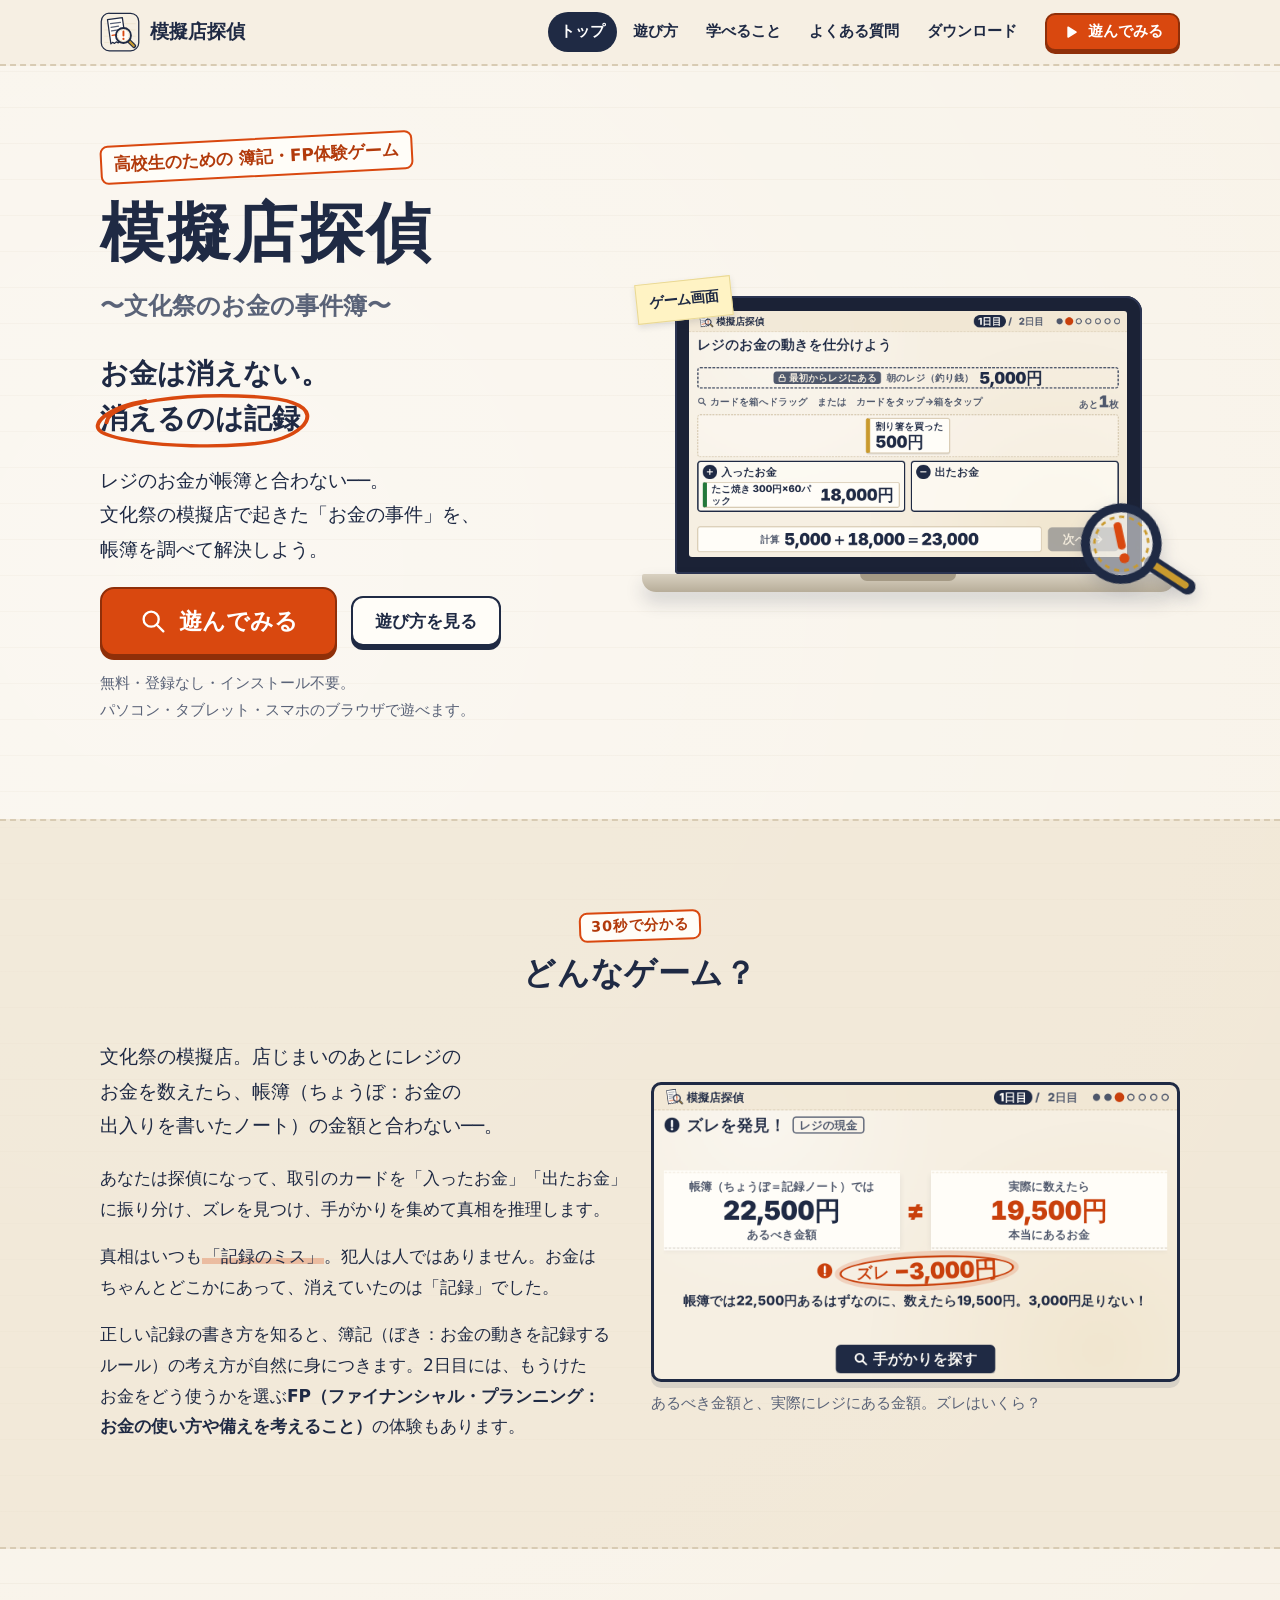
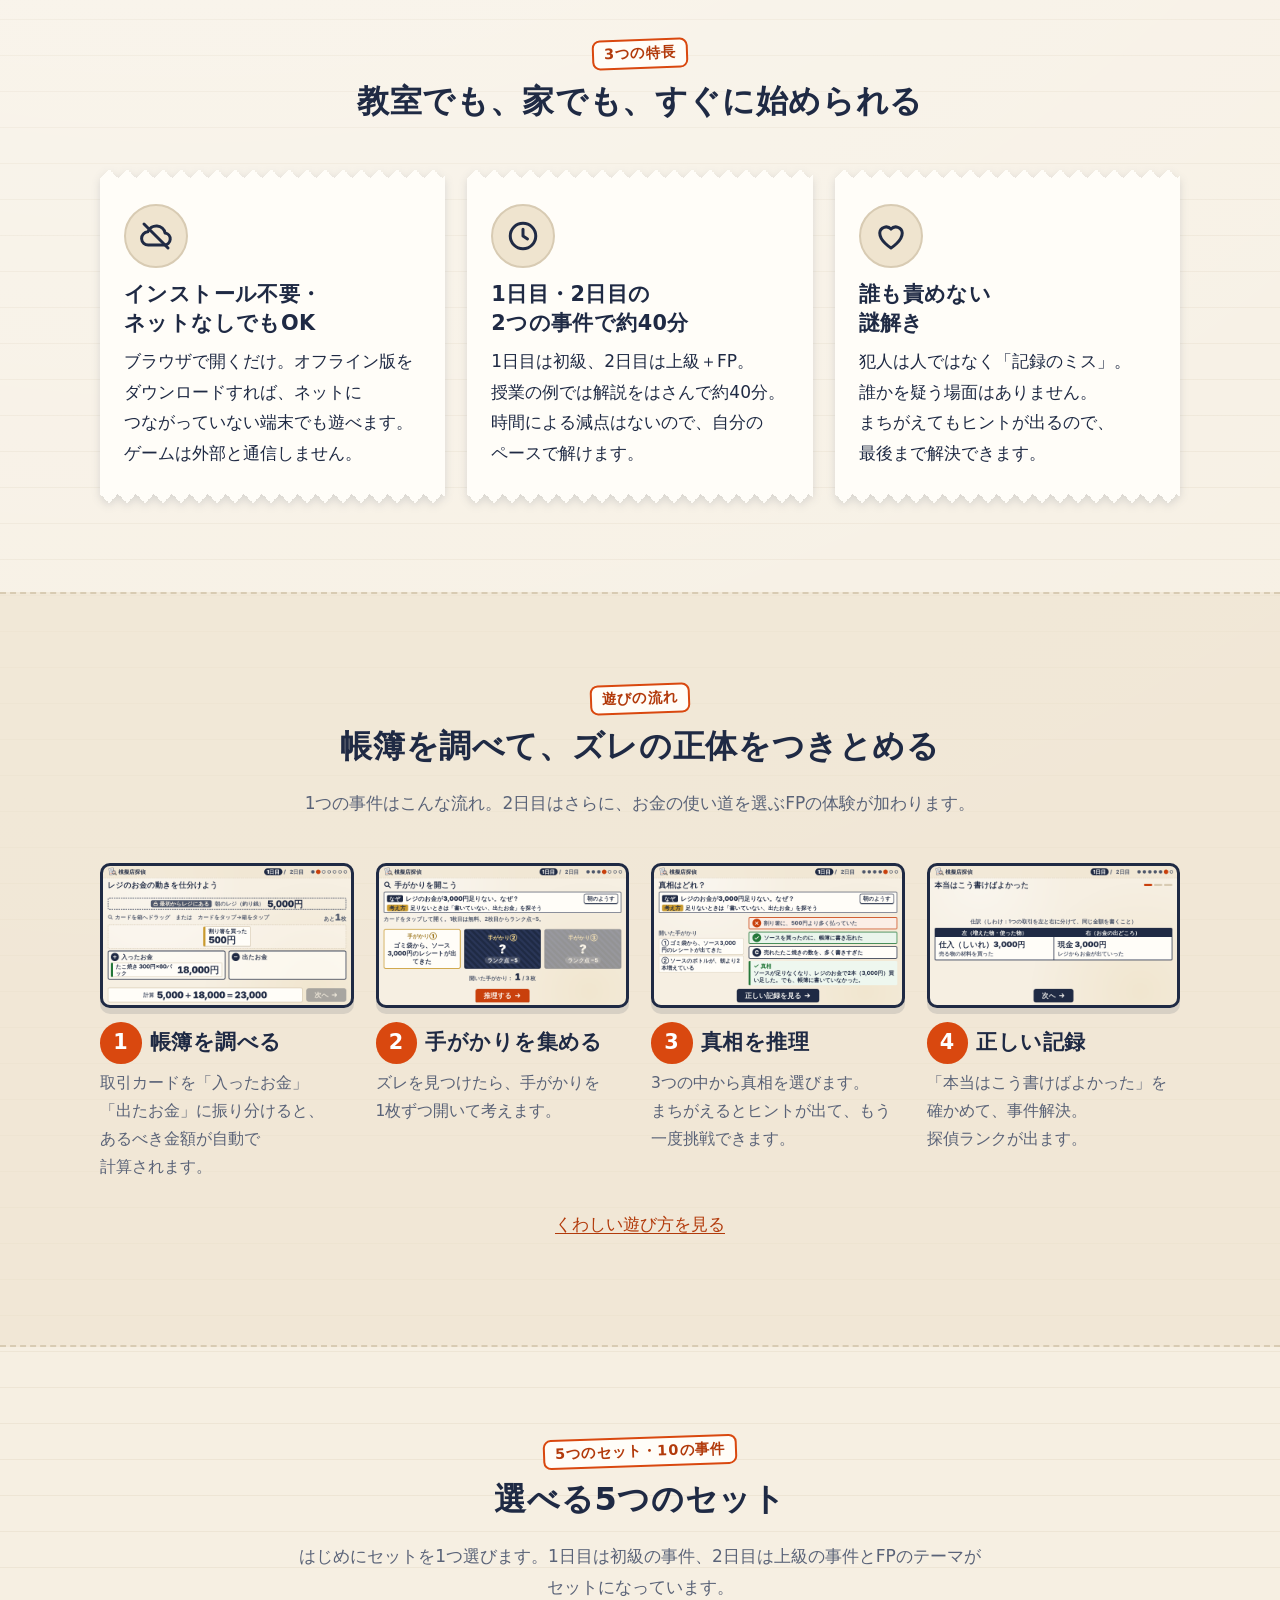
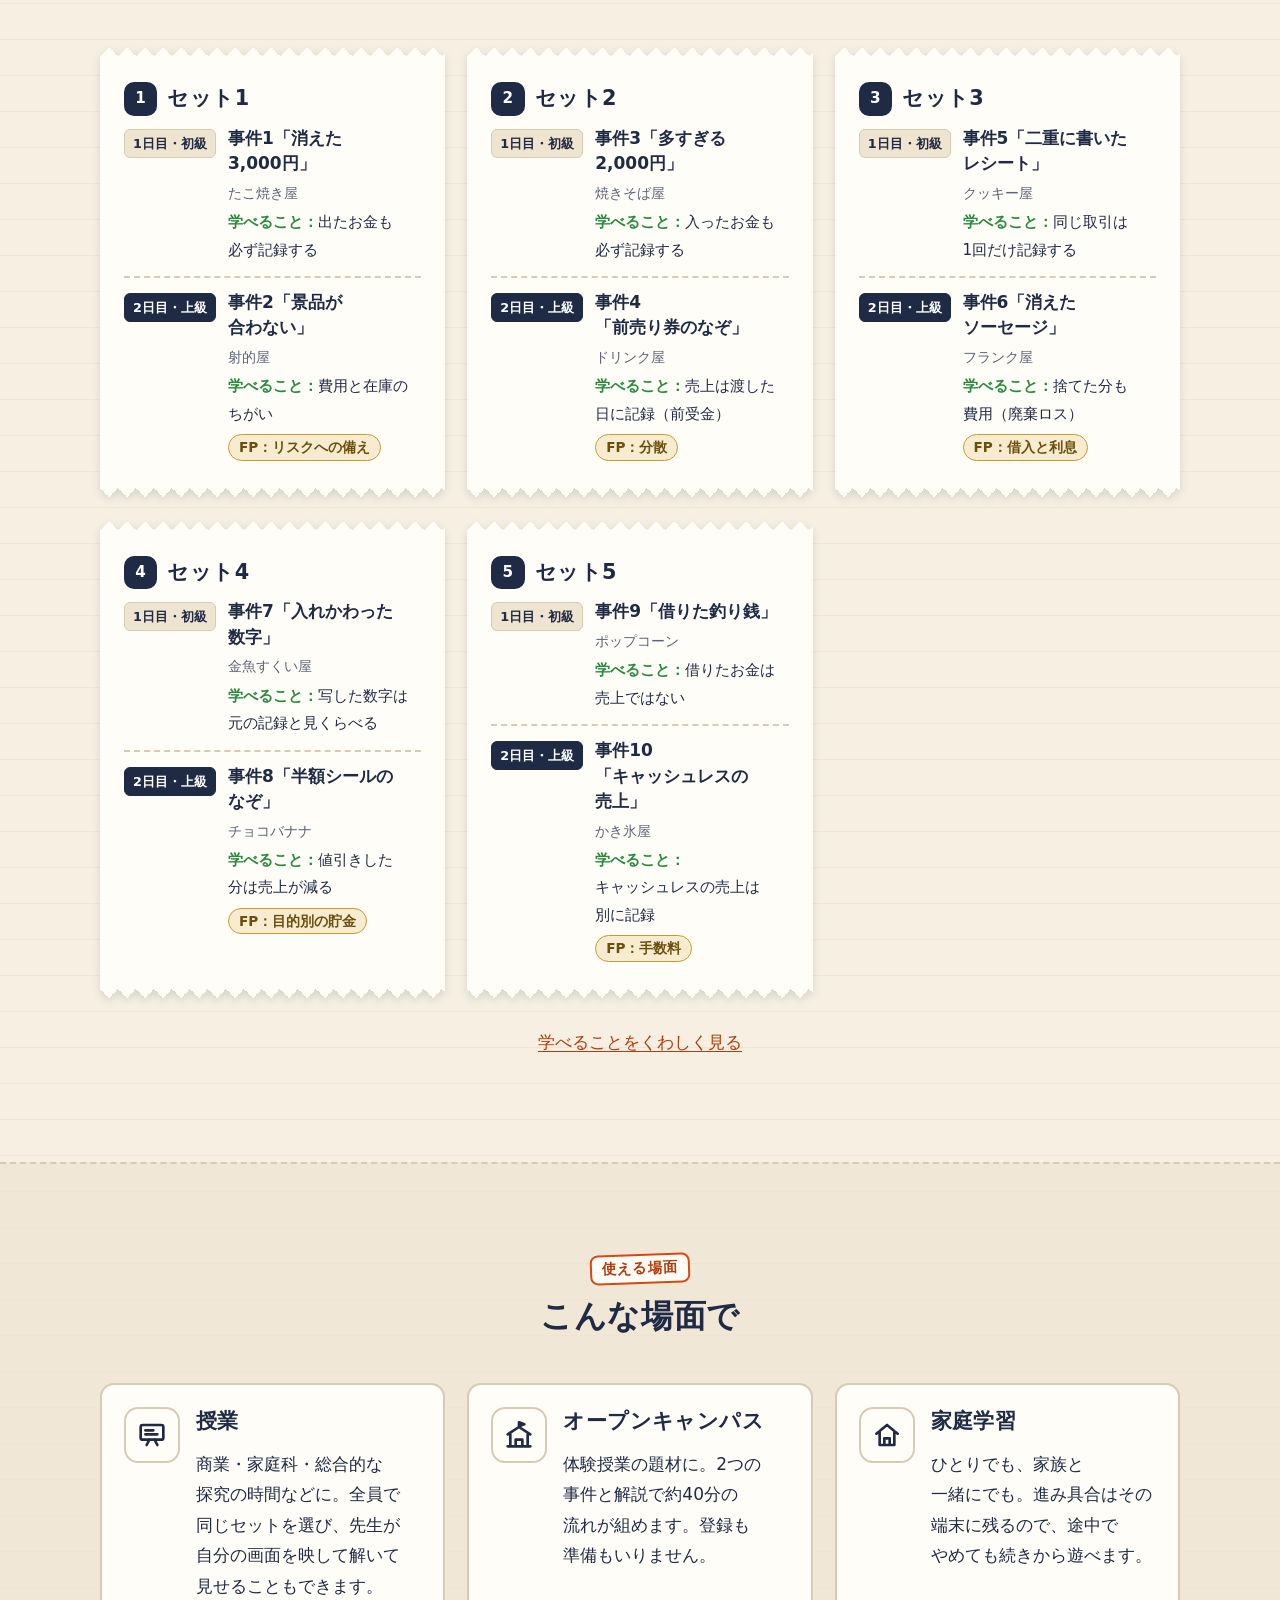
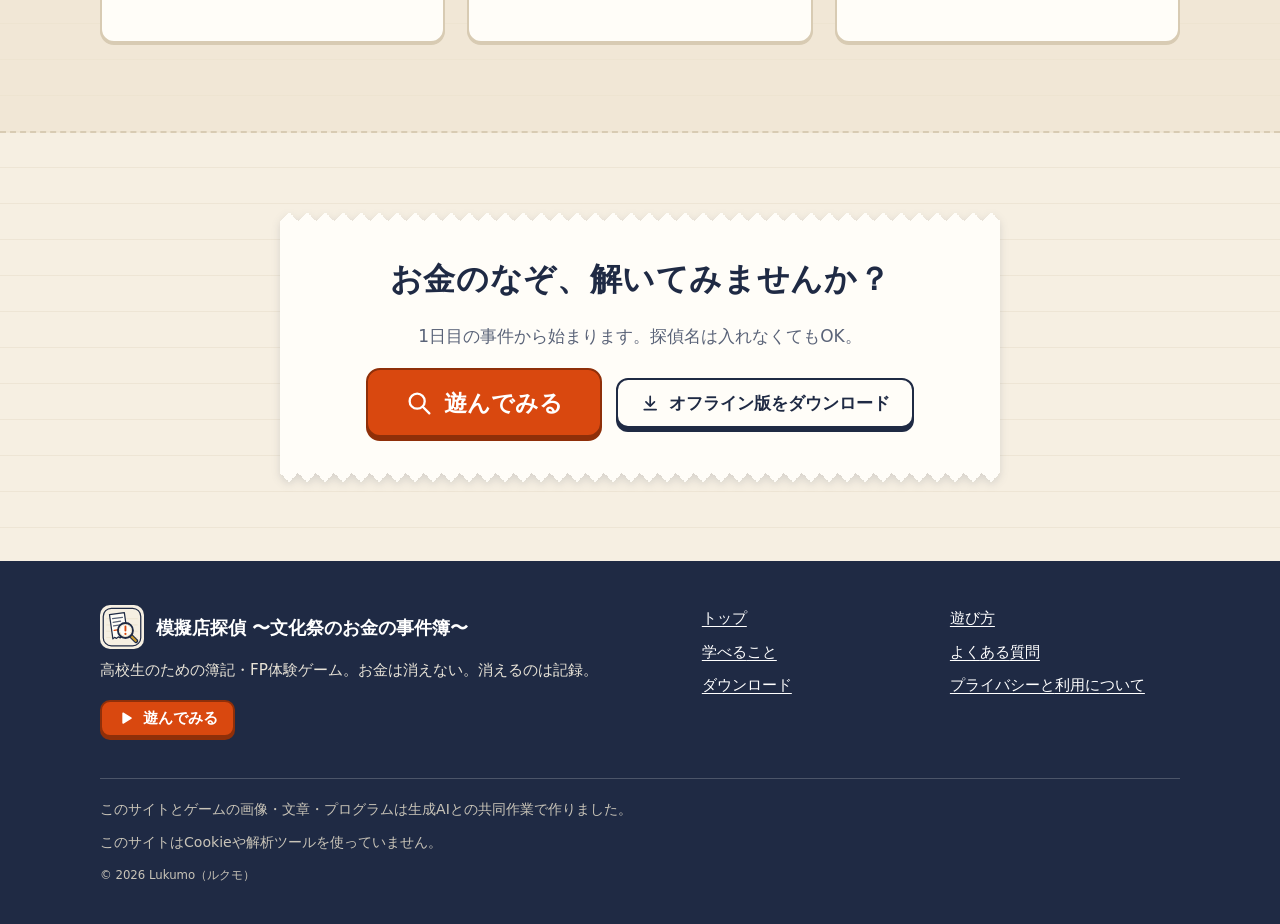
<file: index.html>
<!doctype html>
<html lang="ja" class="no-js">
<head>
<meta charset="utf-8">
<meta name="viewport" content="width=device-width, initial-scale=1">
<title>模擬店探偵 〜文化祭のお金の事件簿〜｜高校生のための簿記・FP体験ゲーム</title>
<meta name="description" content="高校生のための簿記・FP体験ゲーム。文化祭の模擬店で起きたお金の「事件」を、帳簿を調べて解決します。お金は消えない。消えるのは記録。ブラウザで無料・インストール不要。">
<meta name="theme-color" content="#f6efe2">
<link rel="icon" href="play/icon/favicon.svg" type="image/svg+xml">
<link rel="icon" href="play/icon/favicon-32.png" sizes="32x32" type="image/png">
<link rel="apple-touch-icon" href="play/icon/apple-touch-icon.png">
<meta property="og:type" content="website">
<meta property="og:site_name" content="模擬店探偵 〜文化祭のお金の事件簿〜">
<meta property="og:title" content="模擬店探偵 〜文化祭のお金の事件簿〜｜高校生のための簿記・FP体験ゲーム">
<meta property="og:description" content="高校生のための簿記・FP体験ゲーム。文化祭の模擬店で起きたお金の「事件」を、帳簿を調べて解決します。お金は消えない。消えるのは記録。ブラウザで無料・インストール不要。">
<meta property="og:image" content="https://mogiten-tantei.github.io/assets/shots/title.png">
<meta property="og:url" content="https://mogiten-tantei.github.io/">
<link rel="canonical" href="https://mogiten-tantei.github.io/">
<meta property="og:locale" content="ja_JP">
<meta name="twitter:card" content="summary_large_image">
<link rel="stylesheet" href="assets/style.css">
<script src="assets/site.js" defer></script>
</head>
<body>
<a class="skip" href="#main">本文へ<wbr>移動</a>
<header class="site-header">
  <div class="wrap header-inner">
    <a class="brand" href="index.html"><img src="play/icon/icon.svg" width="40" height="40" alt="">模擬店探偵</a>
    <nav class="nav" id="site-nav" aria-label="メインメニュー">
      <ul>
        <li><a href="index.html" aria-current="page">トップ</a></li>
        <li><a href="how-to-play.html">遊び方</a></li>
        <li><a href="learn.html">学べる<wbr>こと</a></li>
        <li><a href="faq.html">よく<wbr>ある<wbr>質問</a></li>
        <li><a href="download.html">ダウンロード</a></li>
      </ul>
    </nav>
    <a class="btn btn-play btn-sm header-play" href="play/index.html"><svg class="icon" viewBox="0 0 24 24" fill="none" stroke="currentColor" stroke-width="2" stroke-linecap="round" stroke-linejoin="round" aria-hidden="true" focusable="false"><path d="M8 5.5v13l10.5-6.5z" fill="currentColor"/></svg>遊んで<wbr>みる</a>
    <button class="menu-btn" type="button" aria-controls="site-nav" aria-expanded="false" aria-label="メニューを開く"><span class="bars" aria-hidden="true"><span></span><span></span><span></span></span><span class="label">メニュー</span></button>
  </div>
</header>
<main id="main">

<section class="hero">
  <div class="wrap hero-inner">
    <div class="hero-copy">
      <span class="hero-tag">高校生の<wbr>ための<wbr> 簿記・FP体験ゲーム</span>
      <h1>模擬店探偵</h1>
      <p class="subtitle">〜文化祭の<wbr>お金の<wbr>事件簿〜</p>
      <p class="catch">お金は<wbr>消えない。<br><span class="pen-circle">消えるのは<wbr>記録<svg viewBox="0 0 200 60" preserveAspectRatio="none" aria-hidden="true" focusable="false"><path d="M18 34C20 12 90 4 150 8s50 30 22 42S40 60 14 44C2 36 20 18 52 12" fill="none" stroke="#d9480f" stroke-width="3.5" stroke-linecap="round"/></svg></span></p>
      <p class="lead">レジの<wbr>お金が<wbr>帳簿と<wbr>合わない<wbr>──。<br>文化祭の<wbr>模擬店で<wbr>起きた<wbr>「お金の<wbr>事件」を、<br>帳簿を<wbr>調べて<wbr>解決しよう。</p>
      <div class="btn-row">
        <a class="btn btn-play btn-lg" href="play/index.html"><svg class="icon" viewBox="0 0 24 24" fill="none" stroke="currentColor" stroke-width="2" stroke-linecap="round" stroke-linejoin="round" aria-hidden="true" focusable="false"><circle cx="10.5" cy="10.5" r="6.5"/><path d="M15.5 15.5 21 21"/></svg>遊んで<wbr>みる</a>
        <a class="btn" href="how-to-play.html">遊び方を<wbr>見る</a>
      </div>
      <p class="note">無料・登録なし・インストール不要。<br>パソコン・タブレット・スマホの<wbr>ブラウザで<wbr>遊べます。</p>
    </div>
    <div class="hero-visual">
      <span class="sticky-note">ゲーム画面</span>
      <div class="laptop">
        <div class="laptop-screen">
          <img src="assets/shots/sort.png" width="1280" height="720" alt="ゲーム画面：レジのお金の動きを「入ったお金」「出たお金」の箱に仕分けている様子。下に計算式 5,000＋18,000＝23,000 が出ている" decoding="async" fetchpriority="high">
        </div>
        <div class="laptop-base"></div>
      </div>
      <svg class="loupe" viewBox="0 0 120 120" aria-hidden="true" focusable="false"><path d="M78 78l30 30" stroke="#1f2a44" stroke-width="16" stroke-linecap="round"/><path d="M80 80l26 26" stroke="#c99a2e" stroke-width="7" stroke-linecap="round"/><circle cx="52" cy="52" r="36" fill="rgba(255,253,248,.55)" stroke="#1f2a44" stroke-width="9"/><circle cx="52" cy="52" r="27" fill="none" stroke="#c99a2e" stroke-width="2.5" stroke-dasharray="5 5"/><path d="M52 34v20" stroke="#d9480f" stroke-width="8" stroke-linecap="round"/><circle cx="52" cy="67" r="5" fill="#d9480f"/></svg>
    </div>
  </div>
</section>

<section class="section section-alt" id="about">
  <div class="wrap">
    <div class="section-head">
      <span class="eyebrow">30秒で<wbr>分かる</span>
      <h2>どんな<wbr>ゲーム？</h2>
    </div>
    <div class="grid grid-2" style="align-items:center">
      <div class="reveal">
        <p class="lead">文化祭の<wbr>模擬店。<wbr>店じまいの<wbr>あとに<wbr>レジの<wbr>お金を<wbr>数えたら、<wbr>帳簿<wbr>（ちょう<wbr>ぼ：お金の<wbr>出入りを<wbr>書いた<wbr>ノート）の<wbr>金額と<wbr>合わない<wbr>──。</p>
        <p>あなたは<wbr>探偵に<wbr>なって、<wbr>取引の<wbr>カードを<wbr>「入った<wbr>お金」<wbr>「出た<wbr>お金」に<wbr>振り分け、<wbr>ズレを<wbr>見つけ、<wbr>手が<wbr>かりを<wbr>集めて<wbr>真相を<wbr>推理します。</p>
        <p>真相は<wbr>いつも<span class="pen">「記録の<wbr>ミス」</span>。<wbr>犯人は<wbr>人ではありません。<wbr>お金は<wbr>ちゃんと<wbr>どこかに<wbr>あって、<wbr>消えていたのは<wbr>「記録」でした。</p>
        <p>正しい<wbr>記録の<wbr>書き方を<wbr>知ると、<wbr>簿記<wbr>（ぼき：お金の<wbr>動きを<wbr>記録する<wbr>ルール）の<wbr>考え方が<wbr>自然に<wbr>身に<wbr>つきます。<wbr>2日目には、<wbr>もうけた<wbr>お金を<wbr>どう<wbr>使うかを<wbr>選ぶ<strong>FP<wbr>（ファイナンシャル・プランニング：お金の<wbr>使い方や<wbr>備えを<wbr>考える<wbr>こと）</strong>の<wbr>体験も<wbr>あります。</p>
      </div>
      <figure class="reveal">
        <div class="shot"><img src="assets/shots/gap.png" width="1280" height="720" alt="ゲーム画面：あるべきお金と実際のお金を並べ、ズレを朱色で強調している" loading="lazy" decoding="async"></div>
        <figcaption>あるべき<wbr>金額と、<wbr>実際に<wbr>レジに<wbr>ある<wbr>金額。<wbr>ズレは<wbr>いくら？</figcaption>
      </figure>
    </div>
  </div>
</section>

<section class="section" id="features">
  <div class="wrap">
    <div class="section-head">
      <span class="eyebrow">3つの<wbr>特長</span>
      <h2>教室でも、<wbr>家でも、<wbr>すぐに<wbr>始められる</h2>
    </div>
    <div class="grid grid-3">
      <div class="receipt feature reveal">
        <div class="f-icon"><svg class="icon" viewBox="0 0 24 24" fill="none" stroke="currentColor" stroke-width="2" stroke-linecap="round" stroke-linejoin="round" aria-hidden="true" focusable="false"><path d="M7 18h10.5a4 4 0 0 0 .6-7.95A6 6 0 0 0 6.6 9.2 4.4 4.4 0 0 0 7 18z"/><path d="M4 4l16 16"/></svg></div>
        <h3>インストール不要・<br>ネットなしでも<wbr>OK</h3>
        <p>ブラウザで<wbr>開くだけ。<wbr>オフライン版を<wbr>ダウンロードすれば、<wbr>ネットに<wbr>つながっていない<wbr>端末でも<wbr>遊べます。<wbr>ゲームは<wbr>外部と<wbr>通信しません。</p>
      </div>
      <div class="receipt feature reveal">
        <div class="f-icon"><svg class="icon" viewBox="0 0 24 24" fill="none" stroke="currentColor" stroke-width="2" stroke-linecap="round" stroke-linejoin="round" aria-hidden="true" focusable="false"><circle cx="12" cy="12" r="8.5"/><path d="M12 7.5V12l3 2"/></svg></div>
        <h3>1日目・2日目の<br>2つの<wbr>事件で<wbr>約40分</h3>
        <p>1日目は<wbr>初級、<wbr>2日目は<wbr>上級＋FP。<wbr>授業の<wbr>例では<wbr>解説を<wbr>はさんで<wbr>約40分。<wbr>時間に<wbr>よる<wbr>減点は<wbr>ないので、<wbr>自分の<wbr>ペースで<wbr>解けます。</p>
      </div>
      <div class="receipt feature reveal">
        <div class="f-icon"><svg class="icon" viewBox="0 0 24 24" fill="none" stroke="currentColor" stroke-width="2" stroke-linecap="round" stroke-linejoin="round" aria-hidden="true" focusable="false"><path d="M12 20s-7.5-4.6-7.5-10A4.3 4.3 0 0 1 12 7.4 4.3 4.3 0 0 1 19.5 10c0 5.4-7.5 10-7.5 10z"/></svg></div>
        <h3>誰も<wbr>責めない<br>謎<wbr>解き</h3>
        <p>犯人は<wbr>人ではなく<wbr>「記録の<wbr>ミス」。<wbr>誰かを<wbr>疑う<wbr>場面は<wbr>ありません。<wbr>まちがえても<wbr>ヒントが<wbr>出るので、<wbr>最後まで<wbr>解決できます。</p>
      </div>
    </div>
  </div>
</section>

<section class="section section-alt" id="flow">
  <div class="wrap">
    <div class="section-head">
      <span class="eyebrow">遊びの<wbr>流れ</span>
      <h2>帳簿を<wbr>調べて、<wbr>ズレの<wbr>正体を<wbr>つきとめる</h2>
      <p>1つの<wbr>事件は<wbr>こんな<wbr>流れ。<wbr>2日目は<wbr>さらに、<wbr>お金の<wbr>使い道を<wbr>選ぶ<wbr>FPの<wbr>体験が<wbr>加わります。</p>
    </div>
    <ol class="grid grid-4 digest">
      <li class="reveal"><div class="shot"><img src="assets/shots/sort.png" width="1280" height="720" alt="仕分けの画面：取引カードを入ったお金・出たお金の箱へ動かす" loading="lazy" decoding="async"></div><h3><span class="num">1</span>帳簿を<wbr>調べる</h3><p>取引カードを<wbr>「入った<wbr>お金」<wbr>「出た<wbr>お金」に<wbr>振り分けると、<wbr>あるべき<wbr>金額が<wbr>自動で<wbr>計算されます。</p></li>
      <li class="reveal"><div class="shot"><img src="assets/shots/clues.png" width="1280" height="720" alt="手がかりの画面：手がかりのカードを1枚ずつ開く" loading="lazy" decoding="async"></div><h3><span class="num">2</span>手が<wbr>かりを<wbr>集める</h3><p>ズレを<wbr>見つけたら、<wbr>手が<wbr>かりを<wbr>1枚ずつ<wbr>開いて<wbr>考えます。</p></li>
      <li class="reveal"><div class="shot"><img src="assets/shots/truth.png" width="1280" height="720" alt="推理の画面：真相を3つの選択肢から選ぶ" loading="lazy" decoding="async"></div><h3><span class="num">3</span>真相を<wbr>推理</h3><p>3つの<wbr>中から<wbr>真相を<wbr>選びます。<wbr>まちがえると<wbr>ヒントが<wbr>出て、<wbr>もう<wbr>一度<wbr>挑戦できます。</p></li>
      <li class="reveal"><div class="shot"><img src="assets/shots/record.png" width="1280" height="720" alt="正しい記録の画面：仕訳を左右に分けて、やさしい言い換えつきで表示" loading="lazy" decoding="async"></div><h3><span class="num">4</span>正しい<wbr>記録</h3><p>「本当は<wbr>こう<wbr>書けば<wbr>よかった」を<wbr>確かめて、<wbr>事件解決。<wbr>探偵ランクが<wbr>出ます。</p></li>
    </ol>
    <p class="center" style="margin-top:28px"><a href="how-to-play.html">くわしい<wbr>遊び方を<wbr>見る</a></p>
  </div>
</section>

<section class="section" id="sets">
  <div class="wrap">
    <div class="section-head">
      <span class="eyebrow">5つの<wbr>セット・10の<wbr>事件</span>
      <h2>選べる<wbr>5つの<wbr>セット</h2>
      <p>はじめに<wbr>セットを<wbr>1つ<wbr>選びます。<wbr>1日目は<wbr>初級の<wbr>事件、<wbr>2日目は<wbr>上級の<wbr>事件と<wbr>FPの<wbr>テーマが<wbr>セットに<wbr>なっています。</p>
    </div>
    <div class="sets">
    <article class="receipt set-card reveal">
      <h3><span class="set-no">1</span>セット1</h3>
      <div class="day day-1">
        <span class="day-label">1日目・初級</span>
        <div>
          <span class="case-title">事件1<wbr>「消えた<wbr>3,000円」</span>
          <span class="case-shop">た<wbr>こ焼き屋</span>
          <span class="case-learn">出た<wbr>お金も<wbr>必ず<wbr>記録する</span>
          
          
        </div>
      </div>
      <div class="day day-2">
        <span class="day-label">2日目・上級</span>
        <div>
          <span class="case-title">事件2<wbr>「景品が<wbr>合わない」</span>
          <span class="case-shop">射的屋</span>
          <span class="case-learn">費用と<wbr>在庫の<wbr>ちがい</span>
          
          <span class="fp-chip">FP：リスクへの<wbr>備え</span>
        </div>
      </div>
    </article>
    <article class="receipt set-card reveal">
      <h3><span class="set-no">2</span>セット2</h3>
      <div class="day day-1">
        <span class="day-label">1日目・初級</span>
        <div>
          <span class="case-title">事件3<wbr>「多すぎる<wbr>2,000円」</span>
          <span class="case-shop">焼きそば屋</span>
          <span class="case-learn">入った<wbr>お金も<wbr>必ず<wbr>記録する</span>
          
          
        </div>
      </div>
      <div class="day day-2">
        <span class="day-label">2日目・上級</span>
        <div>
          <span class="case-title">事件4<wbr>「前売り券のなぞ」</span>
          <span class="case-shop">ドリンク屋</span>
          <span class="case-learn">売上は<wbr>渡した<wbr>日に<wbr>記録<wbr>（前受金）</span>
          
          <span class="fp-chip">FP：分散</span>
        </div>
      </div>
    </article>
    <article class="receipt set-card reveal">
      <h3><span class="set-no">3</span>セット3</h3>
      <div class="day day-1">
        <span class="day-label">1日目・初級</span>
        <div>
          <span class="case-title">事件5<wbr>「二重に<wbr>書いた<wbr>レシート」</span>
          <span class="case-shop">クッキー屋</span>
          <span class="case-learn">同じ<wbr>取引は<wbr>1回だけ<wbr>記録する</span>
          
          
        </div>
      </div>
      <div class="day day-2">
        <span class="day-label">2日目・上級</span>
        <div>
          <span class="case-title">事件6<wbr>「消えた<wbr>ソーセージ」</span>
          <span class="case-shop">フランク屋</span>
          <span class="case-learn">捨てた<wbr>分も<wbr>費用<wbr>（廃棄ロス）</span>
          
          <span class="fp-chip">FP：借入と<wbr>利息</span>
        </div>
      </div>
    </article>
    <article class="receipt set-card reveal">
      <h3><span class="set-no">4</span>セット4</h3>
      <div class="day day-1">
        <span class="day-label">1日目・初級</span>
        <div>
          <span class="case-title">事件7<wbr>「入れか<wbr>わった<wbr>数字」</span>
          <span class="case-shop">金魚すくい屋</span>
          <span class="case-learn">写した<wbr>数字は<wbr>元の<wbr>記録と<wbr>見くらべる</span>
          
          
        </div>
      </div>
      <div class="day day-2">
        <span class="day-label">2日目・上級</span>
        <div>
          <span class="case-title">事件8<wbr>「半額シールの<wbr>なぞ」</span>
          <span class="case-shop">チョコバナナ</span>
          <span class="case-learn">値<wbr>引きした<wbr>分は<wbr>売上が<wbr>減る</span>
          
          <span class="fp-chip">FP：目的別の<wbr>貯金</span>
        </div>
      </div>
    </article>
    <article class="receipt set-card reveal">
      <h3><span class="set-no">5</span>セット5</h3>
      <div class="day day-1">
        <span class="day-label">1日目・初級</span>
        <div>
          <span class="case-title">事件9<wbr>「借りた<wbr>釣り銭」</span>
          <span class="case-shop">ポップコーン</span>
          <span class="case-learn">借りた<wbr>お金は<wbr>売上ではない</span>
          
          
        </div>
      </div>
      <div class="day day-2">
        <span class="day-label">2日目・上級</span>
        <div>
          <span class="case-title">事件10<wbr>「キャッシュレスの<wbr>売上」</span>
          <span class="case-shop">かき氷屋</span>
          <span class="case-learn">キャッシュレスの<wbr>売上は<wbr>別に<wbr>記録</span>
          
          <span class="fp-chip">FP：手数料</span>
        </div>
      </div>
    </article>
    </div>
    <p class="center" style="margin-top:28px"><a href="learn.html">学べる<wbr>ことを<wbr>くわしく<wbr>見る</a></p>
  </div>
</section>

<section class="section section-alt" id="scenes">
  <div class="wrap">
    <div class="section-head">
      <span class="eyebrow">使える<wbr>場面</span>
      <h2>こんな<wbr>場面で</h2>
    </div>
    <div class="grid grid-3">
      <div class="card scene reveal"><div class="s-icon"><svg class="icon" viewBox="0 0 24 24" fill="none" stroke="currentColor" stroke-width="2" stroke-linecap="round" stroke-linejoin="round" aria-hidden="true" focusable="false"><rect x="3.5" y="4.5" width="17" height="11" rx="1.5"/><path d="M8 19.5l2-4M16 19.5l-2-4M7 8.5h6M7 11.5h9"/></svg></div><div><h3>授業</h3><p>商業・家庭科・総合的な<wbr>探究の<wbr>時間などに。<wbr>全員で<wbr>同じ<wbr>セットを<wbr>選び、<wbr>先生が<wbr>自分の<wbr>画面を<wbr>映して<wbr>解いて<wbr>見せる<wbr>こともできます。</p></div></div>
      <div class="card scene reveal"><div class="s-icon"><svg class="icon" viewBox="0 0 24 24" fill="none" stroke="currentColor" stroke-width="2" stroke-linecap="round" stroke-linejoin="round" aria-hidden="true" focusable="false"><path d="M3.5 20.5h17M5.5 20.5v-9M18.5 20.5v-9M9.5 20.5v-5h5v5M3.5 11.5 12 6l8.5 5.5M12 6V2.5l4 1.5-4 1.5"/></svg></div><div><h3>オープンキャンパス</h3><p>体<wbr>験授業の<wbr>題材に。<wbr>2つの<wbr>事件と<wbr>解説で<wbr>約40分の<wbr>流れが<wbr>組めます。<wbr>登録も<wbr>準備も<wbr>いりません。</p></div></div>
      <div class="card scene reveal"><div class="s-icon"><svg class="icon" viewBox="0 0 24 24" fill="none" stroke="currentColor" stroke-width="2" stroke-linecap="round" stroke-linejoin="round" aria-hidden="true" focusable="false"><path d="M4 11 12 4.5 20 11M6.5 9v10.5h11V9M10 19.5v-5h4v5"/></svg></div><div><h3>家庭学習</h3><p>ひとりでも、<wbr>家族と<wbr>一緒にでも。<wbr>進み具合は<wbr>その<wbr>端末に<wbr>残るので、<wbr>途中で<wbr>やめても<wbr>続きから<wbr>遊べます。</p></div></div>
    </div>
  </div>
</section>

<section class="section cta">
  <div class="wrap">
    <div class="receipt reveal">
      <h2>お金の<wbr>なぞ、<wbr>解いてみませんか？</h2>
      <p class="muted">1日目の<wbr>事件から<wbr>始まります。<wbr>探偵名は<wbr>入れなくても<wbr>OK。</p>
      <div class="btn-row">
        <a class="btn btn-play btn-lg" href="play/index.html"><svg class="icon" viewBox="0 0 24 24" fill="none" stroke="currentColor" stroke-width="2" stroke-linecap="round" stroke-linejoin="round" aria-hidden="true" focusable="false"><circle cx="10.5" cy="10.5" r="6.5"/><path d="M15.5 15.5 21 21"/></svg>遊んで<wbr>みる</a>
        <a class="btn" href="download.html"><svg class="icon" viewBox="0 0 24 24" fill="none" stroke="currentColor" stroke-width="2" stroke-linecap="round" stroke-linejoin="round" aria-hidden="true" focusable="false"><path d="M12 4v11M7 10.5l5 5 5-5M5 19.5h14"/></svg>オフライン版を<wbr>ダウンロード</a>
      </div>
    </div>
  </div>
</section>
</main>
<footer class="site-footer">
  <div class="wrap">
    <div class="footer-grid">
      <div>
        <div class="footer-brand"><img src="play/icon/icon.svg" width="44" height="44" alt="">模擬店探偵 〜文化祭の<wbr>お金の<wbr>事件簿〜</div>
        <p>高校生の<wbr>ための<wbr>簿記・FP体験ゲーム。<wbr>お金は<wbr>消えない。<wbr>消えるのは<wbr>記録。</p>
        <p><a class="btn btn-play btn-sm" href="play/index.html"><svg class="icon" viewBox="0 0 24 24" fill="none" stroke="currentColor" stroke-width="2" stroke-linecap="round" stroke-linejoin="round" aria-hidden="true" focusable="false"><path d="M8 5.5v13l10.5-6.5z" fill="currentColor"/></svg>遊んで<wbr>みる</a></p>
      </div>
      <nav class="footer-nav" aria-label="フッターメニュー">
        <ul>
          <li><a href="index.html">トップ</a></li>
          <li><a href="how-to-play.html">遊び方</a></li>
          <li><a href="learn.html">学べる<wbr>こと</a></li>
          <li><a href="faq.html">よく<wbr>ある<wbr>質問</a></li>
          <li><a href="download.html">ダウンロード</a></li>
          <li><a href="privacy.html">プライバシーと<wbr>利用に<wbr>ついて</a></li>
        </ul>
      </nav>
    </div>
    <div class="footer-note">
      <p>この<wbr>サイトと<wbr>ゲームの<wbr>画像・文章・<wbr>プログラムは<wbr>生成AIとの<wbr>共同作業で<wbr>作りました。</p>
      <p>この<wbr>サイトは<wbr>Cookieや<wbr>解析ツールを<wbr>使っていません。</p>
      <p><small>© 2026 Lukumo<wbr>（ルクモ）</small></p>
    </div>
  </div>
</footer>
</body>
</html>
</file>
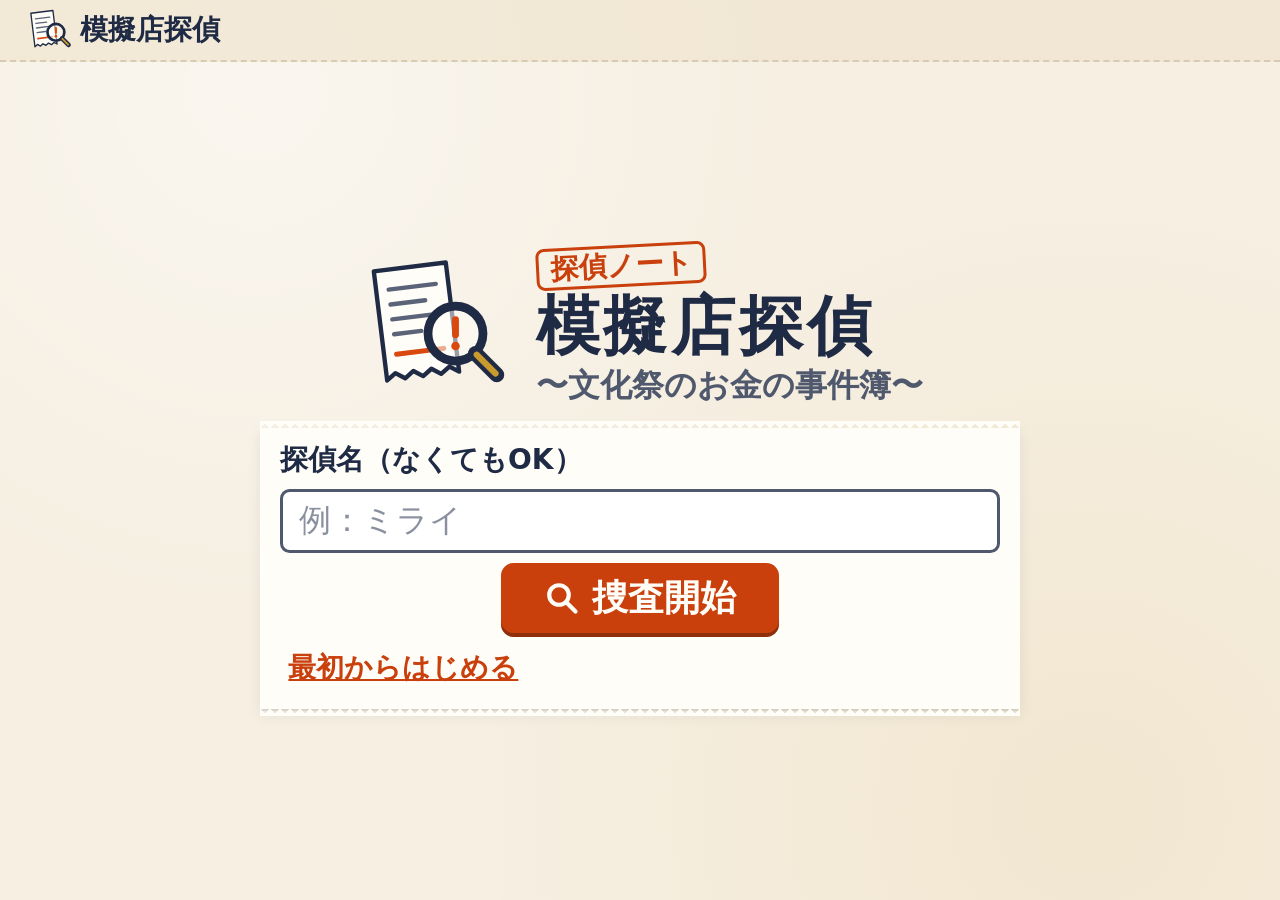
<file: play/index.html>
<!DOCTYPE html>
<html lang="ja">
<head>
<meta charset="utf-8">
<meta name="viewport" content="width=device-width,initial-scale=1,viewport-fit=cover">
<title>模擬店探偵 〜文化祭のお金の事件簿〜</title>
<link rel="icon" href="icon/favicon.svg" type="image/svg+xml">
<link rel="icon" href="icon/favicon-32.png" sizes="32x32" type="image/png">
<link rel="icon" href="icon/favicon-16.png" sizes="16x16" type="image/png">
<link rel="apple-touch-icon" href="icon/apple-touch-icon.png">
<style>
/*
 * 文字サイズの方針（プロジェクターで教室全体に映す前提）
 * 1280×720 を基準に、ビューポートに比例させる（--u = 1280×720 での 1px）。
 * 1280×720 で：本文・ボタン・注記など 28px 以上、金額・数字 48px 以上。
 * --k は --u に「入りきらないときの縮小率 --fit」を掛けたもの（1280×720 では縮めない設計）。
 */
:root{
  --paper:#f6efe2; --paper2:#efe4cf; --ink:#1f2a44; --ink-soft:#4f586c;
  --accent:#c9400c; --ok:#24783a; --gold:#c99a2e; --card:#fffdf8; --line:#d8cbb3;
  --font: system-ui, "Hiragino Maru Gothic ProN", "BIZ UDPGothic", "Meiryo", sans-serif;
  --u: min(calc(100vw / 1280), calc(100vh / 720));
}
body{--k:var(--u)}
.scr{--k:calc(var(--u) * var(--fit, 1))}
body,.scr{
  --f28:calc(28 * var(--k)); --f32:calc(32 * var(--k)); --f36:calc(36 * var(--k));
  --f40:calc(40 * var(--k)); --f48:calc(48 * var(--k)); --f56:calc(56 * var(--k)); --f64:calc(64 * var(--k));
}
*{box-sizing:border-box;margin:0;padding:0}
html,body{height:100%;overflow:hidden}
body{
  font-family:var(--font); color:var(--ink); line-height:1.3; font-size:var(--f28);
  /* 文節の切れ目（ゼロ幅スペース）でだけ改行。入りきらないときだけ、どこでも折り返す */
  word-break:keep-all; overflow-wrap:anywhere; line-break:strict;
  background-color:var(--paper);
  background-image:
    radial-gradient(circle at 20% 10%, rgba(255,255,255,.45), transparent 40%),
    radial-gradient(circle at 85% 90%, rgba(201,154,46,.10), transparent 45%);
  -webkit-text-size-adjust:100%; text-size-adjust:100%;
  -webkit-tap-highlight-color:transparent;
}
#studentRoot{position:fixed; inset:0; display:flex; flex-direction:column; overflow:hidden}
button,input{font:inherit;color:inherit}
button{cursor:pointer}
svg{display:block}
.ico{width:1em;height:1em;display:inline-block;vertical-align:-.12em;flex:none}
b,strong{font-weight:900}

/* ===== ヘッダー ===== */
.top{
  flex:none; display:flex; align-items:center; gap:calc(24 * var(--k));
  padding:0 calc(20 * var(--k)); height:calc(62 * var(--k));
  border-bottom:calc(2 * var(--k)) dashed var(--line); background:rgba(239,228,207,.7);
  font-size:var(--f28);
}
.brand{display:flex;align-items:center;gap:.3em;background:none;border:0;font-weight:900;font-size:var(--f28);padding:0 .2em;border-radius:.3em;height:calc(56 * var(--k))}
.brand svg{width:calc(46 * var(--k));height:calc(46 * var(--k))}
.brand:disabled{cursor:default}
.days{display:flex;align-items:center;gap:.25em;color:var(--ink-soft);font-weight:800;margin-left:auto;font-size:var(--f28)}
.days span{font-size:var(--f28);padding:0 .45em;border-radius:1em}
.days .on{color:var(--card);background:var(--ink)}
.dots{display:flex;gap:calc(10 * var(--k));align-items:center}
.dot{width:calc(18 * var(--k));height:calc(18 * var(--k));border-radius:50%;border:calc(3 * var(--k)) solid var(--ink-soft);background:transparent}
.dot.done{background:var(--ink-soft)}
.dot.now{background:var(--accent);border-color:var(--accent);transform:scale(1.3)}

/* ===== ステージ ===== */
#stage{flex:1;min-height:0;display:flex;flex-direction:column;padding:calc(12 * var(--k)) calc(24 * var(--k)) calc(14 * var(--k))}
.scr{
  font-size:var(--f28);
  flex:1; min-height:0; display:flex; flex-direction:column; gap:calc(12 * var(--k));
  overflow:hidden; width:100%; margin:0 auto;
}
.scr > *{flex:none}
.grow{flex:1 1 auto !important;min-height:0;display:flex;flex-direction:column;justify-content:center;gap:calc(14 * var(--k))}
h1,h2,h3{line-height:1.2}
.hrow{display:flex;align-items:center;gap:calc(16 * var(--k))}
.hrow .h2{flex:1 1 auto;min-width:0}
.h2{font-size:var(--f40);font-weight:900;display:flex;align-items:center;gap:.4em;flex-wrap:wrap;line-height:1.2}
.tag{display:inline-block;font-size:var(--f28);font-weight:800;padding:0 .5em;border-radius:.3em;border:calc(3 * var(--k)) solid currentColor;color:var(--accent);vertical-align:middle;white-space:nowrap;line-height:1.3}
.tag.ink{color:var(--ink-soft)}
.note{color:var(--ink-soft);font-size:var(--f28);font-weight:700}
.center{text-align:center}
.marker{background:linear-gradient(transparent 58%, rgba(217,72,15,.28) 58%);padding:0 .1em}
.num,.isnum{font-variant-numeric:tabular-nums;font-weight:900;white-space:nowrap;font-size:max(var(--f48), 1em);line-height:1.15}
.acc{color:var(--accent)}
.okc{color:var(--ok)}

/* レシート風カード */
.receipt{
  position:relative; background:var(--card); padding:calc(14 * var(--k)) calc(20 * var(--k));
  margin:calc(6 * var(--k)) 0; box-shadow:0 2px 0 rgba(31,42,68,.08), 0 6px 14px rgba(31,42,68,.08);
}
.receipt::before,.receipt::after{
  content:""; position:absolute; left:0; right:0; height:calc(7 * var(--k));
  background:linear-gradient(-45deg, var(--card) calc(5 * var(--k)), transparent 0) 0 0/calc(10 * var(--k)) calc(7 * var(--k)) repeat-x,
             linear-gradient(45deg, var(--card) calc(5 * var(--k)), transparent 0) 0 0/calc(10 * var(--k)) calc(7 * var(--k)) repeat-x;
}
.receipt::before{top:calc(-7 * var(--k));transform:scaleY(-1)}
.receipt::after{bottom:calc(-7 * var(--k))}
.receipt .rule{border-top:calc(2 * var(--k)) dashed var(--line);margin:calc(6 * var(--k)) 0}
.rhead{font-weight:800;color:var(--ink-soft);font-size:var(--f28)}

/* ボタン */
.actions{display:flex;justify-content:center;align-items:center;gap:calc(16 * var(--k));flex-wrap:wrap}
.btn{
  min-height:calc(64 * var(--k)); padding:.2em 1.1em; border-radius:.35em; border:calc(3 * var(--k)) solid var(--ink);
  background:var(--ink); color:var(--card); font-weight:900; font-size:var(--f32); line-height:1.2;
  box-shadow:0 calc(4 * var(--k)) 0 rgba(31,42,68,.35); display:inline-flex;align-items:center;justify-content:center;gap:.35em;
  transition:transform .08s, box-shadow .08s; white-space:nowrap;
}
.btn:active{transform:translateY(3px);box-shadow:0 1px 0 rgba(31,42,68,.35)}
.btn.sec{background:var(--card);color:var(--ink)}
.btn.hot{background:var(--accent);border-color:var(--accent);box-shadow:0 calc(4 * var(--k)) 0 #8f2f09}
.btn.big{font-size:var(--f36);min-height:calc(70 * var(--k))}
.btn:disabled{opacity:.35;cursor:not-allowed;box-shadow:none;transform:none}
.linkbtn{background:none;border:0;min-height:calc(52 * var(--k));padding:0 .3em;color:var(--ink-soft);text-decoration:underline;font-size:var(--f28);font-weight:700}
.linkbtn.danger{color:var(--accent)}
input.txt{
  min-height:calc(64 * var(--k)); width:100%; padding:.1em .5em; border:calc(3 * var(--k)) solid var(--ink-soft); border-radius:.3em;
  background:#fff; font-size:var(--f32);
}
input.txt::placeholder{color:#8a90a0}
input.txt:focus{outline:calc(4 * var(--k)) solid rgba(217,72,15,.35);border-color:var(--accent)}
.err{color:var(--accent);font-weight:800;font-size:var(--f28);display:flex;align-items:center;gap:.3em}
.err:empty{display:none}
.msg{font-weight:800;display:flex;align-items:center;gap:.35em;justify-content:center}

/* ===== P0 ===== */
.p0{justify-content:center;align-items:center;gap:calc(16 * var(--k))}
.p0-hero{display:flex;align-items:center;gap:calc(28 * var(--k))}
.p0-hero .logo{width:calc(150 * var(--k));height:calc(150 * var(--k))}
.p0-hero .logo svg{width:100%;height:100%}
.p0-hero h1{font-size:var(--f64);font-weight:900;letter-spacing:.06em}
.p0-hero .sub{font-size:var(--f32);font-weight:800;color:var(--ink-soft)}
.p0-hero .kick{display:inline-block;font-size:var(--f28);font-weight:800;color:var(--accent);border:calc(3 * var(--k)) solid var(--accent);padding:0 .4em;border-radius:.3em;transform:rotate(-3deg)}
.p0-form{width:calc(760 * var(--k));display:flex;flex-direction:column;gap:calc(10 * var(--k))}
.p0-form label{font-weight:800;font-size:var(--f28)}
.p0-row{display:flex;gap:calc(14 * var(--k));align-items:center}
.p0-row input{flex:1 1 auto;min-width:0}
.p0-row .btn{flex:none}
.p0-links{display:flex;justify-content:space-between;gap:.5em}
.setlist{display:flex;flex-direction:column;gap:calc(6 * var(--k))}
.sethead,.setrow{display:grid;grid-template-columns:calc(64 * var(--k)) 1fr 1fr calc(40 * var(--k));gap:calc(14 * var(--k));align-items:center}
.sethead{font-size:var(--f28);font-weight:900;color:var(--ink-soft);padding:0 calc(12 * var(--k));line-height:1.1}
.setrow{text-align:left;background:var(--card);border:calc(3 * var(--k)) solid var(--line);border-radius:.35em;padding:calc(2 * var(--k)) calc(12 * var(--k));box-shadow:0 calc(3 * var(--k)) 0 rgba(31,42,68,.12)}
.setrow.on{border-color:var(--accent);background:#fff4ec;outline:calc(4 * var(--k)) solid rgba(217,72,15,.25)}
.setno{font-size:var(--f48);font-weight:900;text-align:center;color:var(--ink);line-height:1}
.setrow.on .setno{color:var(--accent)}
.setcell{display:flex;flex-direction:column;min-width:0}
.setti{font-size:var(--f28);font-weight:900;display:flex;align-items:center;gap:.4em;flex-wrap:wrap;line-height:1.15}
.setrow.on .selck{background:var(--accent);border-color:var(--accent)}
.sellearn{font-size:var(--f28);font-weight:800;color:var(--ok);display:flex;align-items:flex-start;gap:.2em;line-height:1.18}
.sellearn .ico{flex:none;width:.9em;height:.9em;margin-top:.15em}
.selck{flex:none;width:calc(40 * var(--k));height:calc(40 * var(--k));border-radius:50%;border:calc(3 * var(--k)) solid var(--line);display:flex;align-items:center;justify-content:center;color:#fff}
.selck .ico{width:70%;height:70%}
.p0 .warn{color:var(--accent);font-weight:800}

/* ===== P1 ===== */
.p1-grid{display:grid;grid-template-columns:calc(330 * var(--k)) 1fr;gap:calc(36 * var(--k));align-items:center}
.p1-ill{display:flex;flex-direction:column;align-items:center;gap:calc(8 * var(--k))}
.p1-ill svg{width:100%;height:auto}
.p1-ill .shop{font-weight:900;font-size:var(--f32);background:var(--ink);color:var(--card);padding:0 .8em;border-radius:1em}
.p1 h2{font-size:var(--f56);font-weight:900;margin:calc(6 * var(--k)) 0}
.p1 ul{list-style:none;display:flex;flex-direction:column;gap:calc(6 * var(--k));font-size:var(--f28);font-weight:700}
.p1 li{display:flex;gap:.45em;align-items:baseline}
.p1 li::before{content:"";flex:none;width:.5em;height:.5em;border-radius:50%;background:var(--gold);transform:translateY(-.1em)}
.case-no{font-weight:800;color:var(--ink-soft);display:flex;align-items:center;gap:.5em}

/* ===== 振り分け ===== */
.sortwrap{display:flex;flex-direction:column;gap:calc(6 * var(--k))}
.how{display:flex;align-items:center;justify-content:space-between;gap:1em;color:var(--ink-soft);font-weight:700}
.how .hw{display:flex;align-items:center;gap:.35em}
.how .acc{font-weight:900}
.deck{display:flex;flex-wrap:wrap;gap:calc(12 * var(--k));justify-content:center;align-items:stretch;min-height:calc(90 * var(--k));padding:calc(4 * var(--k)) calc(8 * var(--k));border:calc(3 * var(--k)) dashed var(--line);border-radius:.3em;background:rgba(255,253,248,.35)}
.deck .empty{align-self:center}
.deck.done{min-height:0;padding:calc(4 * var(--k))}
.tcard{
  touch-action:none; user-select:none; -webkit-user-select:none;
  background:var(--card); border:calc(3 * var(--k)) solid var(--line); border-left:calc(12 * var(--k)) solid var(--gold);
  border-radius:.25em; padding:calc(2 * var(--k)) calc(16 * var(--k)); display:flex; flex-direction:column; align-items:flex-start; justify-content:center;
  min-height:calc(64 * var(--k)); cursor:grab; text-align:left; box-shadow:0 calc(3 * var(--k)) 0 rgba(31,42,68,.12);
}
.tcard .lb{font-size:var(--f28);font-weight:800;line-height:1.25}
.tcard.sel{border-color:var(--accent);outline:calc(5 * var(--k)) solid rgba(217,72,15,.45);transform:translateY(-3px)}
.tcard.ghost{position:fixed;z-index:50;pointer-events:none;opacity:.92;transform:rotate(-3deg) scale(1.04);box-shadow:0 10px 20px rgba(31,42,68,.3)}
.tcard.lift{opacity:.3}
.tcard.shake{animation:shake .45s; border-color:var(--accent)}
@keyframes shake{0%,100%{transform:translateX(0)}20%{transform:translateX(-9px)}40%{transform:translateX(8px)}60%{transform:translateX(-6px)}80%{transform:translateX(4px)}}
.startbox{display:flex;align-items:center;justify-content:center;gap:.6em;padding:0 calc(16 * var(--k));border:calc(4 * var(--k)) dashed var(--ink-soft);border-radius:.3em;background:transparent;cursor:default;user-select:none;-webkit-user-select:none}
.startbox .sbtag{display:inline-flex;align-items:center;gap:.25em;font-size:var(--f28);font-weight:800;color:var(--paper);background:var(--ink-soft);border-radius:.3em;padding:0 .4em}
.startbox .sbtag svg{width:1em;height:1em}
.startbox .lb{font-size:var(--f28);font-weight:800;color:var(--ink-soft)}
.startbox .am{color:var(--ink)}
.tcard.in{cursor:default;border-left-color:var(--ok);padding:0 calc(14 * var(--k));min-height:0;box-shadow:none;width:100%;flex-direction:row;justify-content:space-between;align-items:center;gap:.5em}
.bins{display:grid;grid-template-columns:1fr 1fr;gap:calc(16 * var(--k))}
.bin{
  border:calc(4 * var(--k)) solid var(--ink); border-radius:.35em; background:rgba(255,253,248,.7);
  min-height:calc(100 * var(--k)); padding:calc(8 * var(--k)) calc(12 * var(--k)); display:flex; flex-direction:column; gap:calc(8 * var(--k)); cursor:pointer;
  transition:background .15s, transform .15s;
}
.bin.ready{border-style:dashed;background:rgba(217,72,15,.06)}
.bin.over{background:rgba(201,154,46,.25);transform:scale(1.02)}
.bin .bh{display:flex;align-items:center;gap:.4em;font-weight:900;font-size:var(--f32)}
.bin .sg{width:1.3em;height:1.3em;border-radius:50%;display:flex;align-items:center;justify-content:center;background:var(--ink);color:var(--card);flex:none}
.bin .sg .ico{width:.8em;height:.8em}
.bin .bn{font-size:var(--f28);color:var(--ink-soft);font-weight:700;margin-top:calc(-6 * var(--k))}
.bin .bt{margin-top:auto;display:flex;justify-content:flex-end;align-items:baseline;gap:.4em;color:var(--ink-soft);font-weight:800}
.foot{display:flex;align-items:center;gap:calc(18 * var(--k))}
.foot > .actions{flex:none}
.foot > .formula{flex:1 1 auto}
.formula{
  flex:none; min-width:0; display:flex;align-items:center;justify-content:center;gap:.2em .5em;flex-wrap:wrap;
  background:var(--card);border:calc(3 * var(--k)) solid var(--line);border-radius:.3em;padding:calc(4 * var(--k)) calc(16 * var(--k));min-height:calc(76 * var(--k))
}
.formula .fl{color:var(--ink-soft);font-weight:800}
.formula.done{border-color:var(--ok);background:#eef7ef}
.formula.done .fl{color:var(--ok)}
.formula .num{white-space:normal;overflow-wrap:anywhere}

/* ===== P3 ===== */
.p3row{display:flex;gap:calc(20 * var(--k));align-items:stretch}
.p3row > .calc{flex:0 0 calc(430 * var(--k))}
.cmp{flex:1 1 auto;display:grid;grid-template-columns:1fr auto 1fr;gap:calc(16 * var(--k));align-items:stretch}
.cmp .box{text-align:center;display:flex;flex-direction:column;justify-content:center;align-items:center;gap:calc(4 * var(--k))}
.cmp .box .lb{font-weight:800;color:var(--ink-soft)}
.cmp .box .v{font-size:var(--f64)}
.cmp .neq{align-self:center;font-size:var(--f64);font-weight:900;color:var(--accent)}
.diff{display:flex;align-items:center;justify-content:center;gap:.4em;font-size:var(--f40);font-weight:900;color:var(--accent)}
.diff .ring{display:flex;align-items:center;gap:.3em;border:calc(5 * var(--k)) solid var(--accent);border-radius:50% 46% 52% 48%;padding:0 .9em;transform:rotate(-2deg);animation:pulse 1.6s ease-in-out infinite}
.diff .ring .num{font-size:var(--f56)}
@keyframes pulse{0%,100%{box-shadow:0 0 0 0 rgba(217,72,15,.0)}50%{box-shadow:0 0 0 .3em rgba(217,72,15,.18)}}
.calc{display:flex;flex-direction:column;gap:calc(2 * var(--k));width:100%;justify-content:center}
.line{display:flex;justify-content:space-between;align-items:center;gap:1em;font-weight:700}
.line.tot{font-weight:900;border-top:calc(3 * var(--k)) dashed var(--line);padding-top:calc(2 * var(--k))}
.bigmsg{font-size:var(--f32);font-weight:800;text-align:center}

/* ===== P4 ===== */
.clues{display:grid;gap:calc(18 * var(--k));grid-template-columns:repeat(var(--n,3),1fr)}
.clue{
  position:relative; min-height:calc(200 * var(--k)); border-radius:.35em; border:calc(4 * var(--k)) solid var(--ink);
  display:flex;flex-direction:column;align-items:center;justify-content:center;gap:calc(8 * var(--k));padding:calc(14 * var(--k));text-align:center;
}
.clue.down{background:repeating-linear-gradient(45deg, var(--ink) 0 .4em, #2a3657 .4em .8em);color:var(--card)}
.clue.down .q{font-size:var(--f64);font-weight:900;line-height:1}
.clue.down.lock{opacity:.45;cursor:not-allowed}
.clue.open{background:var(--card);cursor:default;border-color:var(--gold);animation:flip .4s}
@keyframes flip{from{transform:rotateY(90deg)}to{transform:rotateY(0)}}
.clue .no{font-weight:900;color:#9a7215}
.clue.down .no{color:#f1d58e}
.clue .tx{font-weight:800;font-size:var(--f32);line-height:1.3}
.clue .cost{font-weight:800;background:rgba(255,253,248,.15);padding:0 .5em;border-radius:1em}
.count{display:flex;align-items:baseline;justify-content:center;gap:.3em;color:var(--ink-soft);font-weight:800}
.count .num{color:var(--ink)}

/* ===== P5 ===== */
.p5grid{display:grid;grid-template-columns:calc(440 * var(--k)) 1fr;gap:calc(24 * var(--k));align-items:center}
.mini-clues{display:flex;flex-direction:column;gap:calc(8 * var(--k))}
.mini-clues > div{background:var(--card);border:calc(2 * var(--k)) solid var(--line);border-radius:.25em;padding:calc(4 * var(--k)) calc(12 * var(--k));font-weight:700;line-height:1.3}
.choices{display:flex;flex-direction:column;gap:calc(12 * var(--k))}
.choice{
  min-height:calc(64 * var(--k)); text-align:left; background:var(--card); border:calc(4 * var(--k)) solid var(--ink); border-radius:.3em;
  padding:calc(4 * var(--k)) calc(16 * var(--k)); font-weight:800; font-size:var(--f28); display:flex; gap:.5em; align-items:center; line-height:1.3;
}
.choice .k{flex:none;width:1.6em;height:1.6em;border-radius:50%;background:var(--ink);color:var(--card);display:flex;align-items:center;justify-content:center;font-weight:900;font-size:var(--f28)}
.choice.ng{border-color:var(--accent);color:var(--ink-soft);background:#fbeee6}
.choice.ng .k{background:var(--accent)}
.choice.ok{border-color:var(--ok);background:#eaf5ec}
.choice.ok .k{background:var(--ok)}
.choice:disabled{cursor:default}
.hint{border-left:calc(10 * var(--k)) solid var(--accent);background:#fff4ec;padding:calc(8 * var(--k)) calc(16 * var(--k));border-radius:.2em;font-weight:800;display:flex;gap:.4em;align-items:center;line-height:1.3}
.truth{border-left:calc(10 * var(--k)) solid var(--ok);background:#eef7ef;padding:calc(8 * var(--k)) calc(16 * var(--k));border-radius:.2em;line-height:1.3;font-weight:700}
.truth .tt{font-weight:900;color:var(--ok);display:flex;align-items:center;gap:.3em}

/* ===== 事件のなぞ（P4・P5） ===== */
.qcard{background:var(--card);border:calc(3 * var(--k)) solid var(--ink);border-radius:.3em;padding:calc(6 * var(--k)) calc(14 * var(--k));display:flex;flex-direction:column;gap:calc(4 * var(--k))}
.qrow{display:flex;align-items:center;gap:.5em}
.qk,.tk{flex:none;background:var(--ink);color:var(--card);font-weight:900;padding:0 .45em;border-radius:.25em;font-size:var(--f28)}
.tk{background:var(--gold);color:var(--ink);margin-right:.4em}
.qt{flex:1 1 auto;font-weight:900;font-size:var(--f32);line-height:1.25}
.qmore{flex:none;min-height:calc(52 * var(--k));padding:0 calc(14 * var(--k));font-size:var(--f28)}
.think{font-weight:800;line-height:1.3;color:var(--ink)}
.nw{white-space:nowrap}
.hrow .qmore{min-height:calc(44 * var(--k))}
.hrow:has(.qmore){margin-bottom:calc(8 * var(--k))}
.recap{text-align:left !important}
.recap ul{margin:0;padding-left:1.2em;font-weight:700;line-height:1.4}
.recap .rhead{font-weight:900;color:#9a7215}
.recap .rc{display:flex;flex-wrap:wrap;align-items:baseline;gap:.3em .6em;font-weight:800}
.recap .rc b{font-size:var(--f40)}
.recap .qt{border-top:calc(3 * var(--k)) dashed var(--line);padding-top:calc(8 * var(--k))}

/* ===== P6 ===== */
.steps{display:flex;gap:calc(8 * var(--k));justify-content:center;flex:none}
.steps i{width:calc(44 * var(--k));height:calc(12 * var(--k));border-radius:calc(6 * var(--k));background:var(--line)}
.steps i.on{background:var(--accent)}
.steps i.done{background:var(--ink-soft)}
.entry{display:grid;grid-template-columns:1fr 1fr;border:calc(4 * var(--k)) solid var(--ink);border-radius:.25em;overflow:hidden;background:var(--card)}
.entry .hd{background:var(--ink);color:var(--card);font-weight:900;text-align:center;padding:calc(4 * var(--k))}
.entry .cell{padding:calc(12 * var(--k)) calc(18 * var(--k));display:flex;flex-direction:column;gap:calc(4 * var(--k))}
.entry .cell + .cell, .entry .hd + .hd{border-left:calc(4 * var(--k)) solid var(--ink)}
.entry .main{font-size:var(--f40);font-weight:900}
.entry .sub{color:var(--ink-soft);font-weight:700}
.p6c{display:grid;grid-template-columns:calc(620 * var(--k)) 1fr;gap:calc(24 * var(--k));align-items:center}
.total{display:flex;flex-direction:column;align-items:center;justify-content:center;gap:calc(6 * var(--k));font-weight:900;text-align:center;background:#eef7ef;border:calc(4 * var(--k)) solid var(--ok);border-radius:.35em;padding:calc(16 * var(--k))}
.total .tl{display:flex;align-items:center;gap:.3em;color:var(--ok)}
.total .big{font-size:var(--f64)}
.lesson{font-size:var(--f48);font-weight:900;text-align:center;line-height:1.3;padding:calc(14 * var(--k)) calc(28 * var(--k))}
.lesson-wrap{display:flex;flex-direction:column;align-items:center;gap:calc(12 * var(--k))}
.stamp{display:inline-flex;align-items:center;gap:.3em;color:var(--accent);border:calc(4 * var(--k)) solid var(--accent);border-radius:.3em;padding:0 .5em;font-weight:900;transform:rotate(-4deg);font-size:var(--f32)}
.expl{font-weight:700;color:var(--ink-soft);line-height:1.35;max-width:calc(1100 * var(--k));text-align:center}
.info{flex:1 1 auto;min-width:0;display:flex;align-items:center;justify-content:center;gap:.2em .5em;flex-wrap:wrap;min-height:calc(76 * var(--k));padding:calc(4 * var(--k)) calc(16 * var(--k));border-radius:.3em;border:calc(3 * var(--k)) solid var(--line);background:var(--card);color:var(--ink-soft);font-weight:700;text-align:center}
.info.profit{border-color:var(--ok);background:#eef7ef;color:var(--ink);font-weight:800}
.info.profit .num{color:var(--ok)}

/* ===== 待機 ===== */
.wgrid{display:grid;grid-template-columns:calc(520 * var(--k)) 1fr;gap:calc(24 * var(--k));align-items:center}
.wcol{display:flex;flex-direction:column;gap:calc(12 * var(--k));justify-content:center}
.wait-h{font-size:var(--f40);font-weight:900;text-align:center;display:flex;align-items:center;justify-content:center;gap:.35em}
.rank{text-align:center;display:flex;flex-direction:column;align-items:center;gap:calc(4 * var(--k))}
.rank .stars{color:var(--gold);font-size:var(--f48);letter-spacing:.1em;line-height:1.1}
.rank .ttl{font-size:var(--f56);font-weight:900;line-height:1.15}
.rank .pts{font-weight:800;display:flex;align-items:baseline;gap:.3em}
.brk{display:flex;justify-content:center;gap:0 .8em;flex-wrap:wrap;color:var(--ink-soft);font-weight:700}
.bonus{display:flex;flex-direction:column;gap:calc(8 * var(--k))}
.bonus .q{font-weight:800;line-height:1.3}
.bonus .opts{display:flex;flex-direction:column;gap:calc(10 * var(--k))}
.bonus .choice{min-height:0;padding:0 calc(14 * var(--k))}
.bonus .exp{font-weight:700;line-height:1.3}

/* ===== P7 ===== */
.p7{align-items:center;justify-content:center;text-align:center;gap:calc(14 * var(--k))}
.badge{width:calc(220 * var(--k));height:calc(220 * var(--k));position:relative}
.badge svg{width:100%;height:100%;animation:spin 2.4s cubic-bezier(.3,.7,.3,1) both, glow 2s ease-in-out 2.4s infinite}
.badge::after{content:"";position:absolute;inset:-12%;border-radius:50%;background:radial-gradient(circle, rgba(201,154,46,.45), transparent 62%);animation:halo 2s ease-in-out infinite;z-index:-1}
@keyframes spin{0%{transform:rotateY(0) scale(.6);opacity:0}60%{transform:rotateY(720deg) scale(1.08);opacity:1}100%{transform:rotateY(720deg) scale(1)}}
@keyframes glow{0%,100%{filter:drop-shadow(0 0 .2em rgba(201,154,46,.5))}50%{filter:drop-shadow(0 0 1em rgba(201,154,46,.95))}}
@keyframes halo{0%,100%{transform:scale(.9);opacity:.6}50%{transform:scale(1.1);opacity:1}}
.p7 .h2{font-size:var(--f48)}
.promo{display:flex;align-items:center;justify-content:center;gap:.6em;flex-wrap:wrap;font-size:var(--f40);font-weight:900}
.promo .from{color:var(--ink-soft);text-decoration:line-through;text-decoration-color:var(--accent);text-decoration-thickness:3px}
.promo .to{font-size:var(--f48);animation:pop .6s 2.2s both}
.promo .st{color:var(--gold)}
@keyframes pop{0%{transform:scale(.3);opacity:0}70%{transform:scale(1.15);opacity:1}100%{transform:scale(1)}}
.later{visibility:hidden;opacity:0;transition:opacity .5s}
.later.show{visibility:visible;opacity:1}

/* ===== F1/F2 ===== */
.fpopts{display:flex;flex-direction:column;gap:calc(14 * var(--k))}
.fpopts .choice{font-size:var(--f32);min-height:calc(72 * var(--k))}
.fpopts .choice .k{font-size:var(--f32)}
.situ{font-size:var(--f32);font-weight:800;line-height:1.35}
.tbl{width:100%;border-collapse:separate;border-spacing:0;background:var(--card);border:calc(4 * var(--k)) solid var(--ink);border-radius:.3em;overflow:hidden;table-layout:fixed}
.tbl th,.tbl td{padding:calc(6 * var(--k)) calc(14 * var(--k));vertical-align:middle;text-align:left;border-bottom:calc(2 * var(--k)) solid var(--line);line-height:1.25}
.tbl tr:last-child td{border-bottom:0}
.tbl thead th{background:var(--ink);color:var(--card);font-weight:900}
.tbl th:first-child,.tbl td:first-child{width:36%}
.tbl td:first-child{font-weight:800}
.tbl td .r{color:var(--ink-soft);font-weight:700}
.tbl tr.me td{background:#fff3d6}
.tbl tr.me td:first-child{box-shadow:inset calc(10 * var(--k)) 0 0 var(--accent)}
.you{display:inline-block;font-size:var(--f28);font-weight:900;color:var(--card);background:var(--accent);padding:0 .35em;border-radius:.25em;margin-right:.3em}
.keyc{font-weight:900;margin-right:.3em}
.cap{display:flex;align-items:center;gap:.4em;color:var(--ink-soft);font-weight:800}
.fplesson{font-size:var(--f40);font-weight:900;line-height:1.4;padding:calc(20 * var(--k)) calc(30 * var(--k))}
.mypick{display:flex;align-items:center;justify-content:center;gap:.5em;flex-wrap:wrap;font-weight:800}

/* ===== P9 ===== */
.p9{justify-content:center;align-items:center;text-align:center;gap:calc(12 * var(--k))}
.p9top{display:flex;align-items:center;gap:calc(30 * var(--k))}
.p9 .badge{width:calc(150 * var(--k));height:calc(150 * var(--k))}
.lessons{display:grid;grid-template-columns:1fr 1fr;gap:calc(20 * var(--k));width:100%;text-align:left}
.lessons .lb{font-weight:800;color:var(--ink-soft)}
.lessons .lt{font-weight:900;font-size:var(--f32);line-height:1.3}
.slogan{font-size:var(--f48);font-weight:900;letter-spacing:.04em}

/* ===== ダイアログ ===== */
.modal{position:fixed;inset:0;background:rgba(31,42,68,.55);display:flex;align-items:center;justify-content:center;z-index:100;padding:calc(20 * var(--k))}
.modal .receipt{width:calc(720 * var(--k));text-align:center;display:flex;flex-direction:column;gap:calc(18 * var(--k));padding:calc(30 * var(--k))}
.modal .mt{font-size:var(--f40);font-weight:900;display:flex;align-items:center;justify-content:center;gap:.35em}

/* ===== スマホモード（幅600px未満、または高さ500px未満＝スマホ横向き） =====
 * PC・タブレット用の規則はそのまま。ここでだけ上書きする。
 * 1280×720 比例の拡縮はやめて固定サイズ：本文16px以上、金額・数字22px、ボタン高さ48px。
 * 1画面固定ではなく縦スクロール。各画面の主ボタンは画面下の操作バーに固定する。 */
@media (max-width: 599px), (max-height: 499px){
  body,.scr{
    --k:.6px;
    --f28:16px; --f32:17px; --f36:18px; --f40:20px; --f48:22px; --f56:24px; --f64:28px;
  }
  html,body{height:auto;overflow:visible}
  body{line-height:1.4}
  #studentRoot{position:relative;inset:auto;min-height:100vh;min-height:100dvh;overflow:visible}

  /* ヘッダー（小さく） */
  .top{height:48px;gap:10px;padding:0 max(12px, env(safe-area-inset-right)) 0 max(12px, env(safe-area-inset-left));border-bottom-width:2px}
  .brand{height:44px;min-width:44px;justify-content:center;gap:6px;padding:0 .1em}
  .brand svg{width:32px;height:32px}
  .days{gap:.15em}
  .days span{padding:0 .35em}
  .dots{gap:5px}
  .dot{width:9px;height:9px;border-width:2px}

  /* ステージ：縦スクロール。下に操作バーの分の余白 */
  #stage{display:block;padding:12px max(16px, env(safe-area-inset-right)) calc(96px + env(safe-area-inset-bottom)) max(16px, env(safe-area-inset-left))}
  .scr{overflow:visible;max-width:720px;gap:12px}
  .grow{justify-content:flex-start;gap:12px}
  .hrow{flex-wrap:wrap;gap:8px 12px}
  .h2{gap:.3em}

  /* 主ボタンの操作バー（画面下に固定） */
  .scr > .actions, .foot > .actions, .wcol > .actions{
    position:fixed; left:0; right:0; bottom:0; z-index:40; flex-wrap:nowrap; gap:10px;
    padding:8px max(16px, env(safe-area-inset-right)) calc(8px + env(safe-area-inset-bottom)) max(16px, env(safe-area-inset-left));
    background:rgba(246,239,226,.97); border-top:2px dashed var(--line); box-shadow:0 -4px 12px rgba(31,42,68,.08);
  }
  .scr > .actions .btn, .foot > .actions .btn, .wcol > .actions .btn{flex:1 1 0;min-width:0;max-width:400px;white-space:normal;text-align:center}
  .scr > .actions .btn.sec, .foot > .actions .btn.sec, .wcol > .actions .btn.sec{flex:0 1 auto}
  .scr > .actions .btn:disabled, .foot > .actions .btn:disabled{opacity:1;background:#c9c3b6;border-color:#c9c3b6;color:#5f6676}

  /* ボタン・入力（高さ44px以上） */
  .btn{min-height:48px;padding:.25em .9em;border-width:2px;box-shadow:0 3px 0 rgba(31,42,68,.35)}
  .btn.hot{box-shadow:0 3px 0 #8f2f09}
  .btn.big{min-height:50px}
  .linkbtn{min-height:44px}
  input.txt{min-height:48px;border-width:2px}
  .actions{gap:10px}

  /* P0 タイトル */
  .p0{justify-content:flex-start;gap:16px;padding-top:4px}
  .p0-hero{gap:14px}
  .p0-hero .logo{width:76px;height:76px;flex:none}
  .p0-hero h1{font-size:30px;letter-spacing:.04em}
  .p0-hero .kick{margin-bottom:4px}
  .p0-form{width:100%;max-width:480px;gap:10px;padding:16px}
  .p0 .actions .btn{flex:1 1 auto}

  /* SEL：1セット＝1枚のカード */
  .sethead{display:none}
  .setlist{gap:10px}
  .setrow{grid-template-columns:36px 1fr 28px;grid-template-rows:auto auto;gap:6px 10px;padding:10px 12px;align-items:start;border-width:2px}
  .setrow > .setno{grid-row:1 / 3;grid-column:1;align-self:center}
  .setrow > .setcell:nth-child(2){grid-row:1;grid-column:2}
  .setrow > .setcell:nth-child(3){grid-row:2;grid-column:2;border-top:1px dashed var(--line);padding-top:6px}
  .setrow > .selck{grid-row:1 / 3;grid-column:3;align-self:center;width:28px;height:28px;border-width:2px}
  .setcell[data-h]::before{content:attr(data-h);display:block;font-size:14px;font-weight:900;color:var(--ink-soft);line-height:1.3}
  .setti{line-height:1.3}
  .sellearn{line-height:1.3}

  /* P1 */
  .p1-grid{grid-template-columns:1fr;gap:12px}
  .p1-ill{width:100%;max-width:200px;margin:0 auto}
  .p1 h2{margin:4px 0}

  /* 振り分け（P2・P6） */
  .how{flex-wrap:wrap;gap:4px 12px;justify-content:flex-start}
  .how .hw{word-break:keep-all;overflow-wrap:anywhere}
  .deck{gap:8px;padding:8px;min-height:64px;border-width:2px}
  .tcard{min-height:48px;padding:6px 12px;max-width:100%;border-width:2px;border-left-width:8px;-webkit-touch-callout:none}
  .tcard.sel{outline-width:3px}
  .startbox{flex-wrap:wrap;gap:4px 10px;padding:6px 10px;border-width:2px}
  .bins{gap:10px}
  .bin{min-height:110px;padding:8px;gap:6px;border-width:2px}
  .bin .bh{gap:.3em;line-height:1.25}
  .bin .bn{margin-top:-2px;line-height:1.3}
  .tcard.in{flex-direction:column;align-items:flex-start;gap:0;padding:4px 8px}
  .foot{flex-direction:column;align-items:stretch;gap:10px}
  .formula,.info{min-height:48px;padding:6px 12px;border-width:2px}

  /* P3：あるべき数と実際の数を縦に */
  .p3row{flex-direction:column;gap:10px}
  .p3row > .calc{flex:none}
  .cmp{grid-template-columns:1fr;gap:4px}
  .cmp .neq{justify-self:center;line-height:1}
  .diff{flex-wrap:wrap}
  .diff .ring{border-width:3px;padding:0 .7em}
  .line{gap:.6em}

  /* P4：手がかりカードを縦に */
  .clues{grid-template-columns:1fr;gap:10px}
  .clue{min-height:88px;padding:12px;border-width:2px}

  /* P5：選択肢を縦に */
  .p5grid{grid-template-columns:1fr;gap:12px}
  .choice{min-height:48px;padding:8px 12px;border-width:2px}
  .hint,.truth{border-left-width:6px;padding:8px 12px}
  .qcard{border-width:2px;padding:8px 10px;gap:6px}
  .qrow{flex-wrap:wrap;gap:6px 8px}
  .qt{font-size:17px;flex-basis:calc(100% - 60px)}
  .qk,.tk{font-size:16px}
  .qmore,.hrow .qmore{min-height:44px;font-size:16px;padding:0 12px}
  .nw{white-space:normal}
  .think{font-size:16px}
  .recap .rc b{font-size:22px}

  /* P6 */
  .steps{gap:6px}
  .steps i{width:26px;height:8px;border-radius:4px}
  .entry{grid-template-columns:1fr;border-width:2px}
  .entry > :nth-child(1){order:1}
  .entry > :nth-child(3){order:2}
  .entry > :nth-child(2){order:3}
  .entry > :nth-child(4){order:4}
  .entry .cell + .cell, .entry .hd + .hd{border-left:0}
  .entry .cell{padding:8px 12px}
  .p6c{grid-template-columns:1fr;gap:12px}
  .total{border-width:2px;padding:12px}
  .lesson{padding:12px 16px;line-height:1.4}
  .stamp{border-width:2px}

  /* W：ランクとおまけ問題を縦に */
  .wgrid{grid-template-columns:1fr;gap:12px}
  .bonus .choice{min-height:48px;padding:6px 12px}

  /* P7・P9：バッジは小さめ */
  .p7{justify-content:flex-start}
  .badge{width:120px;height:120px}
  .promo{gap:.4em}
  .p9{justify-content:flex-start}
  .p9top{gap:16px;flex-wrap:wrap;justify-content:center}
  .p9 .badge{width:90px;height:90px}
  .lessons{grid-template-columns:1fr;gap:12px}

  /* F1・F2：比較表を選択肢ごとのカードに */
  .fpopts{gap:10px}
  .fpopts .choice{min-height:52px}
  .tbl, .tbl tbody, .tbl tr, .tbl td{display:block;width:auto}
  .tbl{border:0;background:none;overflow:visible}
  .tbl thead{display:none}
  .tbl tbody{display:flex;flex-direction:column;gap:10px}
  .tbl tr{background:var(--card);border:2px solid var(--ink);border-radius:.3em;overflow:hidden}
  .tbl th:first-child,.tbl td:first-child{width:auto}
  .tbl th,.tbl td{padding:8px 12px}
  .tbl tr td{border-bottom:1px dashed var(--line)}
  .tbl tr td:last-child{border-bottom:0}
  .tbl td:first-child{border-bottom:2px solid var(--line)}
  .tbl tr.me{border-color:var(--accent)}
  .tbl tr.me td:first-child{box-shadow:inset 6px 0 0 var(--accent)}
  .tbl td[data-h]::before{content:attr(data-h);display:block;font-size:14px;font-weight:900;color:var(--ink-soft);line-height:1.3}
  .fplesson{padding:14px 16px}

  /* 確認ダイアログ */
  .modal{padding:16px}
  .modal .receipt{width:100%;max-width:440px;padding:20px 16px;gap:14px}
  .modal .actions .btn{flex:1 1 auto}
}
/* スマホ横向き（高さが低い）：幅はあるので一部は横に並べたまま */
@media (max-height: 499px) and (min-width: 600px){
  .clues{grid-template-columns:repeat(var(--n,3),1fr)}
  .p1-grid{grid-template-columns:180px 1fr;align-items:start}
  .p1-ill{max-width:180px}
}
/* 狭い幅のゲーム中ヘッダー：ロゴだけ表示（「模擬店探偵」の文字は読み上げ用に残す） */
@media (max-width: 439px){
  #toTitle > span{position:absolute;width:1px;height:1px;overflow:hidden;clip:rect(0 0 0 0);clip-path:inset(50%);white-space:nowrap}
}

@media (prefers-reduced-motion: reduce){
  *,*::before,*::after{animation:none !important;transition:none !important}
}
</style>
</head>
<body>
<div id="studentRoot">
<header class="top" id="top"></header>
<main id="stage"></main>
<div id="modalRoot"></div>
</div>

<script src="data/cases.js"></script>
<script src="data/phrases.js"></script>
<script>
(function(){
"use strict";

/* ============ データ ============ */
var CASES = Array.isArray(window.CASES) ? window.CASES : [];
var BASE = "bokidetective.";
function KEY(){ return BASE + "state"; }

function caseByCode(code, day){
  for (var i=0;i<CASES.length;i++){
    var c = CASES[i];
    if (String(c.code) === String(code) && (!day || c.day === day)) return c;
  }
  return null;
}
function firstOfDay(day){ for (var i=0;i<CASES.length;i++) if (CASES[i].day===day) return CASES[i]; return null; }
function defaultCodes(){ var a = firstOfDay(1), b = firstOfDay(2); return { d1: a ? a.code : null, d2: b ? b.code : null }; }

/* ============ 保存（使えなくても動く） ============ */
var store = {
  get: function(k){ try { return window.localStorage.getItem(k); } catch(e){ return null; } },
  set: function(k,v){ try { window.localStorage.setItem(k,v); } catch(e){} },
  del: function(k){ try { window.localStorage.removeItem(k); } catch(e){} },
  clearPrefix: function(p){
    try {
      var ls = window.localStorage, del = [];
      for (var i=0;i<ls.length;i++){ var k = ls.key(i); if (k && k.indexOf(p)===0) del.push(k); }
      del.forEach(function(k){ ls.removeItem(k); });
    } catch(e){}
  }
};

function loadState(){
  var st = null;
  try { st = JSON.parse(store.get(KEY()) || "null"); } catch(e){ st = null; }
  if (st && (!st.started || !st.codes || !st.days || !caseByCode(st.codes[0],1) || !caseByCode(st.codes[1],2))) st = null;
  return st;
}
var state = loadState();
function save(){ if (state) store.set(KEY(), JSON.stringify(state)); }

function freshUI(view){ return { view: view, sel: null, msg: "", timers: [], p7at: 0, sub: 0 }; }
var ui = freshUI(state ? "game" : "title");

function newDay(){ return { startAt:null, endAt:null, clues:0, wrong:0, wrongIdx:[], miss:0, p2:[], p6:[], p6step:0, solved:false, score:null, bonus:null, ord5:null, ordB:null }; }
// 選択肢の並び順（毎回ランダム。正解がいつも同じ場所にならないように）
// カード名：「200円×60袋」や「（帳簿1行目）」の途中で改行しない
function cardLabel(t){ return esc(t).replace(/(\d[\d,]*円×\d+[^\s（]*|（[^）]*）)/g, '<span class="nw">$1</span>'); }
function shuffled(n){ var a = []; for (var i=0;i<n;i++) a.push(i); for (var j=n-1;j>0;j--){ var k = Math.floor(Math.random()*(j+1)), t = a[j]; a[j] = a[k]; a[k] = t; } return a; }
function orderOf(d, key, n){ if (!d[key] || d[key].length !== n){ d[key] = shuffled(n); save(); } return d[key]; }
// 推理中ずっと見える「事件のなぞ」と、朝のようすを見直すボタン
function questionOf(c){ var inc = c.incident, u = inc.unit || "円", diff = inc.actual - inc.expected; return c.question || (inc.item+"が"+fmt(Math.abs(diff))+u+(diff<0?"足りない":"多い")+"。なぜ？"); }
function qcardHTML(c, withThink){
  return '<div class="qcard"><div class="qrow"><span class="qk">なぞ</span><span class="qt">'+esc(questionOf(c))+'</span>'+
    '<button class="btn sec qmore" id="qmore">朝のようす</button></div>'+
    (withThink && c.think ? '<div class="think"><span class="tk">考え方</span>'+esc(c.think)+'</div>' : '')+'</div>';
}
function bindQcard(r, c, noGap){ var b = $("#qmore", r); if (b) b.onclick = function(){ recapBox(c, noGap); }; }
var MORNING_BTN = '<button class="btn sec qmore" id="qmore">朝のようす</button>';

function newState(name, c1, c2){
  return { v:1, started:true, name:name||"", codes:[c1.code, c2.code], screen:"P1", dayIdx:0, days:[newDay(), newDay()], fp:null };
}
function day(){ return state.days[state.dayIdx]; }
function cur(){ return caseByCode(state.codes[state.dayIdx], state.dayIdx+1); }

/* ============ 小物 ============ */
function esc(s){ return String(s==null?"":s).replace(/[&<>"']/g, function(c){ return {"&":"&amp;","<":"&lt;",">":"&gt;",'"':"&quot;","'":"&#39;"}[c]; }); }
function fmt(n){ return Number(n).toLocaleString("ja-JP"); }
var MINUS = "−";
function signed(n){ return (n<0? MINUS : "") + fmt(Math.abs(n)); }
function $(s, r){ return (r||document).querySelector(s); }
function $$(s, r){ return Array.prototype.slice.call((r||document).querySelectorAll(s)); }
var CIRC = ["①","②","③","④","⑤","⑥","⑦","⑧","⑨"];

var I = {
  check:'<svg class="ico" viewBox="0 0 24 24" fill="none" stroke="currentColor" stroke-width="3.2" stroke-linecap="round" stroke-linejoin="round" aria-hidden="true"><path d="M4 12.5l5 5L20 6.5"/></svg>',
  cross:'<svg class="ico" viewBox="0 0 24 24" fill="none" stroke="currentColor" stroke-width="3.2" stroke-linecap="round" aria-hidden="true"><path d="M6 6l12 12M18 6L6 18"/></svg>',
  bang:'<svg class="ico" viewBox="0 0 24 24" aria-hidden="true"><circle cx="12" cy="12" r="11" fill="currentColor"/><path d="M12 6v8" stroke="#fff" stroke-width="3" stroke-linecap="round"/><circle cx="12" cy="18" r="1.7" fill="#fff"/></svg>',
  lock:'<svg class="ico" viewBox="0 0 24 24" fill="none" stroke="currentColor" stroke-width="2.6" stroke-linecap="round" stroke-linejoin="round" aria-hidden="true"><rect x="4.5" y="10.5" width="15" height="10" rx="2"/><path d="M8 10.5V7.5a4 4 0 0 1 8 0v3"/></svg>',
  lens:'<svg class="ico" viewBox="0 0 24 24" fill="none" stroke="currentColor" stroke-width="2.8" stroke-linecap="round" aria-hidden="true"><circle cx="10" cy="10" r="6.5"/><path d="M15 15l6 6"/></svg>',
  clock:'<svg class="ico" viewBox="0 0 24 24" fill="none" stroke="currentColor" stroke-width="2.6" stroke-linecap="round" aria-hidden="true"><circle cx="12" cy="12" r="9"/><path d="M12 7v5l3.5 2"/></svg>',
  arrow:'<svg class="ico" viewBox="0 0 24 24" fill="none" stroke="currentColor" stroke-width="3" stroke-linecap="round" stroke-linejoin="round" aria-hidden="true"><path d="M4 12h15M13 6l6 6-6 6"/></svg>',
  plus:'<svg class="ico" viewBox="0 0 24 24" fill="none" stroke="currentColor" stroke-width="3.4" stroke-linecap="round" aria-hidden="true"><path d="M12 5v14M5 12h14"/></svg>',
  minus:'<svg class="ico" viewBox="0 0 24 24" fill="none" stroke="currentColor" stroke-width="3.4" stroke-linecap="round" aria-hidden="true"><path d="M5 12h14"/></svg>',
  box:'<svg class="ico" viewBox="0 0 24 24" fill="none" stroke="currentColor" stroke-width="2.4" stroke-linejoin="round" aria-hidden="true"><path d="M3 8l9-4 9 4v9l-9 4-9-4z"/><path d="M3 8l9 4 9-4M12 12v9"/></svg>'
};

var LOGO = '<svg viewBox="0 0 120 120" aria-hidden="true">'+
  '<g transform="rotate(-7 50 58)"><path d="M18 12h58v88l-7.25-5-7.25 5-7.25-5-7.25 5-7.25-5-7.25 5-7.25-5-7.25 5z" fill="#fffdf8" stroke="#1f2a44" stroke-width="3.5" stroke-linejoin="round"/>'+
  '<path d="M28 28h38M28 40h28M28 52h38M28 64h22" stroke="#5a6378" stroke-width="3.5" stroke-linecap="round"/>'+
  '<path d="M28 80h38" stroke="#d9480f" stroke-width="4" stroke-linecap="round"/></g>'+
  '<circle cx="78" cy="66" r="22" fill="rgba(255,253,248,.55)" stroke="#1f2a44" stroke-width="7"/>'+
  '<path d="M94 82l17 17" stroke="#1f2a44" stroke-width="12" stroke-linecap="round"/><path d="M95 83l15 15" stroke="#c99a2e" stroke-width="5" stroke-linecap="round"/>'+
  '<path d="M78 55v12" stroke="#d9480f" stroke-width="5.5" stroke-linecap="round"/><circle cx="78" cy="76" r="3.4" fill="#d9480f"/></svg>';

function stallSVG(kind){
  var s = '<svg viewBox="0 0 160 132" role="img" aria-label="屋台">';
  s += '<rect x="22" y="40" width="116" height="60" fill="#efe4cf" stroke="#1f2a44" stroke-width="2.5"/>';
  s += '<rect x="15" y="32" width="8" height="72" fill="#8a5a2b" stroke="#1f2a44" stroke-width="2"/><rect x="137" y="32" width="8" height="72" fill="#8a5a2b" stroke="#1f2a44" stroke-width="2"/>';
  // のれん（しま模様の屋根）
  var w = 148/8;
  for (var i=0;i<8;i++){
    s += '<rect x="'+(6+i*w)+'" y="20" width="'+w+'" height="16" fill="'+(i%2?"#fffdf8":"#d9480f")+'"/>';
    s += '<path d="M'+(6+i*w)+' 36a'+(w/2)+' '+(w/2.4)+' 0 0 0 '+w+' 0z" fill="'+(i%2?"#fffdf8":"#d9480f")+'" stroke="#1f2a44" stroke-width="2"/>';
  }
  s += '<rect x="6" y="20" width="148" height="16" fill="none" stroke="#1f2a44" stroke-width="2.5"/>';
  s += '<rect x="48" y="3" width="64" height="19" rx="4" fill="#fffdf8" stroke="#1f2a44" stroke-width="2.5"/>';
  if (kind === "takoyaki"){
    s += '<circle cx="66" cy="12.5" r="4" fill="#c9853f" stroke="#1f2a44" stroke-width="1.5"/><circle cx="80" cy="12.5" r="4" fill="#c9853f" stroke="#1f2a44" stroke-width="1.5"/><circle cx="94" cy="12.5" r="4" fill="#c9853f" stroke="#1f2a44" stroke-width="1.5"/>';
    s += '<path d="M60 58c-3-5 3-8 0-13M80 56c-3-5 3-8 0-13M100 58c-3-5 3-8 0-13" fill="none" stroke="#5a6378" stroke-width="2.2" stroke-linecap="round" opacity=".7"/>';
    s += '<rect x="38" y="80" width="84" height="16" rx="3" fill="#3b3b3b" stroke="#1f2a44" stroke-width="2"/>';
    [50,66,82,98,114].forEach(function(x){
      s += '<circle cx="'+x+'" cy="78" r="8.5" fill="#c9853f" stroke="#7a4a1c" stroke-width="2"/>';
      s += '<path d="M'+(x-6)+' 75q6-5 12 0" fill="none" stroke="#5b2e12" stroke-width="3" stroke-linecap="round"/>';
      s += '<path d="M'+(x-5)+' 79l3-2 3 2 3-2" fill="none" stroke="#fffdf8" stroke-width="1.6" stroke-linecap="round"/>';
      s += '<circle cx="'+(x+3)+'" cy="72" r="1.2" fill="#2b8a3e"/>';
    });
  } else if (kind === "shateki"){
    s += '<circle cx="80" cy="12.5" r="6.5" fill="#fffdf8" stroke="#d9480f" stroke-width="2.5"/><circle cx="80" cy="12.5" r="2.5" fill="#d9480f"/>';
    s += '<circle cx="80" cy="62" r="18" fill="#fffdf8" stroke="#1f2a44" stroke-width="2.5"/><circle cx="80" cy="62" r="12.5" fill="#d9480f"/><circle cx="80" cy="62" r="7" fill="#fffdf8"/><circle cx="80" cy="62" r="3" fill="#d9480f"/>';
    s += '<path d="M24 88h112" stroke="#8a5a2b" stroke-width="4"/>';
    s += '<rect x="30" y="72" width="16" height="16" fill="#c99a2e" stroke="#1f2a44" stroke-width="2"/><path d="M38 72v16M30 80h16" stroke="#d9480f" stroke-width="2"/>';
    s += '<rect x="112" y="76" width="18" height="12" fill="#2b8a3e" stroke="#1f2a44" stroke-width="2"/>';
    s += '<rect x="50" y="78" width="10" height="10" rx="2" fill="#5a6378" stroke="#1f2a44" stroke-width="2"/><rect x="100" y="74" width="9" height="14" rx="2" fill="#fffdf8" stroke="#1f2a44" stroke-width="2"/>';
  } else if (kind === "yakisoba"){
    // 看板：麺／鉄板の上の焼きそばとヘラ
    s += '<path d="M62 12.5q4-5 8 0t8 0 8 0 8 0" fill="none" stroke="#c9853f" stroke-width="3" stroke-linecap="round"/>';
    s += '<path d="M60 58c-3-5 3-8 0-13M80 56c-3-5 3-8 0-13M100 58c-3-5 3-8 0-13" fill="none" stroke="#5a6378" stroke-width="2.2" stroke-linecap="round" opacity=".7"/>';
    s += '<rect x="30" y="82" width="100" height="14" rx="3" fill="#3b3b3b" stroke="#1f2a44" stroke-width="2"/>';
    s += '<path d="M40 80q6-8 12 0t12 0 12 0 12 0 12 0 12 0" fill="none" stroke="#c9853f" stroke-width="4" stroke-linecap="round"/>';
    s += '<path d="M44 74q6-8 12 0t12 0 12 0 12 0 12 0" fill="none" stroke="#a86a2c" stroke-width="3.5" stroke-linecap="round"/>';
    s += '<circle cx="62" cy="73" r="2" fill="#2b8a3e"/><circle cx="90" cy="76" r="2" fill="#2b8a3e"/><rect x="74" y="70" width="6" height="4" rx="1" fill="#d9480f"/>';
    s += '<path d="M118 62l14-14" stroke="#5a6378" stroke-width="3" stroke-linecap="round"/><rect x="108" y="62" width="16" height="10" rx="2" transform="rotate(-45 116 67)" fill="#cfd4dc" stroke="#1f2a44" stroke-width="2"/>';
  } else if (kind === "drink"){
    // 看板：コップ／クーラーボックスとびん・氷の入ったコップ
    s += '<path d="M74 7h12l-2 11h-8z" fill="#fffdf8" stroke="#1f2a44" stroke-width="1.8" stroke-linejoin="round"/><path d="M75 11h10" stroke="#2f80c9" stroke-width="2.5"/><path d="M83 4l-2 6" stroke="#d9480f" stroke-width="1.8" stroke-linecap="round"/>';
    s += '<rect x="28" y="72" width="58" height="24" rx="4" fill="#2f80c9" stroke="#1f2a44" stroke-width="2.5"/><rect x="28" y="68" width="58" height="8" rx="3" fill="#fffdf8" stroke="#1f2a44" stroke-width="2.5"/>';
    s += '<path d="M40 68V52a4 4 0 0 1 4-4h0a4 4 0 0 1 4 4v16M56 68V48a4 4 0 0 1 4-4h0a4 4 0 0 1 4 4v20" fill="#c99a2e" stroke="#1f2a44" stroke-width="2"/>';
    s += '<path d="M100 60h28l-4 36h-20z" fill="#fffdf8" stroke="#1f2a44" stroke-width="2.5" stroke-linejoin="round"/><path d="M102 70h24l-3 26h-18z" fill="#f2a65a" opacity=".85"/>';
    s += '<rect x="106" y="72" width="7" height="7" rx="1.5" fill="#fffdf8" stroke="#5a6378" stroke-width="1.2"/><rect x="115" y="78" width="7" height="7" rx="1.5" fill="#fffdf8" stroke="#5a6378" stroke-width="1.2"/>';
    s += '<path d="M120 52l-4 18" stroke="#d9480f" stroke-width="3" stroke-linecap="round"/>';
  } else if (kind === "cookie"){
    // 看板：クッキー／お皿に並んだクッキー
    s += '<circle cx="80" cy="12.5" r="6.5" fill="#d9a35b" stroke="#1f2a44" stroke-width="1.8"/><circle cx="78" cy="11" r="1.3" fill="#5b2e12"/><circle cx="82.5" cy="14" r="1.3" fill="#5b2e12"/>';
    s += '<ellipse cx="80" cy="88" rx="52" ry="8" fill="#fffdf8" stroke="#1f2a44" stroke-width="2.5"/>';
    [[50,76],[80,72],[110,76],[65,62],[95,62]].forEach(function(q){
      s += '<circle cx="'+q[0]+'" cy="'+q[1]+'" r="12" fill="#d9a35b" stroke="#1f2a44" stroke-width="2"/>';
      s += '<circle cx="'+(q[0]-4)+'" cy="'+(q[1]-3)+'" r="2" fill="#5b2e12"/><circle cx="'+(q[0]+4)+'" cy="'+(q[1]+1)+'" r="2" fill="#5b2e12"/><circle cx="'+(q[0]-1)+'" cy="'+(q[1]+5)+'" r="1.6" fill="#5b2e12"/>';
    });
  } else if (kind === "goldfish"){
    // 看板：金魚／水そうと金魚とポイ
    s += '<path d="M72 12.5c4-5 10-5 13 0-3 5-9 5-13 0zM85 12.5l5-4v8z" fill="#d9480f" stroke="#1f2a44" stroke-width="1.5" stroke-linejoin="round"/>';
    s += '<rect x="26" y="58" width="108" height="38" rx="6" fill="#bfe0f5" stroke="#1f2a44" stroke-width="2.5"/><path d="M26 66q27-6 54 0t54 0" fill="none" stroke="#2f80c9" stroke-width="2"/>';
    [[50,80],[82,74],[110,84]].forEach(function(q){
      s += '<path d="M'+(q[0]-8)+' '+q[1]+'c5-6 12-6 16 0-4 6-11 6-16 0zM'+(q[0]+8)+' '+q[1]+'l6-5v10z" fill="#d9480f" stroke="#1f2a44" stroke-width="1.5" stroke-linejoin="round"/>';
    });
    s += '<circle cx="118" cy="46" r="10" fill="#fffdf8" fill-opacity=".8" stroke="#1f2a44" stroke-width="2.2"/><path d="M110 52l-12 10" stroke="#c99a2e" stroke-width="4" stroke-linecap="round"/>';
  } else if (kind === "popcorn"){
    // 看板：ポップコーン／しま模様の容器
    s += '<circle cx="76" cy="11" r="3.5" fill="#fff3c4" stroke="#1f2a44" stroke-width="1.4"/><circle cx="83" cy="10" r="3.5" fill="#fff3c4" stroke="#1f2a44" stroke-width="1.4"/><circle cx="80" cy="15" r="3.5" fill="#fff3c4" stroke="#1f2a44" stroke-width="1.4"/>';
    [[60,52],[72,46],[84,44],[96,47],[104,54],[66,58],[90,55],[78,52]].forEach(function(q){
      s += '<circle cx="'+q[0]+'" cy="'+q[1]+'" r="8" fill="#fff3c4" stroke="#1f2a44" stroke-width="2"/>';
    });
    s += '<path d="M56 60h52l-8 36H64z" fill="#fffdf8" stroke="#1f2a44" stroke-width="2.5" stroke-linejoin="round"/>';
    s += '<path d="M66 60l3 36M78 60l1 36M90 60l-1 36M102 60l-4 36" stroke="#d9480f" stroke-width="5"/>';
  } else if (kind === "frank"){
    // 看板：フランクフルト／焼き台の上の串
    s += '<rect x="70" y="9" width="20" height="7" rx="3.5" fill="#b5522b" stroke="#1f2a44" stroke-width="1.5"/><path d="M90 12.5h5" stroke="#8a5a2b" stroke-width="1.8"/>';
    s += '<path d="M60 58c-3-5 3-8 0-13M80 56c-3-5 3-8 0-13M100 58c-3-5 3-8 0-13" fill="none" stroke="#5a6378" stroke-width="2.2" stroke-linecap="round" opacity=".7"/>';
    s += '<rect x="30" y="84" width="100" height="12" rx="3" fill="#3b3b3b" stroke="#1f2a44" stroke-width="2"/><path d="M38 84v-2M54 84v-2M70 84v-2M86 84v-2M102 84v-2M118 84v-2" stroke="#d9480f" stroke-width="2"/>';
    [46,68,90,112].forEach(function(x){
      s += '<path d="M'+(x-12)+' 76h-6" stroke="#8a5a2b" stroke-width="2.5" stroke-linecap="round"/><rect x="'+(x-12)+'" y="70" width="26" height="12" rx="6" fill="#b5522b" stroke="#1f2a44" stroke-width="2"/>';
      s += '<path d="M'+(x-6)+' 72l3 3 3-3 3 3 3-3" fill="none" stroke="#c99a2e" stroke-width="1.6"/>';
    });
  } else if (kind === "chocobanana"){
    // 看板：チョコバナナ／発泡スチロールに立てたチョコバナナ
    s += '<path d="M78 18c-2-5 0-9 3-11l3 1c-2 3-3 6-1 10z" fill="#5b2e12" stroke="#1f2a44" stroke-width="1.4"/>';
    s += '<rect x="34" y="80" width="92" height="16" rx="3" fill="#fffdf8" stroke="#1f2a44" stroke-width="2.5"/>';
    [50,70,90,110].forEach(function(x,i){
      s += '<path d="M'+x+' 82v-10" stroke="#8a5a2b" stroke-width="2"/>';
      s += '<path d="M'+(x-6)+' 72c-2-14 0-24 4-30h4c4 6 6 16 4 30z" fill="#5b2e12" stroke="#1f2a44" stroke-width="2"/>';
      s += '<circle cx="'+(x-2)+'" cy="52" r="1.4" fill="'+["#d9480f","#2b8a3e","#c99a2e","#2f80c9"][i]+'"/><circle cx="'+(x+2)+'" cy="58" r="1.4" fill="'+["#2f80c9","#d9480f","#2b8a3e","#c99a2e"][i]+'"/><circle cx="'+(x-1)+'" cy="64" r="1.4" fill="#fffdf8"/>';
    });
  } else if (kind === "kakigori"){
    // 看板：氷の旗／かき氷とQRコードの札
    s += '<rect x="70" y="6" width="20" height="13" fill="#fffdf8" stroke="#1f2a44" stroke-width="1.4"/><path d="M76 9l8 7M84 9l-8 7" stroke="#d9480f" stroke-width="2"/>';
    s += '<path d="M44 60a20 16 0 0 1 40 0z" fill="#f5b5c8" stroke="#1f2a44" stroke-width="2.2"/><path d="M48 60h32l-6 32H54z" fill="#fffdf8" stroke="#1f2a44" stroke-width="2.2" stroke-linejoin="round"/><path d="M50 72h28" stroke="#2f80c9" stroke-width="3"/>';
    s += '<rect x="98" y="54" width="34" height="38" rx="3" fill="#fffdf8" stroke="#1f2a44" stroke-width="2.2"/>';
    s += '<rect x="104" y="60" width="8" height="8" fill="#1f2a44"/><rect x="118" y="60" width="8" height="8" fill="#1f2a44"/><rect x="104" y="74" width="8" height="8" fill="#1f2a44"/><rect x="118" y="76" width="4" height="4" fill="#1f2a44"/><rect x="123" y="81" width="3" height="3" fill="#1f2a44"/>';
  } else {
    s += '<circle cx="80" cy="12.5" r="5" fill="#c99a2e" stroke="#1f2a44" stroke-width="1.5"/>';
    [42,80,118].forEach(function(x){ s += '<path d="M'+x+' 36v6" stroke="#1f2a44" stroke-width="2"/><ellipse cx="'+x+'" cy="52" rx="9" ry="11" fill="#d9480f" stroke="#1f2a44" stroke-width="2"/><path d="M'+(x-9)+' 52h18" stroke="#fffdf8" stroke-width="1.5"/>'; });
    s += '<path d="M58 86h44l-5 10H63z" fill="#fffdf8" stroke="#1f2a44" stroke-width="2"/>';
  }
  s += '<rect x="6" y="96" width="148" height="30" rx="3" fill="#c98b4a" stroke="#1f2a44" stroke-width="2.5"/>';
  s += '<path d="M6 106h148M6 116h148" stroke="#8a5a2b" stroke-width="1.5" opacity=".7"/>';
  s += '</svg>';
  return s;
}

function starPts(cx, cy, R, r){
  var p = [];
  for (var i=0;i<10;i++){ var a = -Math.PI/2 + i*Math.PI/5, rr = i%2? r : R; p.push((cx+rr*Math.cos(a)).toFixed(1)+","+(cy+rr*Math.sin(a)).toFixed(1)); }
  return p.join(" ");
}
var BADGE = '<svg viewBox="0 0 120 140" aria-hidden="true">'+
  '<path d="M38 92l-12 42 16-8 10 14 10-40z" fill="#d9480f" stroke="#1f2a44" stroke-width="2.5" stroke-linejoin="round"/>'+
  '<path d="M82 92l12 42-16-8-10 14-10-40z" fill="#1f2a44" stroke="#1f2a44" stroke-width="2.5" stroke-linejoin="round"/>'+
  '<circle cx="60" cy="58" r="50" fill="#c99a2e" stroke="#1f2a44" stroke-width="3"/>'+
  '<circle cx="60" cy="58" r="41" fill="#e7c46a" stroke="#fffdf8" stroke-width="3" stroke-dasharray="4 4"/>'+
  '<polygon points="'+starPts(60,56,27,11)+'" fill="#fffdf8" stroke="#1f2a44" stroke-width="2.5" stroke-linejoin="round"/>'+
  '<circle cx="60" cy="58" r="7" fill="none" stroke="#1f2a44" stroke-width="2.5"/><path d="M65 63l5 5" stroke="#1f2a44" stroke-width="3" stroke-linecap="round"/></svg>';

/* ============ ランク ============ */
function scoreOf(d){
  // 時間による減点はしない（授業・自習など、どんな場面でも自分のペースで解けるように）
  var c = Math.max(0, d.clues-1)*5, w = d.wrong*10, m = d.miss*2;
  return { c:c, w:w, m:m, score: Math.max(0, 100 - c - w - m) };
}
function titleOf(dayNo, score){
  var s = score>=85 ? 3 : score>=65 ? 2 : 1;
  // 2日目は昇格演出で見せた称号より下げない
  if (dayNo===2 && state && state.days[0] && state.days[0].score!=null){
    var s1 = state.days[0].score>=85 ? 3 : state.days[0].score>=65 ? 2 : 1;
    s = Math.max(s, s1);
  }
  var names = dayNo===1 ? ["見習い探偵","探偵","敏腕探偵"] : ["探偵","敏腕探偵","名探偵"];
  return { stars:s, name:names[s-1], starTxt: "★★★".slice(0,s) };
}

/* ============ ヘッダー ============ */
function flow(){
  return state.dayIdx===0 ? ["P1","P2","P3","P4","P5","P6","W"] : ["P1","P2","P3","P4","P5","P6","F1","F2","W"];
}
function renderTop(){
  var top = $("#top");
  if (ui.view === "title" || ui.view === "select" || !state){
    top.innerHTML = '<button class="brand" disabled>'+LOGO+'<span>模擬店探偵</span></button>';
    return;
  }
  var f = flow(), idx = f.indexOf(state.screen);
  if (state.screen === "P7") idx = f.length;
  if (state.screen === "P9") idx = f.length;
  var dots = f.map(function(s,i){ return '<span class="dot '+(i<idx?"done":i===idx?"now":"")+'"></span>'; }).join("");
  top.innerHTML =
    '<button class="brand" id="toTitle" title="タイトルへ">'+LOGO+'<span>模擬店探偵</span></button>'+
    '<div class="days"><span class="'+(state.dayIdx===0?"on":"")+'">1日目</span>/<span class="'+(state.dayIdx===1?"on":"")+'">2日目</span></div>'+
    '<div class="dots" aria-label="進み具合">'+dots+'</div>';
  $("#toTitle").onclick = function(){ ui.view = "title"; render(); };
}

/* ============ ダイアログ ============ */
function confirmBox(title, sub, okLabel, onOk){
  var root = $("#modalRoot");
  root.innerHTML = '<div class="modal" role="dialog" aria-modal="true"><div class="receipt">'+
    '<div class="mt"><span class="acc">'+I.bang+'</span>'+esc(title)+'</div>'+
    (sub?'<div class="note">'+esc(sub)+'</div>':'')+
    '<div class="actions"><button class="btn sec" id="mNo">やめる</button><button class="btn hot" id="mOk">'+esc(okLabel)+'</button></div></div></div>';
  $("#mNo").onclick = function(){ root.innerHTML = ""; };
  $("#mOk").onclick = function(){ root.innerHTML = ""; onOk(); };
  wrapJa(root);
  markNums(root);
  $("#mNo").focus();
}

function recapBox(c, noGap){
  var root = $("#modalRoot"), inc = c.incident, u = inc.unit || "円", diff = inc.actual - inc.expected;
  root.innerHTML = '<div class="modal" role="dialog" aria-modal="true"><div class="receipt recap">'+
    '<div class="mt">'+I.lens+'事件のおさらい</div>'+
    '<div class="rhead">朝のようす</div><ul>'+(c.morning||[]).map(function(m){ return '<li>'+esc(m)+'</li>'; }).join("")+'</ul>'+
    (noGap ? '' : '<div class="rhead">見つかったズレ（'+esc(inc.item)+'）</div>'+
    '<div class="rc"><span>帳簿では</span><b class="num">'+fmt(inc.expected)+esc(u)+'</b><span>実際は</span><b class="num acc">'+fmt(inc.actual)+esc(u)+'</b></div>'+
    '<div class="qt">'+esc(questionOf(c))+'</div>')+
    '<div class="actions"><button class="btn hot" id="mOk">閉じる</button></div></div></div>';
  $("#mOk").onclick = function(){ root.innerHTML = ""; };
  wrapJa(root);
  markNums(root);
  $("#mOk").focus();
}

/* ============ 画面遷移 ============ */
function clearTimers(){ ui.timers.forEach(clearTimeout); ui.timers = []; }
function go(screen){
  clearTimers();
  state.screen = screen; ui.sel = null; ui.msg = ""; ui.sub = 0;
  save(); render();
}
function next(){
  var s = state.screen, d0 = state.dayIdx===0;
  var map = { P1:"P2", P2:"P3", P3:"P4", P4:"P5", P5:"P6", F1:"F2", F2:"W" };
  if (map[s]) return go(map[s]);
  if (s === "P6") return go(d0 ? "W" : "F1");
  if (s === "W") return go(d0 ? "P7" : "P9");
  if (s === "P7"){ state.dayIdx = 1; return go("P1"); }
}

/* ============ 振り分け部品 ============ */
// mode: "signed"（入ったお金＝＋、出たお金＝−）／"bins"（箱ごとの合計）
function sortTotal(def, placed){
  var t = def.start ? def.start.amount : 0;
  placed.forEach(function(i){ var c = def.cards[i]; t += c.bin===0 ? c.amount : -c.amount; });
  return t;
}
function formulaHTML(def, placed){
  var parts = [], first = true;
  if (def.start){ parts.push(fmt(def.start.amount)); first = false; }
  placed.forEach(function(i){
    var c = def.cards[i];
    if (first){ parts.push(c.bin===0 ? fmt(c.amount) : "0"+MINUS+fmt(c.amount)); first = false; }
    else parts.push((c.bin===0 ? "＋" : MINUS) + fmt(c.amount));
  });
  if (!parts.length) return '<span class="fl">計算</span><span>カードを入れると、ここで計算されます</span>';
  var done = placed.length === def.cards.length;
  return '<span class="fl">'+(done ? I.check+esc(def.resultLabel || "計算") : "計算")+'</span>'+
    '<span class="num">'+parts.join("")+"＝"+signed(sortTotal(def, placed))+(done ? "円" : "")+'</span>';
}
function sortHTML(def, placed, mode){
  var unplaced = [];
  def.cards.forEach(function(c,i){ if (placed.indexOf(i)<0) unplaced.push(i); });
  // 最初からある額は、動かせるカードとは別の形で上に置く（ドラッグ・タップ不可）
  var start = def.start ? '<div class="startbox" aria-label="最初からレジにあるお金（動かせません）">'+
    '<span class="sbtag">'+I.lock+'最初からレジにある</span><span class="lb">'+esc(def.start.label)+'</span><span class="am num">'+fmt(def.start.amount)+'円</span></div>' : '';
  var deck = unplaced.length ? unplaced.map(function(i){
      var c = def.cards[i];
      return '<button class="tcard'+(ui.sel===i?" sel":"")+'" data-i="'+i+'" aria-pressed="'+(ui.sel===i)+'"><span class="lb">'+cardLabel(c.label)+'</span><span class="am num">'+fmt(c.amount)+'円</span></button>';
    }).join("") : '<span class="empty msg okc">'+I.check+'全部仕分けできた！</span>';
  var bins = def.bins.map(function(b,bi){
    var inner = placed.filter(function(i){ return def.cards[i].bin===bi; }).map(function(i){
      var c = def.cards[i];
      return '<div class="tcard in"><span class="lb">'+cardLabel(c.label)+'</span><span class="am num">'+fmt(c.amount)+'円</span></div>';
    }).join("");
    var sum = placed.filter(function(i){ return def.cards[i].bin===bi; }).reduce(function(s,i){ return s+def.cards[i].amount; },0);
    var sg = mode==="signed" ? (bi===0 ? I.plus : I.minus) : I.box;
    var note = def.binNotes && def.binNotes[bi] ? '<div class="bn">（'+esc(def.binNotes[bi])+'）</div>' : '';
    return '<div class="bin'+(ui.sel!=null?" ready":"")+'" data-b="'+bi+'" role="button" tabindex="0" aria-label="'+esc(b)+'の箱">'+
      '<div class="bh"><span class="sg">'+sg+'</span>'+esc(b)+'</div>'+note+inner+
      (mode==="bins" ? '<div class="bt">計<span class="num">'+fmt(sum)+'円</span></div>' : '')+'</div>';
  }).join("");
  var left = def.cards.length - placed.length;
  // 全部仕分けたら、操作の案内とカード置き場は小さくする（箱と計算を1画面に収めるため）
  return '<div class="sortwrap">'+start+
    (left || ui.msg ? '<div class="how"><span class="hw'+(ui.msg?" acc":"")+'" aria-live="polite">'+(ui.msg ? I.bang+esc(ui.msg) : I.lens+'カードを箱へドラッグ　または　カードをタップ→箱をタップ')+'</span>'+
      (left ? '<span>あと<b class="num">'+left+'</b>枚</span>' : '')+'</div>' : '')+
    '<div class="deck'+(left ? '' : ' done')+'">'+deck+'</div>'+
    '<div class="bins">'+bins+'</div></div>';
}
function bindSort(root, def, placed, onDone){
  function tryDrop(i, b){
    var d = day();
    if (def.cards[i].bin === b){
      placed.push(i); ui.sel = null; ui.msg = "";
      save(); render();
      if (placed.length === def.cards.length && onDone) onDone();
    } else {
      d.miss++; ui.sel = null; ui.msg = "ちがう箱みたい。もう一度考えよう";
      save(); render();
      var el = $('.deck .tcard[data-i="'+i+'"]');
      if (el){ el.classList.add("shake"); }
    }
  }
  $$(".deck button.tcard", root).forEach(function(card){
    var i = +card.dataset.i, st = null;
    card.addEventListener("pointerdown", function(e){
      if (e.button && e.button !== 0) return;
      e.preventDefault();
      st = { x:e.clientX, y:e.clientY, moved:false, ghost:null, over:null };
      try { card.setPointerCapture(e.pointerId); } catch(_){}
    });
    card.addEventListener("pointermove", function(e){
      if (!st) return;
      var dx = e.clientX - st.x, dy = e.clientY - st.y;
      if (!st.moved && dx*dx+dy*dy > 64){
        st.moved = true;
        var r = card.getBoundingClientRect();
        st.ox = st.x - r.left; st.oy = st.y - r.top;
        st.ghost = card.cloneNode(true); st.ghost.classList.add("ghost"); st.ghost.classList.remove("sel");
        st.ghost.style.width = r.width+"px"; document.body.appendChild(st.ghost);
        card.classList.add("lift");
      }
      if (st.moved){
        st.ghost.style.left = (e.clientX - st.ox)+"px"; st.ghost.style.top = (e.clientY - st.oy)+"px";
        var el = document.elementFromPoint(e.clientX, e.clientY), bin = el && el.closest(".bin");
        // スマホ：箱の外で画面の上端・下端までドラッグしたら少しずつスクロール（箱が画面外でも届くように）
        if (!bin && isPhone()){
          var edge = 60, barEl = document.querySelector(".scr > .actions, .foot > .actions, .wcol > .actions");
          var bottom = barEl && getComputedStyle(barEl).position === "fixed" ? barEl.getBoundingClientRect().top : innerHeight;
          if (e.clientY > bottom - edge) window.scrollBy(0, 14);
          else if (e.clientY < edge) window.scrollBy(0, -14);
        }
        if (st.over && st.over !== bin) st.over.classList.remove("over");
        if (bin) bin.classList.add("over");
        st.over = bin;
      }
    });
    function end(e, cancel){
      if (!st) return;
      var s = st; st = null;
      if (s.ghost) s.ghost.remove();
      card.classList.remove("lift");
      if (s.over) s.over.classList.remove("over");
      if (cancel) return;
      if (s.moved){
        var el = document.elementFromPoint(e.clientX, e.clientY), bin = el && el.closest(".bin");
        if (bin) tryDrop(i, +bin.dataset.b);
      } else {
        ui.sel = (ui.sel === i) ? null : i; ui.msg = ""; render();
      }
    }
    card.addEventListener("pointerup", function(e){ end(e, false); });
    card.addEventListener("pointercancel", function(e){ end(e, true); });
    card.addEventListener("keydown", function(e){ if (e.key==="Enter"||e.key===" "){ e.preventDefault(); ui.sel = (ui.sel===i)?null:i; render(); var c=$('.deck .tcard[data-i="'+i+'"]'); if(c) c.focus(); } });
  });
  $$(".bin", root).forEach(function(bin){
    function act(){ if (ui.sel != null) tryDrop(ui.sel, +bin.dataset.b); }
    bin.addEventListener("click", act);
    bin.addEventListener("keydown", function(e){ if (e.key==="Enter"||e.key===" "){ e.preventDefault(); act(); } });
  });
}

/* ============ 各画面 ============ */
var S = {};

S.P0 = function(){
  var saved = !!state;
  if (!CASES.length || !firstOfDay(1) || !firstOfDay(2)){
    return { html:'<div class="scr p0"><div class="p0-hero"><div class="logo">'+LOGO+'</div><div><h1>模擬店探偵</h1></div></div><p class="warn msg">'+I.bang+'事件データ（data/cases.js）が読み込めません。index.html と同じフォルダに data フォルダがあるか確かめてください。</p></div>' };
  }
  var html = '<div class="scr p0">'+
    '<div class="p0-hero"><div class="logo">'+LOGO+'</div><div><span class="kick">探偵ノート</span><h1>模擬店探偵</h1><div class="sub">〜文化祭のお金の事件簿〜</div></div></div>'+
    '<div class="p0-form receipt">'+
      '<label for="nm">探偵名（なくてもOK）</label>'+
      '<input id="nm" class="txt" maxlength="12" autocomplete="off" placeholder="例：ミライ" value="'+esc(saved?state.name:(ui.name||""))+'">'+
      '<div class="actions">'+(saved?'<button class="btn hot big" id="cont">続きから</button>':'')+
        '<button class="btn big'+(saved?' sec':' hot')+'" id="go">'+I.lens+'捜査開始</button></div>'+
      '<div class="p0-links">'+      '<button class="linkbtn danger" id="reset">最初からはじめる</button></div>'+
    '</div></div>';
  return { html:html, bind:function(root){
    var nm = $("#nm", root);
    nm.addEventListener("input", function(){ ui.name = nm.value; });
    $("#reset", root).onclick = function(){
      confirmBox("本当に消しますか？", "保存した捜査の記録がすべて消えます。", "消す", function(){
        clearTimers(); store.clearPrefix(BASE); state = null; ui = freshUI("title"); render();
      });
    };
    if ($("#cont", root)) $("#cont", root).onclick = function(){
      state.name = nm.value.trim(); save(); ui.view = "game"; render();
    };
    $("#go", root).onclick = function(){
      ui.name = nm.value.trim();
      function toSelect(){ ui.view = "select"; render(); }
      if (saved) confirmBox("はじめから捜査しますか？", "今の続きの記録は消えます。", "はじめから", toSelect);
      else toSelect();
    };
  }};
};

// 事件の選択：セット（1日目の事件＋2日目の事件）を1つ選ぶ
function caseSets(){
  var sets = (window.CASE_SETS || []).map(function(st){
    return { no: st.no, c1: caseByCode(st.cases[0], 1), c2: caseByCode(st.cases[1], 2) };
  }).filter(function(st){ return st.c1 && st.c2; });
  if (!sets.length){
    // セットの指定がないときは、1日目と2日目の事件を順番に組にする
    var d1 = CASES.filter(function(c){ return c.day === 1; }), d2 = CASES.filter(function(c){ return c.day === 2; });
    for (var i=0; i<Math.min(d1.length, d2.length); i++) sets.push({ no: i+1, c1: d1[i], c2: d2[i] });
  }
  return sets;
}
S.SEL = function(){
  var sets = caseSets();
  if (ui.pickSet == null && sets.length) ui.pickSet = sets[0].no;
  var HEADS = ["1日目（初級）", "2日目（上級）"];
  function cell(c, hi){
    return '<span class="setcell" data-h="'+esc(HEADS[hi])+'"><span class="setti">'+esc(c.title)+(c.fp ? '<span class="tag ink">FP：'+esc(c.fp.topic || "お金の使い方")+'</span>' : '')+'</span>'+
      (c.learn ? '<span class="sellearn">'+I.check+esc(c.learn)+'</span>' : '')+'</span>';
  }
  var rows = sets.map(function(st){
    var on = String(ui.pickSet) === String(st.no);
    return '<button class="setrow'+(on?" on":"")+'" data-set="'+esc(st.no)+'" aria-pressed="'+on+'">'+
      '<span class="setno num">'+esc(st.no)+'</span>'+cell(st.c1, 0)+cell(st.c2, 1)+
      '<span class="selck">'+(on?I.check:"")+'</span></button>';
  }).join("");
  var html = '<div class="scr sel"><div class="h2">'+I.lens+'どの事件を捜査する？</div>'+
    '<div class="grow"><div class="setlist">'+
      '<div class="sethead"><span></span><span>'+esc(HEADS[0])+'</span><span>'+esc(HEADS[1])+'</span><span></span></div>'+rows+
    '</div></div>'+
    '<div class="actions"><button class="btn sec" id="selBack">もどる</button>'+
    '<button class="btn big hot" id="selGo">'+I.lens+'この事件で捜査開始</button></div></div>';
  return { html:html, bind:function(root){
    $$(".setrow", root).forEach(function(b){
      b.onclick = function(){ ui.pickSet = b.dataset.set; render(); };
    });
    $("#selBack", root).onclick = function(){ ui.view = "title"; render(); };
    $("#selGo", root).onclick = function(){
      var st = null;
      sets.forEach(function(x){ if (String(x.no) === String(ui.pickSet)) st = x; });
      var c1 = st ? st.c1 : firstOfDay(1), c2 = st ? st.c2 : firstOfDay(2);
      store.del(KEY());
      state = newState(ui.name || "", c1, c2); ui.view = "game"; ui.pickSet = null;
      save(); go("P1");
    };
  }};
};

S.P1 = function(c){
  var d = day();
  if (!d.startAt){ d.startAt = Date.now(); save(); }
  var html = '<div class="scr p1"><div class="grow"><div class="p1-grid">'+
    '<div class="p1-ill">'+stallSVG(c.shop && c.shop.icon)+'<span class="shop">'+esc(c.shop ? c.shop.type : "模擬店")+'</span></div>'+
    '<div><div class="case-no">'+(state.dayIdx+1)+'日目の事件 <span class="tag">'+esc(c.level)+'</span></div>'+
      '<h2 class="marker">'+esc(c.title)+'</h2>'+
      '<div class="receipt"><div class="rhead">朝のようす</div><div class="rule"></div><ul>'+
      (c.morning||[]).map(function(m){ return '<li>'+esc(m)+'</li>'; }).join("")+'</ul></div></div>'+
    '</div></div>'+
    '<div class="actions"><button class="btn big" id="nx">'+I.lens+'帳簿を調べる</button></div></div>';
  return { html:html, bind:function(r){ $("#nx", r).onclick = next; } };
};

S.P2 = function(c){
  var d = day(), def = c.sort, done = d.p2.length === def.cards.length;
  var html = '<div class="scr"><div class="hrow"><div class="h2">'+esc(def.title || "取引を仕分けよう")+'</div>'+MORNING_BTN+'</div>'+
    '<div class="grow">'+sortHTML(def, d.p2, "signed")+'</div>'+
    '<div class="foot"><div class="formula'+(done?" done":"")+'">'+formulaHTML(def, d.p2)+'</div>'+
    '<div class="actions"><button class="btn big" id="nx" '+(done?"":"disabled")+'>次へ'+I.arrow+'</button></div></div></div>';
  return { html:html, bind:function(r){ bindQcard(r, c, true); bindSort(r, def, d.p2); $("#nx", r).onclick = next; } };
};

S.P3 = function(c){
  var inc = c.incident, u = inc.unit || "円", diff = inc.actual - inc.expected;
  var calc = "";
  if (inc.calc && inc.calc.length){
    calc = '<div class="receipt calc">'+inc.calc.map(function(l){ return '<div class="line"><span>'+esc(l.label)+'</span><span class="num">'+signed(l.amount)+esc(u)+'</span></div>'; }).join("")+
      '<div class="line tot"><span>あるべき数</span><span class="num">'+fmt(inc.expected)+esc(u)+'</span></div></div>';
  }
  var html = '<div class="scr"><div class="hrow"><div class="h2">'+I.bang+'ズレを発見！<span class="tag ink">'+esc(inc.item)+'</span></div>'+MORNING_BTN+'</div>'+
    '<div class="grow"><div class="p3row">'+calc+
    '<div class="cmp"><div class="box receipt"><div class="lb">帳簿（ちょうぼ＝記録ノート）では</div><div class="v num">'+fmt(inc.expected)+esc(u)+'</div><div class="note">あるべき'+(u==="円"?"金額":"数")+'</div></div>'+
      '<div class="neq">≠</div>'+
      '<div class="box receipt"><div class="lb">実際に数えたら</div><div class="v num acc">'+fmt(inc.actual)+esc(u)+'</div><div class="note">本当にある'+(u==="円"?"お金":"数")+'</div></div></div></div>'+
    '<div class="diff">'+I.bang+'<span class="ring">ズレ<span class="num">'+signed(diff)+esc(u)+'</span></span></div>'+
    '<div class="bigmsg">'+esc(inc.message||"")+'</div></div>'+
    '<div class="actions"><button class="btn big" id="nx">'+I.lens+'手がかりを探す</button></div></div>';
  return { html:html, bind:function(r){ bindQcard(r, c); $("#nx", r).onclick = next; } };
};

S.P4 = function(c){
  var d = day(), n = c.clues.length;
  var cards = c.clues.map(function(cl,i){
    if (i < d.clues) return '<div class="clue open"><span class="no">手がかり'+CIRC[i]+'</span><span class="tx">'+esc(cl.text)+'</span></div>';
    var lock = i > d.clues;
    return '<button class="clue down'+(lock?" lock":"")+'" data-i="'+i+'" '+(lock?'disabled aria-disabled="true"':'')+'><span class="no">手がかり'+CIRC[i]+'</span><span class="q">?</span><span class="cost">'+(i===0?"無料":"ランク点 "+MINUS+"5")+'</span></button>';
  }).join("");
  var html = '<div class="scr"><div class="h2">'+I.lens+'手がかりを開こう</div>'+qcardHTML(c, true)+
    '<div class="note">カードをタップして開く。1枚目は無料、2枚目からランク点'+MINUS+'5。</div>'+
    '<div class="grow"><div class="clues" style="--n:'+n+'">'+cards+'</div>'+
    '<div class="count">開いた手がかり：<b class="num">'+d.clues+'</b> / '+n+' 枚</div></div>'+
    '<div class="actions"><button class="btn big hot" id="nx">推理する'+I.arrow+'</button></div></div>';
  return { html:html, bind:function(r){
    bindQcard(r, c);
    $$(".clue.down:not(.lock)", r).forEach(function(b){ b.onclick = function(){ if (+b.dataset.i === d.clues){ d.clues++; save(); render(); } }; });
    $("#nx", r).onclick = next;
  }};
};

S.P5 = function(c){
  var d = day(), last = d.wrongIdx.length ? d.wrongIdx[d.wrongIdx.length-1] : -1;
  var opened = c.clues.slice(0, d.clues);
  var chs = orderOf(d, "ord5", c.choices.length).map(function(i, pos){
    var ch = c.choices[i], ng = d.wrongIdx.indexOf(i) >= 0, ok = d.solved && ch.correct;
    return '<button class="choice'+(ng?" ng":"")+(ok?" ok":"")+'" data-i="'+i+'" '+((ng||d.solved)?"disabled":"")+'><span class="k">'+(ok?I.check:ng?I.cross:"ABC".charAt(pos))+'</span><span>'+esc(ch.text)+'</span></button>';
  }).join("");
  var fb = "";
  if (d.solved) fb = '<div class="truth"><div class="tt">'+I.check+'真相</div><div>'+esc(c.truth)+'</div></div>';
  else if (last >= 0) fb = '<div class="hint"><span class="acc">'+I.bang+'</span><span>ちょっとちがうみたい。ヒント：'+esc(c.choices[last].hint)+'</span></div>';
  var html = '<div class="scr"><div class="h2">真相はどれ？</div>'+qcardHTML(c, !d.solved)+
    '<div class="grow"><div class="p5grid">'+
      '<div class="mini-clues"><div class="rhead" style="border:0;background:none;padding:0">開いた手がかり</div>'+
        (opened.length ? opened.map(function(cl,i){ return '<div>'+CIRC[i]+' '+esc(cl.text)+'</div>'; }).join("") : '<div class="note">手がかりはまだ開いていません</div>')+'</div>'+
      '<div class="choices">'+chs+fb+'</div>'+
    '</div></div>'+
    '<div class="actions">'+(d.solved ? '<button class="btn big" id="nx">正しい記録を見る'+I.arrow+'</button>' : '<button class="btn sec" id="back">'+I.lens+'手がかりにもどる</button>')+'</div></div>';
  return { html:html, bind:function(r){
    bindQcard(r, c);
    $$(".choice:not([disabled])", r).forEach(function(b){ b.onclick = function(){
      var i = +b.dataset.i;
      if (c.choices[i].correct){ d.solved = true; } else if (d.wrongIdx.indexOf(i) < 0){ d.wrongIdx.push(i); d.wrong++; }
      save(); render();
    }; });
    if ($("#nx", r)) $("#nx", r).onclick = next;
    if ($("#back", r)) $("#back", r).onclick = function(){ go("P4"); };
  }};
};

function p6steps(c){
  var st = [], rec = c.record || {};
  if (rec.entries && rec.entries.length) st.push("entries");
  if (rec.corrected) st.push("corrected");
  if (rec.sort) st.push("sort");
  st.push("lesson");
  return st;
}
S.P6 = function(c){
  var d = day(), rec = c.record || {}, steps = p6steps(c);
  if (d.p6step >= steps.length) d.p6step = steps.length-1;
  var step = steps[d.p6step], body = "", title = "", canNext = true, info = null;
  if (step === "entries"){
    title = "本当はこう書けばよかった";
    body = '<div class="note center">仕訳（しわけ：1つの取引を左と右に分けて、同じ金額を書くこと）</div>'+
      rec.entries.map(function(e){
        // 見出しは事件ごとに変えられる（record.entryHeads）。なければ共通の見出し
        var hd = rec.entryHeads || ["左（増えた物・使った物）", "右（お金の出どころ）"];
        return '<div class="entry"><div class="hd">'+esc(hd[0])+'</div><div class="hd">'+esc(hd[1])+'</div>'+
          '<div class="cell"><span class="main">'+esc(e.left)+'</span>'+(e.leftNote?'<span class="sub">'+esc(e.leftNote)+'</span>':'')+'</div>'+
          '<div class="cell"><span class="main">'+esc(e.right)+'</span>'+(e.rightNote?'<span class="sub">'+esc(e.rightNote)+'</span>':'')+'</div></div>';
      }).join("");
  } else if (step === "corrected"){
    var co = rec.corrected, u = co.unit || "円";
    title = "直した計算";
    var f = co.lines.map(function(l,i){ return (i===0 ? signed(l.amount) : (l.amount<0 ? MINUS : "＋")+fmt(Math.abs(l.amount))); }).join("");
    body = '<div class="p6c"><div class="receipt calc">'+co.lines.map(function(l){ return '<div class="line"><span>'+esc(l.label)+'</span><span class="num">'+signed(l.amount)+esc(u)+'</span></div>'; }).join("")+
      '<div class="line tot"><span>合計</span><span class="num">'+fmt(co.total)+esc(u)+'</span></div></div>'+
      '<div class="total"><span class="tl">'+I.check+esc(co.totalLabel)+'</span><span class="big num okc">'+fmt(co.total)+esc(u)+'</span></div></div>'+
      '<div class="formula"><span class="fl">計算</span><span class="num">'+f+'＝'+fmt(co.total)+'</span></div>';
  } else if (step === "sort"){
    var def = rec.sort, done = d.p6.length === def.cards.length;
    title = def.title || "費用と在庫に分けよう";
    canNext = done;
    body = sortHTML(def, d.p6, "bins");
    info = (done && rec.profit) ? '<div class="info profit"><span>'+esc(rec.profit.label)+'</span><span class="num">＝'+fmt(rec.profit.value)+'円</span></div>'
      : '<div class="info">'+esc(def.info || "在庫（ざいこ）＝まだ使っていない品物。お金と同じく財産")+'</div>';
  } else {
    title = "今日の学び";
    body = '<div class="lesson-wrap"><span class="stamp">'+I.check+'記録が合った</span><div class="lesson receipt"><span class="marker">'+esc(rec.lesson)+'</span></div>'+
      '<div class="expl">'+esc(c.explanation||"")+'</div></div>';
  }
  var bar = steps.map(function(s,i){ return '<i class="'+(i<d.p6step?"done":i===d.p6step?"on":"")+'"></i>'; }).join("");
  var last = d.p6step === steps.length-1;
  var acts = '<div class="actions">'+(d.p6step>0 ? '<button class="btn sec" id="pv">もどる</button>' : '')+
    (last ? '<button class="btn big hot" id="solve">'+I.check+'事件解決！</button>' : '<button class="btn big" id="nx" '+(canNext?"":"disabled")+'>次へ'+I.arrow+'</button>')+'</div>';
  var html = '<div class="scr"><div class="hrow"><div class="h2">'+esc(title)+'</div><div class="steps">'+bar+'</div>'+MORNING_BTN+'</div>'+
    '<div class="grow">'+body+'</div>'+
    (info ? '<div class="foot">'+info+acts+'</div>' : acts)+'</div>';
  return { html:html, bind:function(r){
    bindQcard(r, c);
    if (step === "sort") bindSort(r, rec.sort, d.p6);
    if ($("#pv", r)) $("#pv", r).onclick = function(){ d.p6step--; ui.msg=""; save(); render(); };
    if ($("#nx", r)) $("#nx", r).onclick = function(){ d.p6step++; ui.msg=""; ui.sel=null; save(); render(); };
    if ($("#solve", r)) $("#solve", r).onclick = function(){
      if (!d.endAt){ d.endAt = Date.now(); d.score = scoreOf(d).score; }
      next();
    };
  }};
};

S.W = function(c){
  var d = day(), sc = scoreOf(d), t = titleOf(state.dayIdx+1, d.score), b = c.bonus;
  var bonus = "";
  if (b){
    var ans = d.bonus;
    bonus = '<div class="receipt bonus"><div class="rhead">おまけ問題（ランクには関係なし）</div><div class="rule"></div>'+
      '<div class="q">'+esc(b.question)+'</div><div class="opts">'+
      orderOf(d, "ordB", b.choices.length).map(function(i, pos){
        var ch = b.choices[i];
        var cls = ans==null ? "" : (i===b.answer ? " ok" : (i===ans ? " ng" : ""));
        var k = ans==null ? "ABC".charAt(pos) : (i===b.answer ? I.check : (i===ans ? I.cross : "ABC".charAt(pos)));
        return '<button class="choice'+cls+'" data-i="'+i+'" '+(ans!=null?"disabled":"")+'><span class="k">'+k+'</span><span>'+esc(ch)+'</span></button>';
      }).join("")+'</div>'+
      (ans!=null ? '<div class="exp"><b class="'+(ans===b.answer?"okc":"acc")+'">'+(ans===b.answer?I.check+"正解！":I.bang+"おしい！")+'</b> '+esc(b.explanation)+'</div>' : '')+'</div>';
  }
  var goLabel = state.dayIdx===0 ? "2日目へ進む" : "解決画面へ";
  var html = '<div class="scr"><div class="wait-h">'+I.check+'事件解決！</div>'+
    '<div class="grow"><div class="wgrid">'+
      '<div class="wcol"><div class="receipt rank"><div class="note">'+(state.name?esc(state.name)+" さんの":"あなたの")+(state.dayIdx+1)+'日目の称号</div>'+
        '<div class="stars">'+t.starTxt+'</div><div class="ttl">'+esc(t.name)+'</div><div class="pts">ランク点<span class="num">'+d.score+'</span>点</div>'+
        '<div class="brk"><span>手がかり '+MINUS+sc.c+'</span><span>推理 '+MINUS+sc.w+'</span><span>仕分け '+MINUS+sc.m+'</span></div></div>'+
        '<div class="actions"><button class="btn big hot" id="wgo">'+esc(goLabel)+I.arrow+'</button></div></div>'+
      '<div class="wcol">'+(bonus || '')+'</div>'+
    '</div></div></div>';
  return { html:html, bind:function(r){
    $("#wgo", r).onclick = next;
    $$(".bonus .choice:not([disabled])", r).forEach(function(bt){ bt.onclick = function(){ d.bonus = +bt.dataset.i; save(); render(); }; });
  }};
};

S.P7 = function(){
  var d0 = state.days[0], t1 = titleOf(1, d0.score), t2 = titleOf(2, d0.score);
  if (!ui.p7at) ui.p7at = Date.now();
  var wait = Math.max(0, 6000 - (Date.now() - ui.p7at));
  var html = '<div class="scr p7"><div class="h2">探偵ランク昇格！</div>'+
    '<div class="badge">'+BADGE+'</div>'+
    '<div class="promo"><span class="from"><span class="st">'+t1.starTxt+'</span> '+esc(t1.name)+'</span><span class="acc">'+I.arrow+'</span><span class="to"><span class="st">'+t2.starTxt+'</span> '+esc(t2.name)+'</span></div>'+
    '<div class="note">'+(state.name?esc(state.name)+" さん、":"")+'1日目の事件を解決して、一段上の探偵になりました。2日目は上級の事件です。</div>'+
    '<div class="actions later'+(wait?"":" show")+'" id="lt"><button class="btn big hot" id="nx">2日目へ'+I.arrow+'</button></div></div>';
  return { html:html, bind:function(r){
    $("#nx", r).onclick = function(){ ui.p7at = 0; next(); };
    if (wait) ui.timers.push(setTimeout(function(){ var l = $("#lt"); if (l) l.classList.add("show"); }, wait));
  }};
};

S.F1 = function(c){
  var fp = c.fp;
  var html = '<div class="scr"><div class="h2">お金の使い道を決めよう<span class="tag ink">FP</span></div>'+
    '<div class="note">FP（ファイナンシャル・プランニング＝お金の使い方の計画）。正解はありません。自分ならどうする？</div>'+
    '<div class="grow"><div class="receipt situ">'+esc(fp.situation)+'</div>'+
    '<div class="fpopts">'+fp.options.map(function(o,i){ return '<button class="choice'+(state.fp===o.key?" ok":"")+'" data-k="'+esc(o.key)+'"><span class="k">'+esc(o.key)+'</span><span>'+esc(o.text)+'</span></button>'; }).join("")+'</div></div></div>';
  return { html:html, bind:function(r){
    $$(".fpopts .choice", r).forEach(function(b){ b.onclick = function(){ state.fp = b.dataset.k; next(); }; });
  }};
};

// F2：①晴れ・雨の比較表 → ②まとめ（教訓）の2段階で見せる
S.F2 = function(c){
  var fp = c.fp, body, acts;
  if (!ui.sub){
    var sc = fp.scenarios || ["晴れのとき", "雨のとき"];
    var rows = fp.options.map(function(o){
      var me = o.key === state.fp;
      return '<tr class="'+(me?"me":"")+'"><td>'+(me?'<span class="you">あなた</span>':'')+'<span class="keyc">'+esc(o.key)+'</span>'+esc(o.text)+'</td>'+
        '<td data-h="'+esc(sc[0])+'"><div class="m num">'+fmt(o.sunny.money)+'円</div><div class="r">'+esc(o.sunny.result)+'</div></td>'+
        '<td data-h="'+esc(sc[1])+'"><div class="m num">'+fmt(o.rainy.money)+'円</div><div class="r">'+esc(o.rainy.result)+'</div></td></tr>';
    }).join("");
    body = '<table class="tbl"><thead><tr><th>使い道</th><th>'+esc(sc[0])+'</th><th>'+esc(sc[1])+'</th></tr></thead><tbody>'+rows+'</tbody></table>';
    acts = '<button class="btn sec" id="pv">選びなおす</button><button class="btn big" id="nx">次へ'+I.arrow+'</button>';
  } else {
    var mine = null;
    fp.options.forEach(function(o){ if (o.key === state.fp) mine = o; });
    body = (mine ? '<div class="mypick"><span class="you">あなた</span><span class="keyc">'+esc(mine.key)+'</span><span>'+esc(mine.text)+'</span></div>' : '')+
      '<div class="receipt fplesson"><span class="marker">'+esc(fp.lesson)+'</span></div>';
    acts = '<button class="btn sec" id="pv">表にもどる</button><button class="btn big" id="nx">次へ'+I.arrow+'</button>';
  }
  var html = '<div class="scr"><div class="hrow"><div class="h2">'+esc(fp.compareTitle || "晴れと雨、それぞれどうなる？")+'</div><div class="cap">'+I.clock+esc(fp.resultLabel)+'</div></div>'+
    '<div class="grow">'+body+'</div><div class="actions">'+acts+'</div></div>';
  return { html:html, bind:function(r){
    $("#nx", r).onclick = function(){ if (!ui.sub){ ui.sub = 1; render(); } else next(); };
    $("#pv", r).onclick = function(){ if (ui.sub){ ui.sub = 0; render(); } else go("F1"); };
  }};
};

S.P9 = function(){
  var d1 = state.days[1], t = titleOf(2, d1.score);
  var c1 = caseByCode(state.codes[0],1), c2 = caseByCode(state.codes[1],2);
  var html = '<div class="scr p9"><div class="p9top"><div class="badge">'+BADGE+'</div>'+
    '<div class="rank"><div class="note">'+(state.name?esc(state.name)+" さんの":"あなたの")+'最終ランク</div><div class="stars">'+t.starTxt+'</div><div class="ttl">'+esc(t.name)+'</div></div></div>'+
    '<div class="lessons">'+[c1,c2].map(function(c,i){ return '<div class="receipt"><div class="lb">'+(i+1)+'日目「'+esc(c.title)+'」の学び</div><div class="lt">'+esc(c.record.lesson)+'</div></div>'; }).join("")+'</div>'+
    '<div class="slogan"><span class="marker">お金は消えない。消えるのは記録</span></div>'+
    '<div class="actions"><button class="btn sec" id="tt">タイトルへ</button></div></div>';
  return { html:html, bind:function(r){ $("#tt", r).onclick = function(){ ui.view = "title"; render(); }; } };
};

/* ============ 描画・自動縮小 ============ */
// スマホモード：幅600px未満、または高さ500px未満（スマホ横向き）。CSSの @media と同じ条件
var PHONE_MQ = window.matchMedia ? window.matchMedia("(max-width: 599px), (max-height: 499px)") : null;
function isPhone(){ return !!(PHONE_MQ && PHONE_MQ.matches); }
var lastView = "";
// 金額・数字だけの文字は大きく（48px基準）：データ由来の文字にも自動で付ける
var NUMONLY = /^[0-9０-９,，\s\u200b＋－−＝×÷+\-=円個点回％%\/]+$/, HASDIGIT = /[0-9０-９]/;
// 日本語を文節の切れ目だけで改行させる（data/phrases.js の表で、切れ目にゼロ幅スペースを入れる）
var PHR = window.PHRASES || {}, PHR_KEYS = Object.keys(PHR).filter(function(k){ return k.length >= 6; }).sort(function(a,b){ return b.length - a.length; });
function wrapJa(root){
  var w = document.createTreeWalker(root, NodeFilter.SHOW_TEXT, null), list = [], n;
  while ((n = w.nextNode())) list.push(n);
  list.forEach(function(t){
    var v = t.nodeValue, k = v.trim();
    if (k.length < 4 || v.indexOf("\u200b") >= 0 || (t.parentNode && t.parentNode.closest("svg,script,style"))) return;
    if (PHR[k]){ t.nodeValue = v.replace(k, PHR[k]); return; }
    // 文の一部（数字などと組み合わさった文字）は、表の文を含んでいればそこだけ置きかえる
    for (var i=0;i<PHR_KEYS.length;i++){ var key = PHR_KEYS[i]; if (v.indexOf(key) >= 0) v = v.split(key).join(PHR[key]); }
    if (v !== t.nodeValue) t.nodeValue = v;
  });
}
function markNums(root){
  $$("*", root).forEach(function(el){
    if (el.closest("svg") || el.classList.contains("num")) return;
    var t = "";
    for (var n = el.firstChild; n; n = n.nextSibling) if (n.nodeType === 3) t += n.nodeValue;
    t = t.trim();
    if (t && HASDIGIT.test(t) && NUMONLY.test(t)) el.classList.add("isnum");
  });
}
// 入りきらないときだけ縮める（1280×720 では縮めずに収まるレイアウトにしてある）
function fit(){
  var s = $("#stage .scr"); if (!s) return;
  var f = 1; s.style.setProperty("--fit", f);
  if (isPhone()) return;   // スマホは固定サイズの文字＋縦スクロール（縮めない）
  var guard = 0;
  function over(){
    if (s.scrollHeight > s.clientHeight + 1 || s.scrollWidth > s.clientWidth + 1) return true;
    var sr = s.getBoundingClientRect(), k = s.children;
    for (var i=0;i<k.length;i++){ var b = k[i].getBoundingClientRect(); if (b.top < sr.top - 0.5 || b.bottom > sr.bottom + 0.5) return true; }
    // 中央寄せの中身が .grow からはみ出して、上下の要素に重なっていないか
    var g = s.querySelector(".grow");
    if (g && g.firstElementChild){ var gr = g.getBoundingClientRect(), cr = g.firstElementChild.getBoundingClientRect(); if (cr.top < gr.top - 0.5 || cr.bottom > gr.bottom + 0.5) return true; }
    return false;
  }
  while (over() && f > 0.55 && guard++ < 20){
    f = Math.round((f - 0.04)*100)/100; s.style.setProperty("--fit", f);
  }
}
function render(){
  renderTop();
  var stage = $("#stage"), out;
  if (ui.view === "select") out = S.SEL();
  else if (ui.view === "title" || !state) out = S.P0();
  else {
    var c = cur(), fn = S[state.screen];
    if (!fn){ state.screen = "P1"; fn = S.P1; }
    out = fn(c);
  }
  stage.innerHTML = out.html;
  if (out.bind) out.bind(stage);
  wrapJa(stage);
  markNums(stage);
  fit();
  // 画面（または P6 の段階・F2 の表示）が変わったら、スクロールを先頭にもどす（スマホは縦スクロールするため）
  var view = ui.view + "/" + (state && ui.view === "game" ? state.screen + "/" + state.dayIdx + "/" + (state.screen === "P6" ? day().p6step : "") + "/" + ui.sub : "");
  if (view !== lastView){ lastView = view; if (window.scrollY) window.scrollTo(0, 0); }
}

var rt;
window.addEventListener("resize", function(){ clearTimeout(rt); rt = setTimeout(fit, 80); });
if (PHONE_MQ){
  var onMQ = function(){ clearTimeout(rt); fit(); };
  if (PHONE_MQ.addEventListener) PHONE_MQ.addEventListener("change", onMQ); else if (PHONE_MQ.addListener) PHONE_MQ.addListener(onMQ);
}
render();
})();
</script>
</body>
</html>
</file>
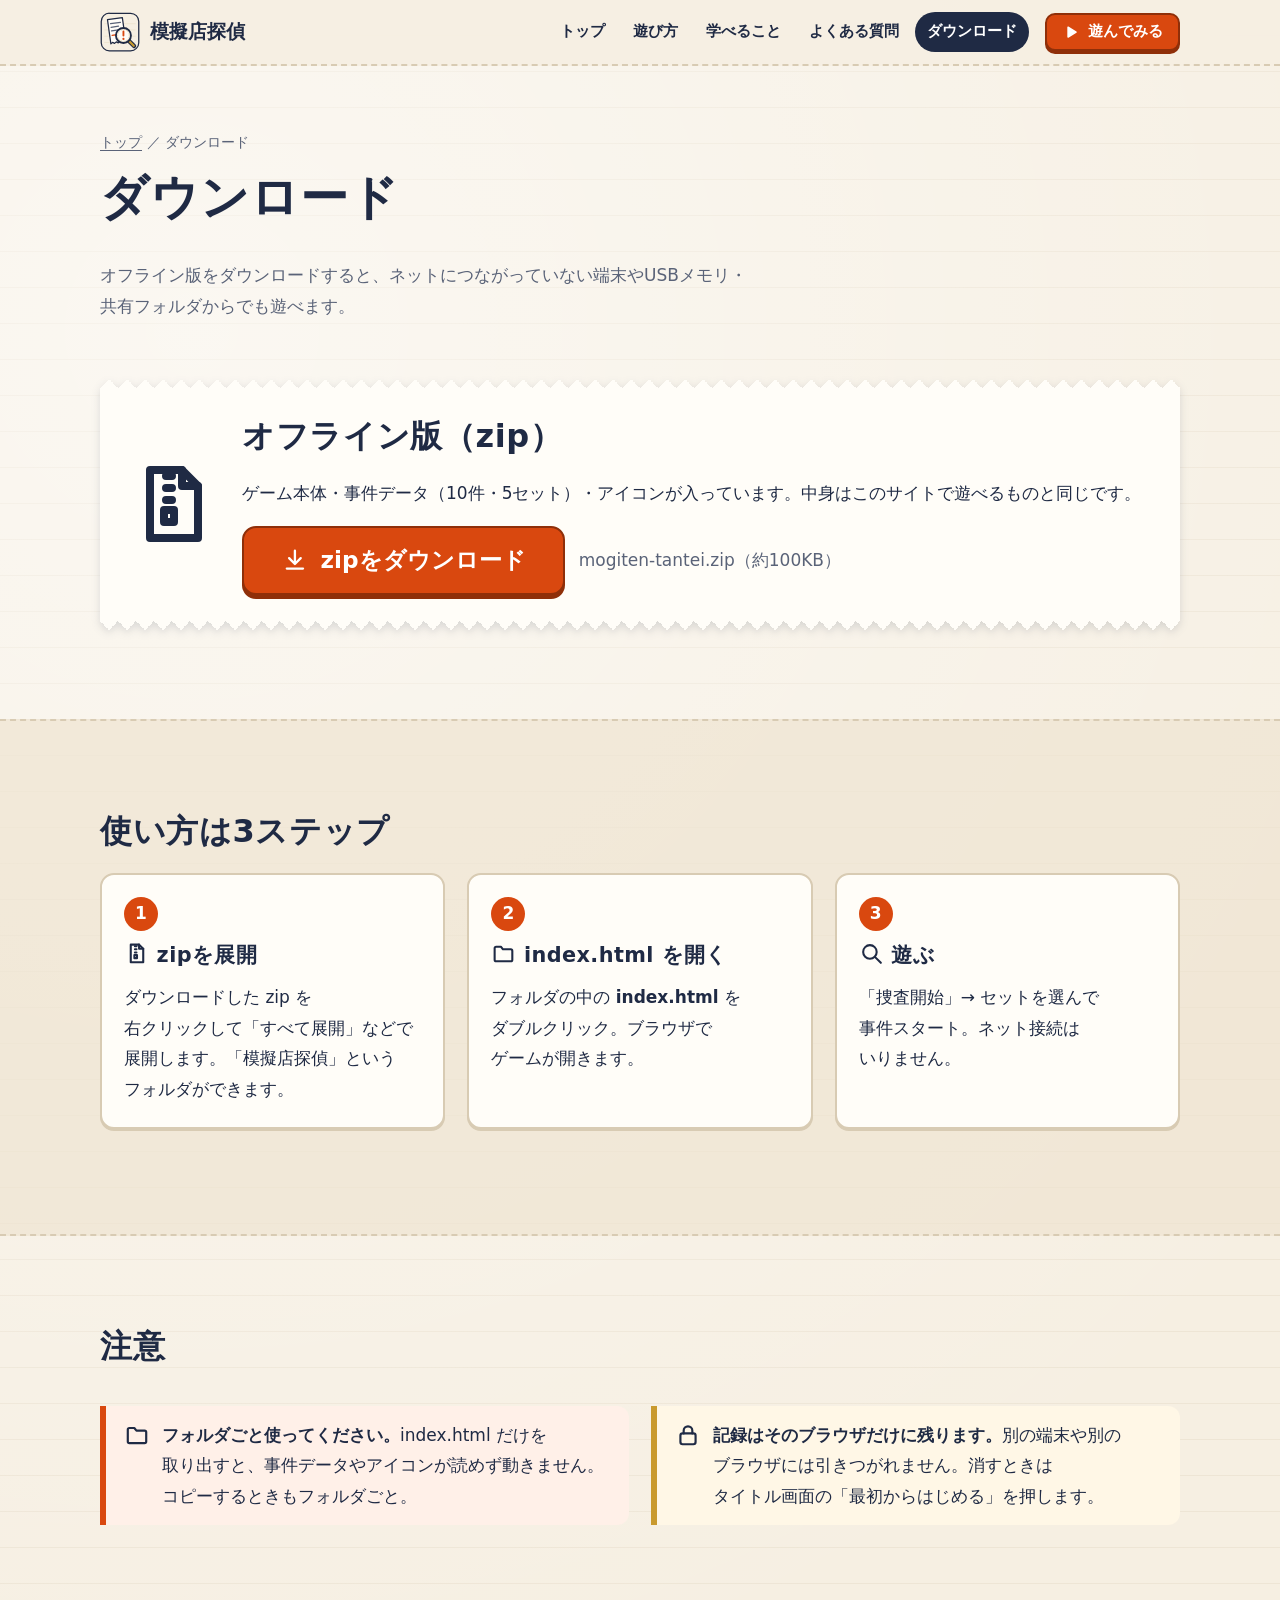
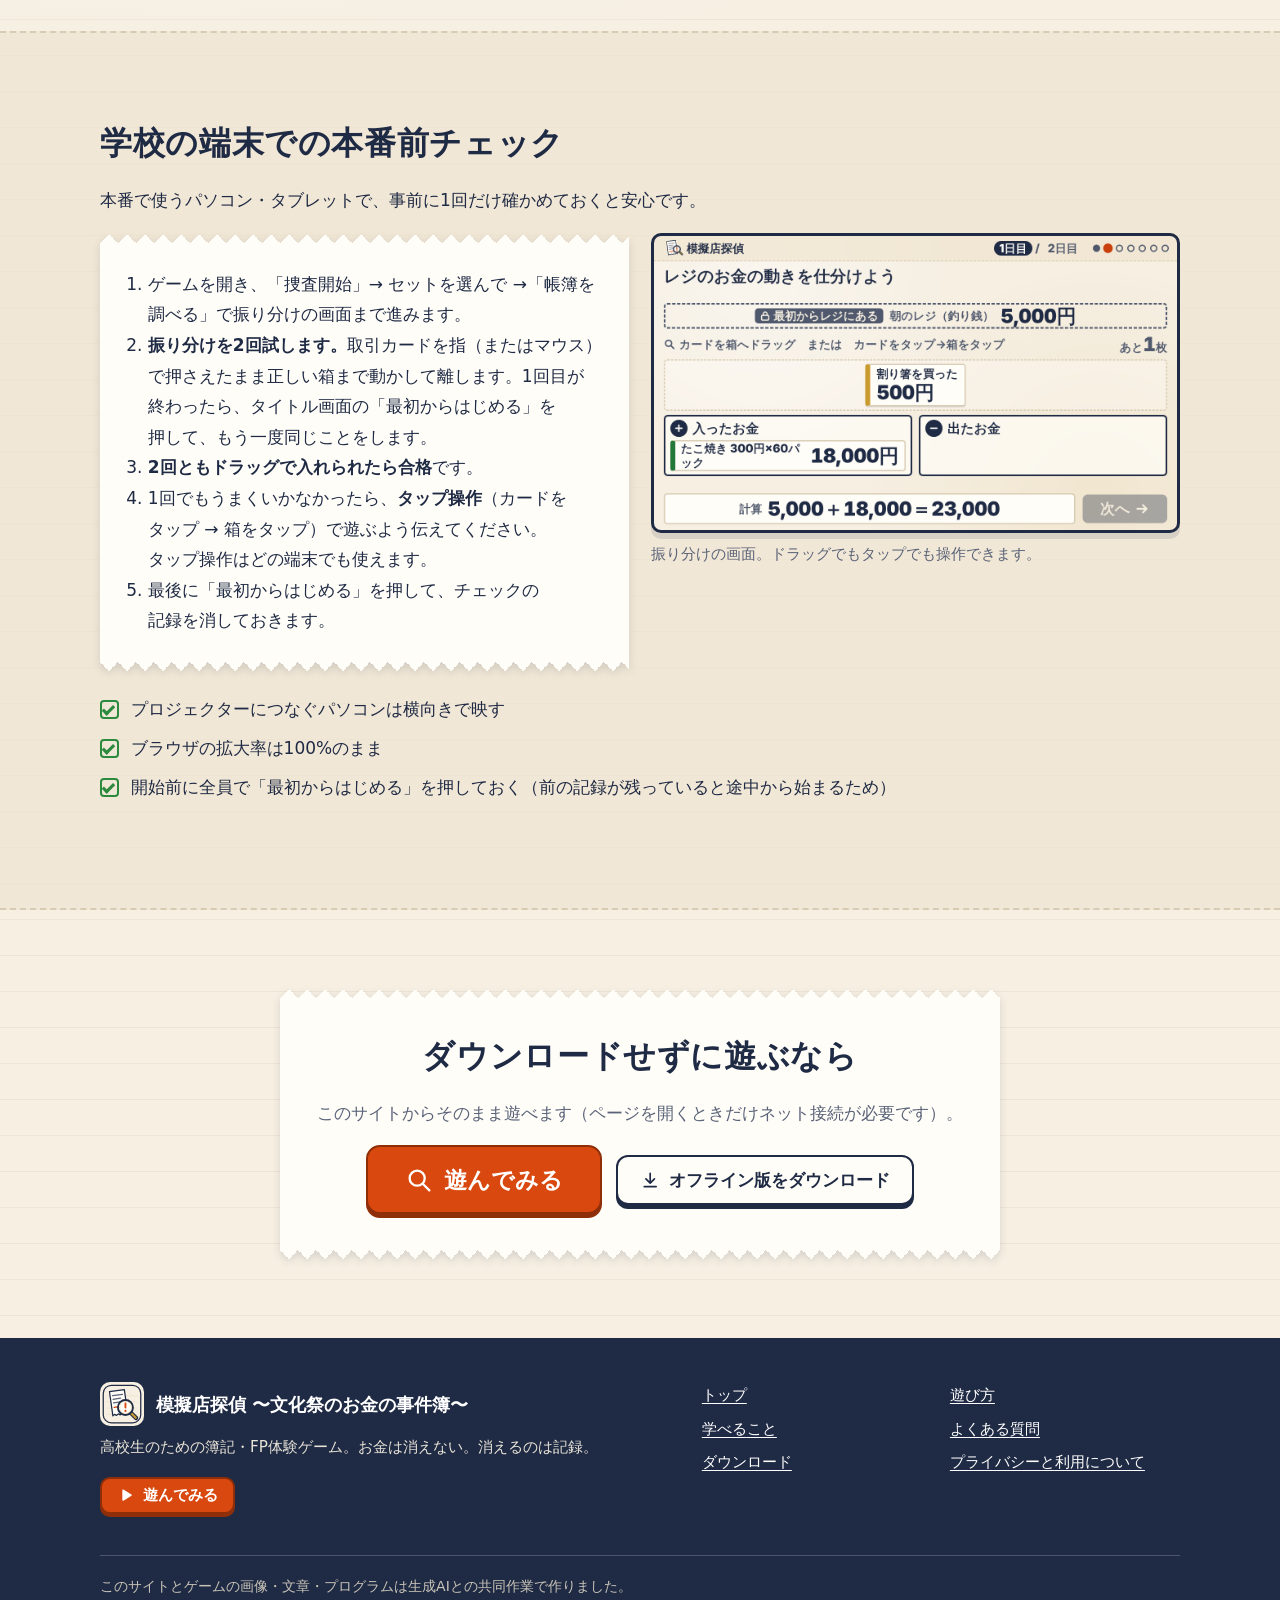
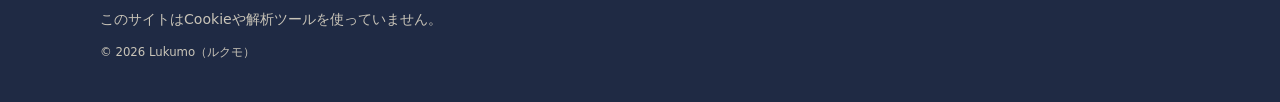
<file: download.html>
<!doctype html>
<html lang="ja" class="no-js">
<head>
<meta charset="utf-8">
<meta name="viewport" content="width=device-width, initial-scale=1">
<title>ダウンロード｜模擬店探偵 〜文化祭のお金の事件簿〜</title>
<meta name="description" content="模擬店探偵のオフライン版（zip）のダウンロード。展開してフォルダの中の index.html を開くだけで、ネットなしで遊べます。学校の端末での本番前チェックも。">
<meta name="theme-color" content="#f6efe2">
<link rel="icon" href="play/icon/favicon.svg" type="image/svg+xml">
<link rel="icon" href="play/icon/favicon-32.png" sizes="32x32" type="image/png">
<link rel="apple-touch-icon" href="play/icon/apple-touch-icon.png">
<meta property="og:type" content="website">
<meta property="og:site_name" content="模擬店探偵 〜文化祭のお金の事件簿〜">
<meta property="og:title" content="ダウンロード｜模擬店探偵 〜文化祭のお金の事件簿〜">
<meta property="og:description" content="模擬店探偵のオフライン版（zip）のダウンロード。展開してフォルダの中の index.html を開くだけで、ネットなしで遊べます。学校の端末での本番前チェックも。">
<meta property="og:image" content="https://mogiten-tantei.github.io/assets/shots/title.png">
<meta property="og:url" content="https://mogiten-tantei.github.io/download.html">
<link rel="canonical" href="https://mogiten-tantei.github.io/download.html">
<meta property="og:locale" content="ja_JP">
<meta name="twitter:card" content="summary_large_image">
<link rel="stylesheet" href="assets/style.css">
<script src="assets/site.js" defer></script>
</head>
<body>
<a class="skip" href="#main">本文へ<wbr>移動</a>
<header class="site-header">
  <div class="wrap header-inner">
    <a class="brand" href="index.html"><img src="play/icon/icon.svg" width="40" height="40" alt="">模擬店探偵</a>
    <nav class="nav" id="site-nav" aria-label="メインメニュー">
      <ul>
        <li><a href="index.html">トップ</a></li>
        <li><a href="how-to-play.html">遊び方</a></li>
        <li><a href="learn.html">学べる<wbr>こと</a></li>
        <li><a href="faq.html">よく<wbr>ある<wbr>質問</a></li>
        <li><a href="download.html" aria-current="page">ダウンロード</a></li>
      </ul>
    </nav>
    <a class="btn btn-play btn-sm header-play" href="play/index.html"><svg class="icon" viewBox="0 0 24 24" fill="none" stroke="currentColor" stroke-width="2" stroke-linecap="round" stroke-linejoin="round" aria-hidden="true" focusable="false"><path d="M8 5.5v13l10.5-6.5z" fill="currentColor"/></svg>遊んで<wbr>みる</a>
    <button class="menu-btn" type="button" aria-controls="site-nav" aria-expanded="false" aria-label="メニューを開く"><span class="bars" aria-hidden="true"><span></span><span></span><span></span></span><span class="label">メニュー</span></button>
  </div>
</header>
<main id="main">

<section class="page-head">
  <div class="wrap">
    <p class="breadcrumb"><a href="index.html">トップ</a> ／ ダウンロード</p>
    <h1>ダウンロード</h1>
    <p>オフライン版を<wbr>ダウンロードすると、<wbr>ネットに<wbr>つながっていない<wbr>端末や<wbr>USBメモリ・共有フォルダからでも<wbr>遊べます。</p>
  </div>
</section>

<section class="section" style="padding-top:12px">
  <div class="wrap">
    <div class="receipt dl-box reveal">
      <svg class="zip-icon" viewBox="0 0 24 24" fill="none" stroke="currentColor" stroke-width="2" stroke-linecap="round" stroke-linejoin="round" aria-hidden="true" focusable="false"><path d="M6.5 3.5h8l4 4v13h-12z"/><path d="M14.5 3.5v4h4M10.5 5h1.5M10.5 8h1.5M10.5 11h1.5M10 13.5h2.5v3H10z"/></svg>
      <div>
        <h2>オフライン版<wbr>（zip）</h2>
        <p>ゲーム本体・事件データ<wbr>（10件・5セット）<wbr>・アイコンが<wbr>入っています。<wbr>中身は<wbr>この<wbr>サイトで<wbr>遊べる<wbr>ものと<wbr>同じです。</p>
        <div class="btn-row">
          <a class="btn btn-play btn-lg" href="download/mogiten-tantei.zip" download><svg class="icon" viewBox="0 0 24 24" fill="none" stroke="currentColor" stroke-width="2" stroke-linecap="round" stroke-linejoin="round" aria-hidden="true" focusable="false"><path d="M12 4v11M7 10.5l5 5 5-5M5 19.5h14"/></svg>zipを<wbr>ダウンロード</a>
          <span class="muted">mogiten-tantei.zip<wbr>（約100KB）</span>
        </div>
      </div>
    </div>
  </div>
</section>

<section class="section section-alt">
  <div class="wrap">
    <h2>使い方は<wbr>3ステップ</h2>
    <ol class="three-steps">
      <li class="card reveal"><span class="step-num">1</span><h3><svg class="icon" viewBox="0 0 24 24" fill="none" stroke="currentColor" stroke-width="2" stroke-linecap="round" stroke-linejoin="round" aria-hidden="true" focusable="false"><path d="M6.5 3.5h8l4 4v13h-12z"/><path d="M14.5 3.5v4h4M10.5 5h1.5M10.5 8h1.5M10.5 11h1.5M10 13.5h2.5v3H10z"/></svg> zipを<wbr>展開</h3><p>ダウンロードした<wbr> zip を<wbr>右クリックして<wbr>「すべて<wbr>展開」などで<wbr>展開します。<wbr>「模擬店探偵」と<wbr>いう<wbr>フォルダが<wbr>できます。</p></li>
      <li class="card reveal"><span class="step-num">2</span><h3><svg class="icon" viewBox="0 0 24 24" fill="none" stroke="currentColor" stroke-width="2" stroke-linecap="round" stroke-linejoin="round" aria-hidden="true" focusable="false"><path d="M3.5 7a1.5 1.5 0 0 1 1.5-1.5h4.5l2 2.5H19a1.5 1.5 0 0 1 1.5 1.5v8.5A1.5 1.5 0 0 1 19 19.5H5A1.5 1.5 0 0 1 3.5 18z"/></svg> index.html を<wbr>開く</h3><p>フォルダの<wbr>中の <strong>index.html</strong> を<wbr>ダブルクリック。<wbr>ブラウザで<wbr>ゲームが<wbr>開きます。</p></li>
      <li class="card reveal"><span class="step-num">3</span><h3><svg class="icon" viewBox="0 0 24 24" fill="none" stroke="currentColor" stroke-width="2" stroke-linecap="round" stroke-linejoin="round" aria-hidden="true" focusable="false"><circle cx="10.5" cy="10.5" r="6.5"/><path d="M15.5 15.5 21 21"/></svg> 遊ぶ</h3><p>「捜査開始」<wbr>→ セットを<wbr>選んで<wbr>事件スタート。<wbr>ネット接続は<wbr>いりません。</p></li>
    </ol>
  </div>
</section>

<section class="section">
  <div class="wrap">
    <h2>注意</h2>
    <div class="grid grid-2">
      <div class="callout warn"><svg class="icon" viewBox="0 0 24 24" fill="none" stroke="currentColor" stroke-width="2" stroke-linecap="round" stroke-linejoin="round" aria-hidden="true" focusable="false"><path d="M3.5 7a1.5 1.5 0 0 1 1.5-1.5h4.5l2 2.5H19a1.5 1.5 0 0 1 1.5 1.5v8.5A1.5 1.5 0 0 1 19 19.5H5A1.5 1.5 0 0 1 3.5 18z"/></svg><div><p><strong>フォルダごと<wbr>使ってください。</strong>index.html だけを<wbr>取り出すと、<wbr>事件データや<wbr>アイコンが<wbr>読めず<wbr>動きません。<wbr>コピーする<wbr>ときも<wbr>フォルダごと。</p></div></div>
      <div class="callout"><svg class="icon" viewBox="0 0 24 24" fill="none" stroke="currentColor" stroke-width="2" stroke-linecap="round" stroke-linejoin="round" aria-hidden="true" focusable="false"><rect x="5" y="10.5" width="14" height="10" rx="2"/><path d="M8 10.5V8a4 4 0 0 1 8 0v2.5"/></svg><div><p><strong>記録は<wbr>その<wbr>ブラウザだけに<wbr>残ります。</strong>別の<wbr>端末や<wbr>別の<wbr>ブラウザには<wbr>引きつがれません。<wbr>消す<wbr>ときは<wbr>タイトル画面の<wbr>「最初から<wbr>はじめる」を<wbr>押します。</p></div></div>
    </div>
  </div>
</section>

<section class="section section-alt" id="check">
  <div class="wrap">
    <h2>学校の<wbr>端末での<wbr>本番前チェック</h2>
    <p>本番で<wbr>使う<wbr>パソコン・タブレットで、<wbr>事前に<wbr>1回だけ<wbr>確かめて<wbr>おくと<wbr>安心です。</p>
    <div class="grid grid-2" style="align-items:start">
      <div class="receipt reveal">
        <ol>
          <li>ゲームを<wbr>開き、<wbr>「捜査開始」<wbr>→ セットを<wbr>選んで →<wbr>「帳簿を<wbr>調べる」で<wbr>振り分けの<wbr>画面まで<wbr>進みます。</li>
          <li><strong>振り分けを<wbr>2回試します。</strong>取引カードを<wbr>指（または<wbr>マウス）で<wbr>押さえたまま<wbr>正しい<wbr>箱まで<wbr>動かして<wbr>離します。<wbr>1回目が<wbr>終わったら、<wbr>タイトル画面の<wbr>「最初から<wbr>はじめる」を<wbr>押して、<wbr>もう<wbr>一度<wbr>同じ<wbr>ことを<wbr>します。</li>
          <li><strong>2回とも<wbr>ドラッグで<wbr>入れられたら<wbr>合格</strong>です。</li>
          <li>1回でもう<wbr>まく<wbr>いかなかったら、<strong>タップ操作</strong>（カードを<wbr>タップ → 箱を<wbr>タップ）で<wbr>遊ぶよう<wbr>伝えてください。<wbr>タップ操作は<wbr>どの<wbr>端末でも<wbr>使えます。</li>
          <li>最後に<wbr>「最初から<wbr>はじめる」を<wbr>押して、<wbr>チェックの<wbr>記録を<wbr>消しておきます。</li>
        </ol>
      </div>
      <figure class="reveal"><div class="shot"><img src="assets/shots/sort.png" width="1280" height="720" alt="振り分けの画面：「カードを箱へドラッグ　または　カードをタップ→箱をタップ」の案内が出ている" loading="lazy" decoding="async"></div><figcaption>振り分けの<wbr>画面。<wbr>ドラッグでも<wbr>タップでも<wbr>操作できます。</figcaption></figure>
    </div>
    <ul class="check-list" style="margin-top:22px">
      <li>プロジェクターに<wbr>つなぐ<wbr>パソコンは<wbr>横向きで<wbr>映す</li>
      <li>ブラウザの<wbr>拡大率は<wbr>100%の<wbr>まま</li>
      <li>開始前に<wbr>全員で<wbr>「最初から<wbr>はじめる」を<wbr>押しておく<wbr>（前の<wbr>記録が<wbr>残っていると<wbr>途中から<wbr>始まる<wbr>ため）</li>
    </ul>
  </div>
</section>

<section class="section cta">
  <div class="wrap">
    <div class="receipt reveal">
      <h2>ダウンロードせずに<wbr>遊ぶなら</h2>
      <p class="muted">この<wbr>サイトから<wbr>そのまま<wbr>遊べます<wbr>（ページを<wbr>開く<wbr>ときだけ<wbr>ネット接続が<wbr>必要です）。</p>
      <div class="btn-row">
        <a class="btn btn-play btn-lg" href="play/index.html"><svg class="icon" viewBox="0 0 24 24" fill="none" stroke="currentColor" stroke-width="2" stroke-linecap="round" stroke-linejoin="round" aria-hidden="true" focusable="false"><circle cx="10.5" cy="10.5" r="6.5"/><path d="M15.5 15.5 21 21"/></svg>遊んで<wbr>みる</a>
        <a class="btn" href="download.html"><svg class="icon" viewBox="0 0 24 24" fill="none" stroke="currentColor" stroke-width="2" stroke-linecap="round" stroke-linejoin="round" aria-hidden="true" focusable="false"><path d="M12 4v11M7 10.5l5 5 5-5M5 19.5h14"/></svg>オフライン版を<wbr>ダウンロード</a>
      </div>
    </div>
  </div>
</section>
</main>
<footer class="site-footer">
  <div class="wrap">
    <div class="footer-grid">
      <div>
        <div class="footer-brand"><img src="play/icon/icon.svg" width="44" height="44" alt="">模擬店探偵 〜文化祭の<wbr>お金の<wbr>事件簿〜</div>
        <p>高校生の<wbr>ための<wbr>簿記・FP体験ゲーム。<wbr>お金は<wbr>消えない。<wbr>消えるのは<wbr>記録。</p>
        <p><a class="btn btn-play btn-sm" href="play/index.html"><svg class="icon" viewBox="0 0 24 24" fill="none" stroke="currentColor" stroke-width="2" stroke-linecap="round" stroke-linejoin="round" aria-hidden="true" focusable="false"><path d="M8 5.5v13l10.5-6.5z" fill="currentColor"/></svg>遊んで<wbr>みる</a></p>
      </div>
      <nav class="footer-nav" aria-label="フッターメニュー">
        <ul>
          <li><a href="index.html">トップ</a></li>
          <li><a href="how-to-play.html">遊び方</a></li>
          <li><a href="learn.html">学べる<wbr>こと</a></li>
          <li><a href="faq.html">よく<wbr>ある<wbr>質問</a></li>
          <li><a href="download.html">ダウンロード</a></li>
          <li><a href="privacy.html">プライバシーと<wbr>利用に<wbr>ついて</a></li>
        </ul>
      </nav>
    </div>
    <div class="footer-note">
      <p>この<wbr>サイトと<wbr>ゲームの<wbr>画像・文章・<wbr>プログラムは<wbr>生成AIとの<wbr>共同作業で<wbr>作りました。</p>
      <p>この<wbr>サイトは<wbr>Cookieや<wbr>解析ツールを<wbr>使っていません。</p>
      <p><small>© 2026 Lukumo<wbr>（ルクモ）</small></p>
    </div>
  </div>
</footer>
</body>
</html>
</file>
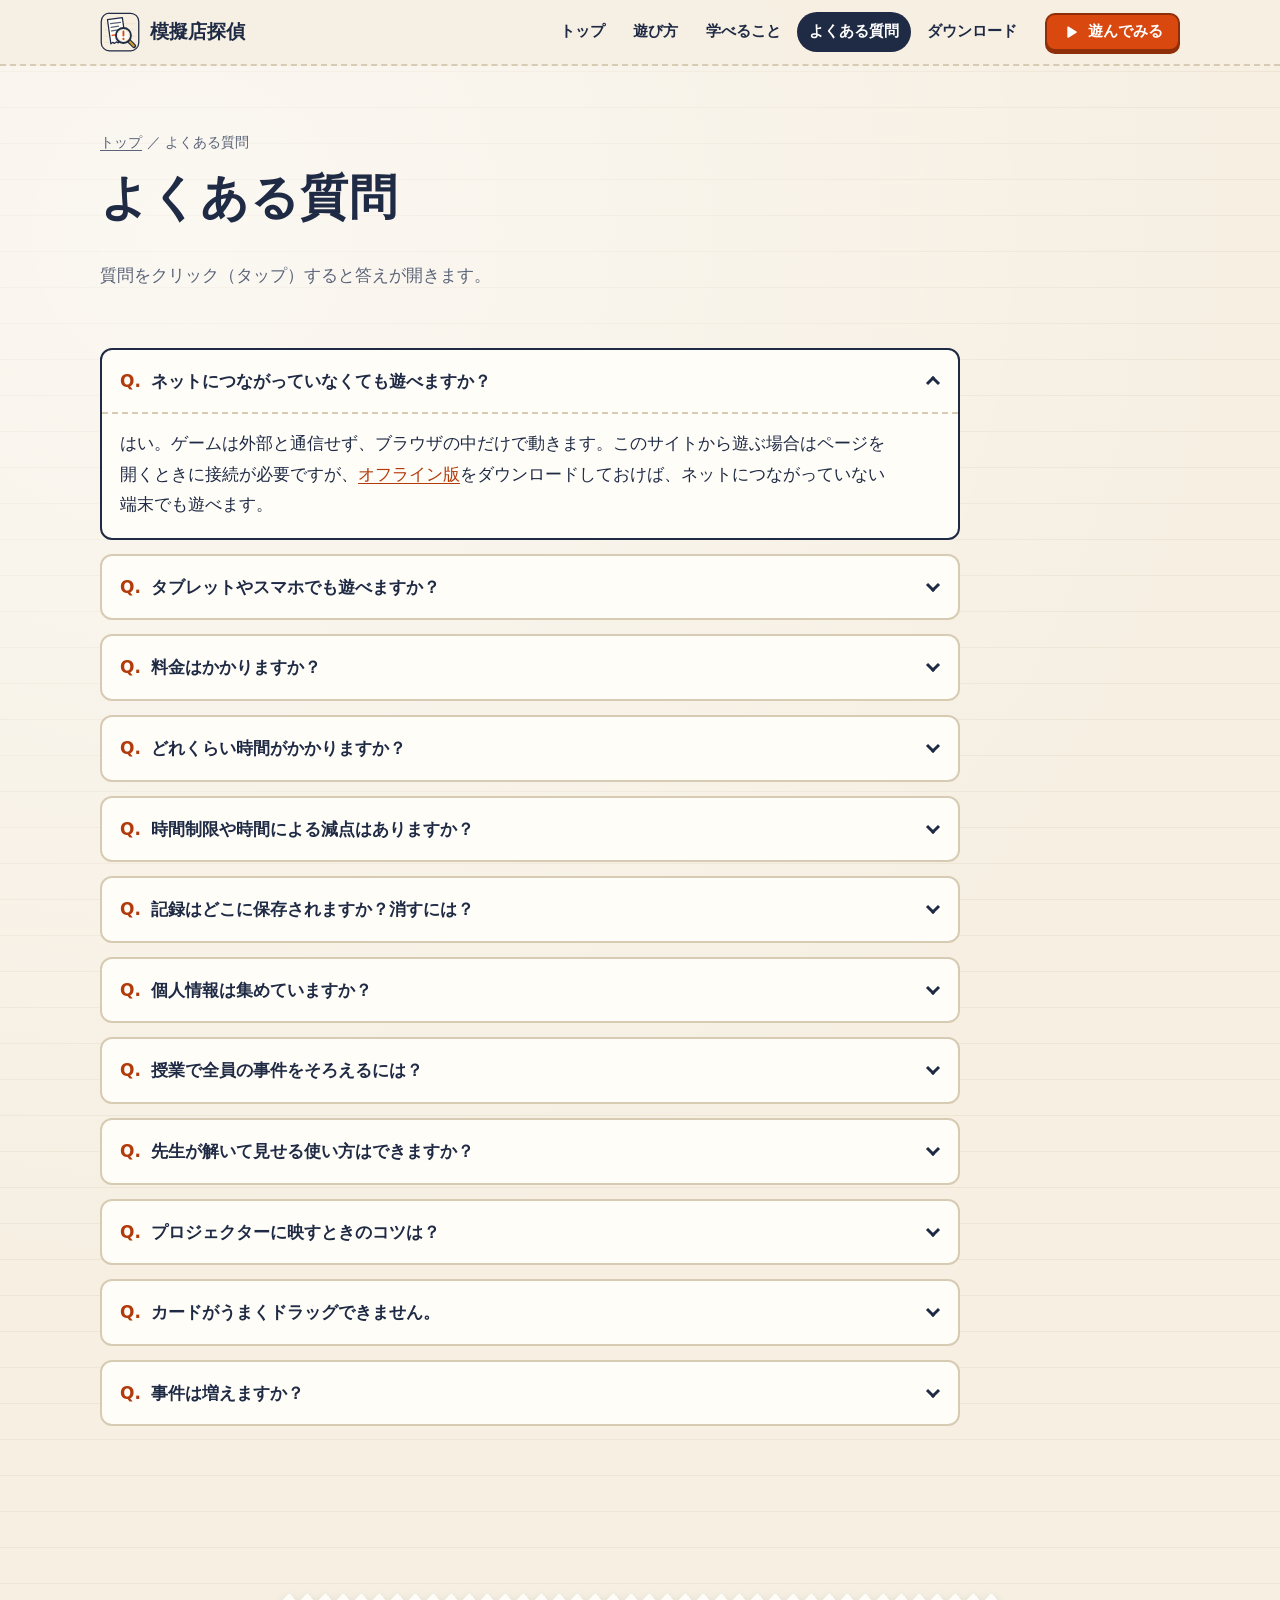
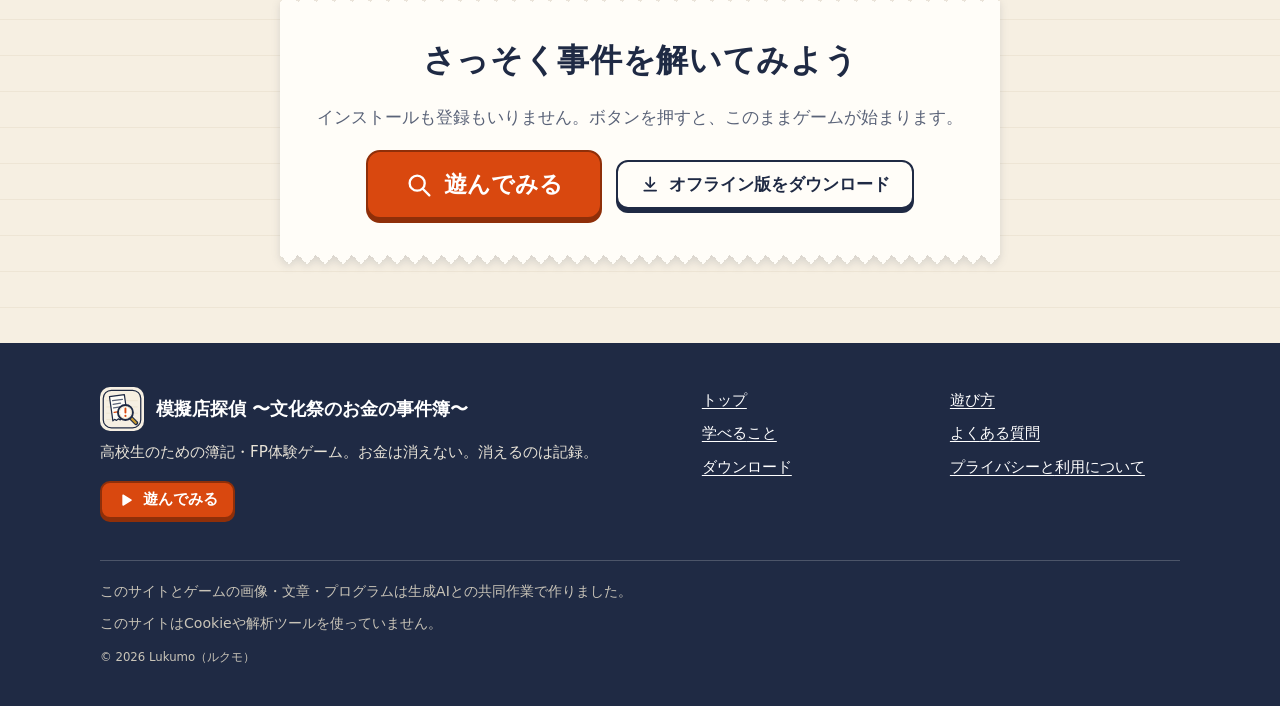
<file: faq.html>
<!doctype html>
<html lang="ja" class="no-js">
<head>
<meta charset="utf-8">
<meta name="viewport" content="width=device-width, initial-scale=1">
<title>よくある質問｜模擬店探偵 〜文化祭のお金の事件簿〜</title>
<meta name="description" content="模擬店探偵のよくある質問。ネット不要か、タブレット・スマホで遊べるか、料金、所要時間、記録の保存と消し方、授業で全員の事件をそろえる方法、プロジェクターに映すコツなど。">
<meta name="theme-color" content="#f6efe2">
<link rel="icon" href="play/icon/favicon.svg" type="image/svg+xml">
<link rel="icon" href="play/icon/favicon-32.png" sizes="32x32" type="image/png">
<link rel="apple-touch-icon" href="play/icon/apple-touch-icon.png">
<meta property="og:type" content="website">
<meta property="og:site_name" content="模擬店探偵 〜文化祭のお金の事件簿〜">
<meta property="og:title" content="よくある質問｜模擬店探偵 〜文化祭のお金の事件簿〜">
<meta property="og:description" content="模擬店探偵のよくある質問。ネット不要か、タブレット・スマホで遊べるか、料金、所要時間、記録の保存と消し方、授業で全員の事件をそろえる方法、プロジェクターに映すコツなど。">
<meta property="og:image" content="https://mogiten-tantei.github.io/assets/shots/title.png">
<meta property="og:url" content="https://mogiten-tantei.github.io/faq.html">
<link rel="canonical" href="https://mogiten-tantei.github.io/faq.html">
<meta property="og:locale" content="ja_JP">
<meta name="twitter:card" content="summary_large_image">
<link rel="stylesheet" href="assets/style.css">
<script src="assets/site.js" defer></script>
</head>
<body>
<a class="skip" href="#main">本文へ<wbr>移動</a>
<header class="site-header">
  <div class="wrap header-inner">
    <a class="brand" href="index.html"><img src="play/icon/icon.svg" width="40" height="40" alt="">模擬店探偵</a>
    <nav class="nav" id="site-nav" aria-label="メインメニュー">
      <ul>
        <li><a href="index.html">トップ</a></li>
        <li><a href="how-to-play.html">遊び方</a></li>
        <li><a href="learn.html">学べる<wbr>こと</a></li>
        <li><a href="faq.html" aria-current="page">よく<wbr>ある<wbr>質問</a></li>
        <li><a href="download.html">ダウンロード</a></li>
      </ul>
    </nav>
    <a class="btn btn-play btn-sm header-play" href="play/index.html"><svg class="icon" viewBox="0 0 24 24" fill="none" stroke="currentColor" stroke-width="2" stroke-linecap="round" stroke-linejoin="round" aria-hidden="true" focusable="false"><path d="M8 5.5v13l10.5-6.5z" fill="currentColor"/></svg>遊んで<wbr>みる</a>
    <button class="menu-btn" type="button" aria-controls="site-nav" aria-expanded="false" aria-label="メニューを開く"><span class="bars" aria-hidden="true"><span></span><span></span><span></span></span><span class="label">メニュー</span></button>
  </div>
</header>
<main id="main">

<section class="page-head">
  <div class="wrap">
    <p class="breadcrumb"><a href="index.html">トップ</a> ／ よく<wbr>ある<wbr>質問</p>
    <h1>よく<wbr>ある<wbr>質問</h1>
    <p>質問を<wbr>クリック<wbr>（タップ）<wbr>すると<wbr>答えが<wbr>開きます。</p>
  </div>
</section>
<section class="section" style="padding-top:12px">
  <div class="wrap">
    <div class="faq">
      <details open>
        <summary><span class="q">Q.</span><span>ネットに<wbr>つながっていなくても<wbr>遊べますか？</span></summary>
        <div class="answer"><p>はい。<wbr>ゲームは<wbr>外部と<wbr>通信せず、<wbr>ブラウザの<wbr>中だけで<wbr>動きます。<wbr>この<wbr>サイトから<wbr>遊ぶ<wbr>場合は<wbr>ページを<wbr>開く<wbr>ときに<wbr>接続が<wbr>必要ですが、<a href="download.html">オフライン版</a>を<wbr>ダウンロードしておけば、<wbr>ネットに<wbr>つながっていない<wbr>端末でも<wbr>遊べます。</p></div>
      </details>
      <details>
        <summary><span class="q">Q.</span><span>タブレットや<wbr>スマホでも<wbr>遊べますか？</span></summary>
        <div class="answer"><p>はい、<wbr>パソコン・タブレット・スマホの<wbr>どれでも<wbr>遊べます。<wbr>スマホでは<wbr>画面に<wbr>合わせて<wbr>縦に<wbr>並べた<wbr>表示に<wbr>なり、<wbr>カードは<wbr>タップで<wbr>振り分けられます。<wbr>プロジェクターに<wbr>映して<wbr>使う<wbr>ときは、<wbr>横向きの<wbr>パソコンが<wbr>おすすめです。</p></div>
      </details>
      <details>
        <summary><span class="q">Q.</span><span>料金は<wbr>かかりますか？</span></summary>
        <div class="answer"><p>無料です。<wbr>登録や<wbr>ログインも<wbr>ありません。</p></div>
      </details>
      <details>
        <summary><span class="q">Q.</span><span>どれくらい<wbr>時間が<wbr>かかりますか？</span></summary>
        <div class="answer"><p>1回の<wbr>遊びは<wbr>1日目と<wbr>2日目の<wbr>2つの<wbr>事件です。<wbr>授業の<wbr>時間割の<wbr>例では、<wbr>先生の<wbr>解説を<wbr>はさんで<wbr>約40分で<wbr>組んでいます。<wbr>1人で<wbr>通して<wbr>解くなら<wbr>15〜25分ほどが<wbr>目安です。<wbr>時間に<wbr>よる<wbr>減点は<wbr>ないので、<wbr>急が<wbr>なくて<wbr>大丈夫です。</p></div>
      </details>
      <details>
        <summary><span class="q">Q.</span><span>時間<wbr>制限や<wbr>時間に<wbr>よる<wbr>減点は<wbr>ありますか？</span></summary>
        <div class="answer"><p>ありません。<wbr>探偵ランクに<wbr>関係するのは、<wbr>開いた<wbr>手が<wbr>かりの数<wbr>（2枚目から）、<wbr>推理の<wbr>不正解、<wbr>振り分けの間<wbr>違いの<wbr>3つだけです。<wbr>くわしくは<a href="how-to-play.html#rank">探偵ランクの<wbr>仕組み</a>へ。</p></div>
      </details>
      <details>
        <summary><span class="q">Q.</span><span>記録は<wbr>どこに<wbr>保存されますか？<wbr>消すには？</span></summary>
        <div class="answer"><p>探偵名と<wbr>進み具合は、<wbr>遊んでいる<wbr>端末の<wbr>ブラウザの中<wbr>（localStorage）に<wbr>だけ<wbr>保存されます。<wbr>サーバーには<wbr>送られません。<wbr>消す<wbr>ときは<wbr>タイトル画面の<wbr>「最初から<wbr>はじめる」を<wbr>押してください<wbr>（確認が<wbr>1回出ます）。<wbr>ブラウザの<wbr>閲覧データを<wbr>削除しても<wbr>消えます。</p></div>
      </details>
      <details>
        <summary><span class="q">Q.</span><span>個人情報は<wbr>集めていますか？</span></summary>
        <div class="answer"><p>集めていません。<wbr>探偵名は<wbr>入れなくても<wbr>遊べますし、<wbr>入れた<wbr>場合も<wbr>その<wbr>端末の<wbr>中にだけ<wbr>残ります。<wbr>Cookieや<wbr>解析ツールも<wbr>使っていません。<wbr>くわしくは<a href="privacy.html">プライバシーと<wbr>利用に<wbr>ついて</a>へ。</p></div>
      </details>
      <details>
        <summary><span class="q">Q.</span><span>授業で<wbr>全員の<wbr>事件を<wbr>そろえるには？</span></summary>
        <div class="answer"><p>「捜査開始」の<wbr>次の<wbr>選択画面で、<wbr>どの<wbr>セットを<wbr>選ぶかを<wbr>口頭で<wbr>伝えてください<wbr>（例：<wbr>「セット2を<wbr>選んでください」）。<wbr>セットは<wbr>番号つきで<wbr>5つ<wbr>並んでいます。<wbr>はじめは<wbr>セット1が<wbr>選ばれています。</p><p>前の<wbr>クラスの<wbr>記録が<wbr>残っていると<wbr>途中から<wbr>始まるので、<wbr>開始前に<wbr>全員で<wbr>「最初から<wbr>はじめる」を<wbr>押しておくと<wbr>安心です。</p></div>
      </details>
      <details>
        <summary><span class="q">Q.</span><span>先生が<wbr>解いて<wbr>見せる<wbr>使い方は<wbr>できますか？</span></summary>
        <div class="answer"><p>できます。<wbr>先生専用の<wbr>画面は<wbr>なく、<wbr>先生も<wbr>生徒と<wbr>同じ<wbr>画面を<wbr>開いて、<wbr>自分の<wbr>画面を<wbr>プロジェクターに<wbr>映して<wbr>解いて<wbr>見せます。<wbr>本番前に<wbr>一度通しで<wbr>解いておくと<wbr>流れが<wbr>つかめます<wbr>（練習の<wbr>記録は<wbr>「最初から<wbr>はじめる」で<wbr>消せます）。</p><p>説明の<wbr>ために<wbr>手が<wbr>かりを<wbr>全部<wbr>開くと<wbr>先生の<wbr>称号は<wbr>低く<wbr>出ますが、<wbr>称号は<wbr>その<wbr>端末で<wbr>解いた<wbr>人の<wbr>記録なので、<wbr>生徒の<wbr>称号には<wbr>影響しません。</p></div>
      </details>
      <details>
        <summary><span class="q">Q.</span><span>プロジェクターに<wbr>映すときの<wbr>コツは？</span></summary>
        <div class="answer"><ul><li>パソコンを<strong>横<wbr>向き</strong>で<wbr>映してください<wbr>（縦向きの<wbr>タブレットは<wbr>文字が<wbr>小さくなります）。</li><li>ブラウザの<wbr>拡大率は<strong>100%</strong>の<wbr>ままに<wbr>してください。<wbr>拡大・縮小すると<wbr>1画面に<wbr>収まらない<wbr>ことがあります。</li><li>ゲームは、<wbr>教室の<wbr>後ろの<wbr>席からも<wbr>読めるように<wbr>大きな<wbr>文字で<wbr>作っています。</li></ul></div>
      </details>
      <details>
        <summary><span class="q">Q.</span><span>カードが<wbr>うまく<wbr>ドラッグできません。</span></summary>
        <div class="answer"><p>カードを<wbr>タップ<wbr>（クリック）<wbr>して<wbr>選んでから、<wbr>入れたい<wbr>箱を<wbr>タップしてください。<wbr>ドラッグと<wbr>同じように<wbr>振り分けられ、<wbr>どの<wbr>端末でも<wbr>使えます。<wbr>学校の<wbr>端末で<wbr>使う<wbr>前には、<a href="download.html#check">本番前チェック</a>で<wbr>振り分けを<wbr>試しておくのが<wbr>おすすめです。</p></div>
      </details>
      <details>
        <summary><span class="q">Q.</span><span>事件は<wbr>増えますか？</span></summary>
        <div class="answer"><p>はい。<wbr>新しい<wbr>事件は<wbr>今後も<wbr>随時<wbr>追加していく<wbr>予定です。<wbr>追加した<wbr>事件は、<wbr>この<wbr>サイトの<wbr>ゲームに<wbr>そのまま<wbr>入ります。</p></div>
      </details>
    </div>
  </div>
</section>

<section class="section cta">
  <div class="wrap">
    <div class="receipt reveal">
      <h2>さっそく<wbr>事件を<wbr>解いてみよう</h2>
      <p class="muted">インストールも<wbr>登録も<wbr>いりません。<wbr>ボタンを<wbr>押すと、<wbr>このまま<wbr>ゲームが<wbr>始まります。</p>
      <div class="btn-row">
        <a class="btn btn-play btn-lg" href="play/index.html"><svg class="icon" viewBox="0 0 24 24" fill="none" stroke="currentColor" stroke-width="2" stroke-linecap="round" stroke-linejoin="round" aria-hidden="true" focusable="false"><circle cx="10.5" cy="10.5" r="6.5"/><path d="M15.5 15.5 21 21"/></svg>遊んで<wbr>みる</a>
        <a class="btn" href="download.html"><svg class="icon" viewBox="0 0 24 24" fill="none" stroke="currentColor" stroke-width="2" stroke-linecap="round" stroke-linejoin="round" aria-hidden="true" focusable="false"><path d="M12 4v11M7 10.5l5 5 5-5M5 19.5h14"/></svg>オフライン版を<wbr>ダウンロード</a>
      </div>
    </div>
  </div>
</section>
</main>
<footer class="site-footer">
  <div class="wrap">
    <div class="footer-grid">
      <div>
        <div class="footer-brand"><img src="play/icon/icon.svg" width="44" height="44" alt="">模擬店探偵 〜文化祭の<wbr>お金の<wbr>事件簿〜</div>
        <p>高校生の<wbr>ための<wbr>簿記・FP体験ゲーム。<wbr>お金は<wbr>消えない。<wbr>消えるのは<wbr>記録。</p>
        <p><a class="btn btn-play btn-sm" href="play/index.html"><svg class="icon" viewBox="0 0 24 24" fill="none" stroke="currentColor" stroke-width="2" stroke-linecap="round" stroke-linejoin="round" aria-hidden="true" focusable="false"><path d="M8 5.5v13l10.5-6.5z" fill="currentColor"/></svg>遊んで<wbr>みる</a></p>
      </div>
      <nav class="footer-nav" aria-label="フッターメニュー">
        <ul>
          <li><a href="index.html">トップ</a></li>
          <li><a href="how-to-play.html">遊び方</a></li>
          <li><a href="learn.html">学べる<wbr>こと</a></li>
          <li><a href="faq.html">よく<wbr>ある<wbr>質問</a></li>
          <li><a href="download.html">ダウンロード</a></li>
          <li><a href="privacy.html">プライバシーと<wbr>利用に<wbr>ついて</a></li>
        </ul>
      </nav>
    </div>
    <div class="footer-note">
      <p>この<wbr>サイトと<wbr>ゲームの<wbr>画像・文章・<wbr>プログラムは<wbr>生成AIとの<wbr>共同作業で<wbr>作りました。</p>
      <p>この<wbr>サイトは<wbr>Cookieや<wbr>解析ツールを<wbr>使っていません。</p>
      <p><small>© 2026 Lukumo<wbr>（ルクモ）</small></p>
    </div>
  </div>
</footer>
</body>
</html>
</file>
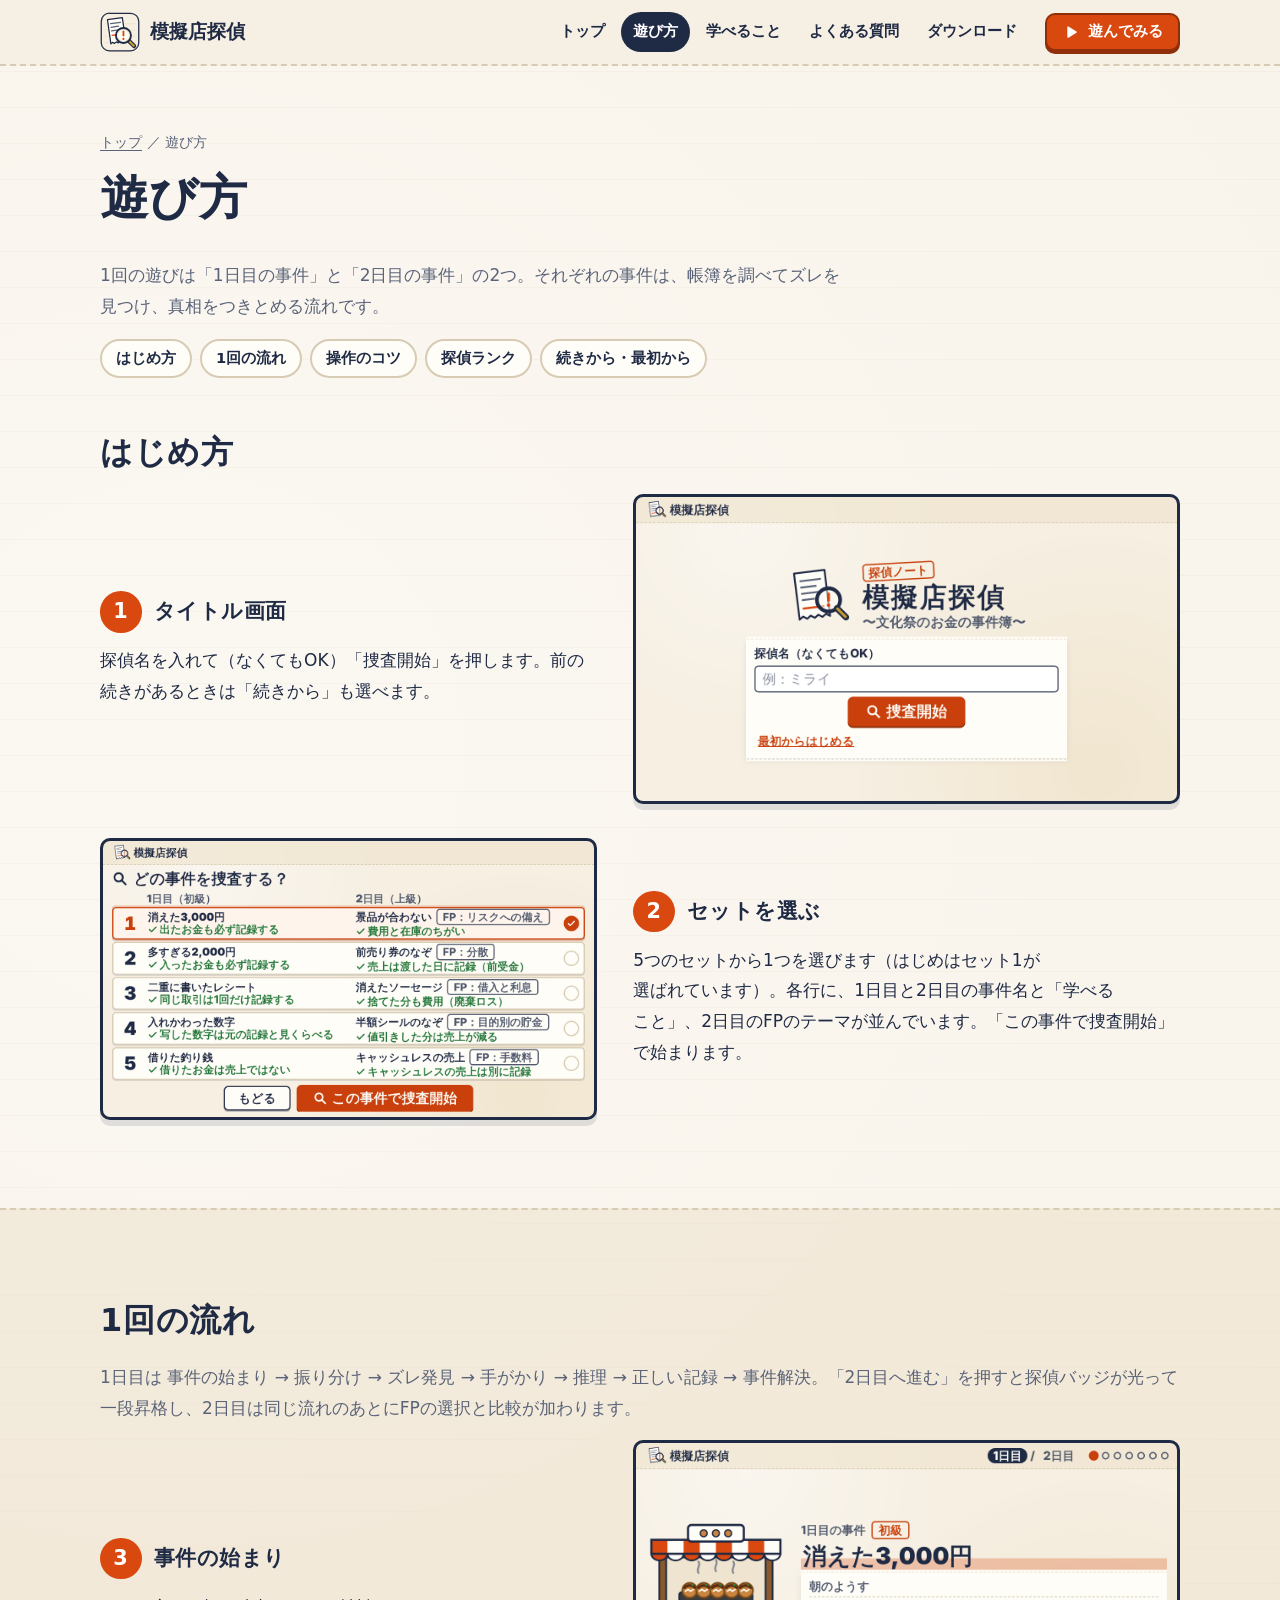
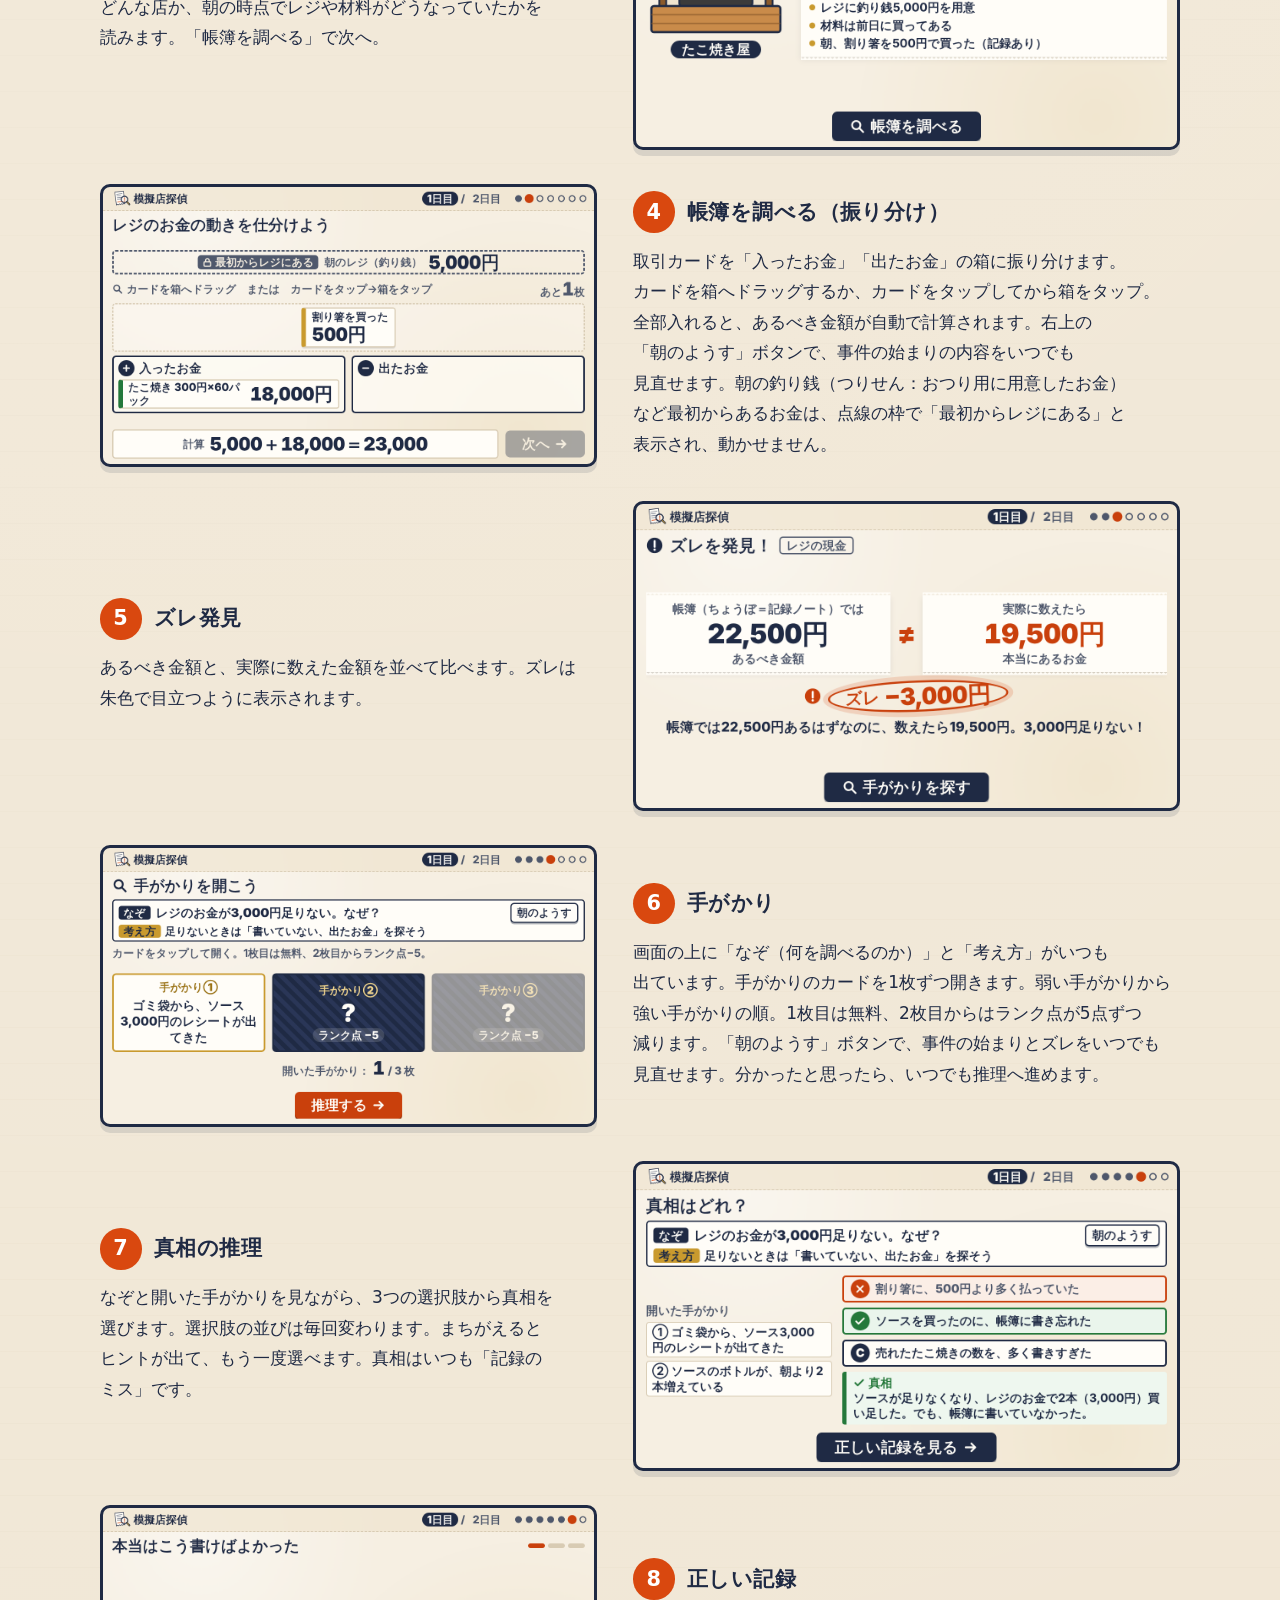
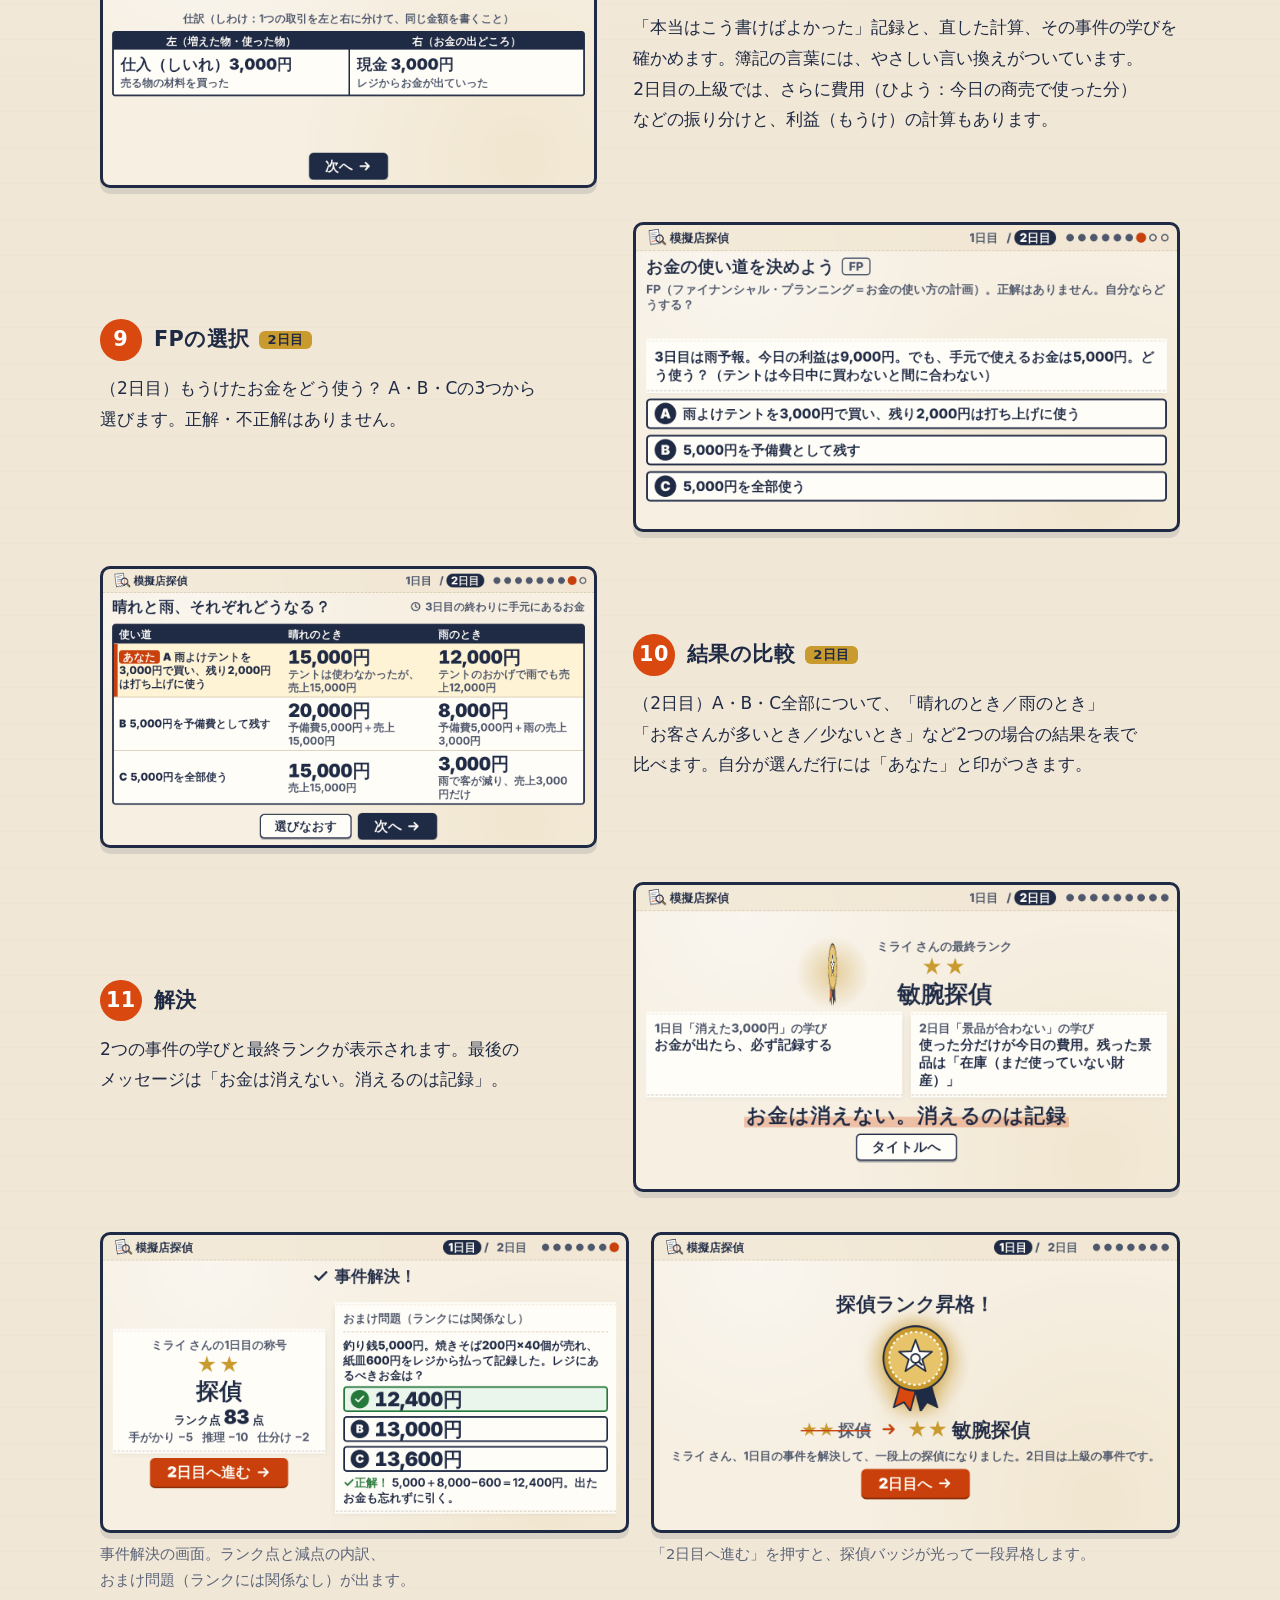
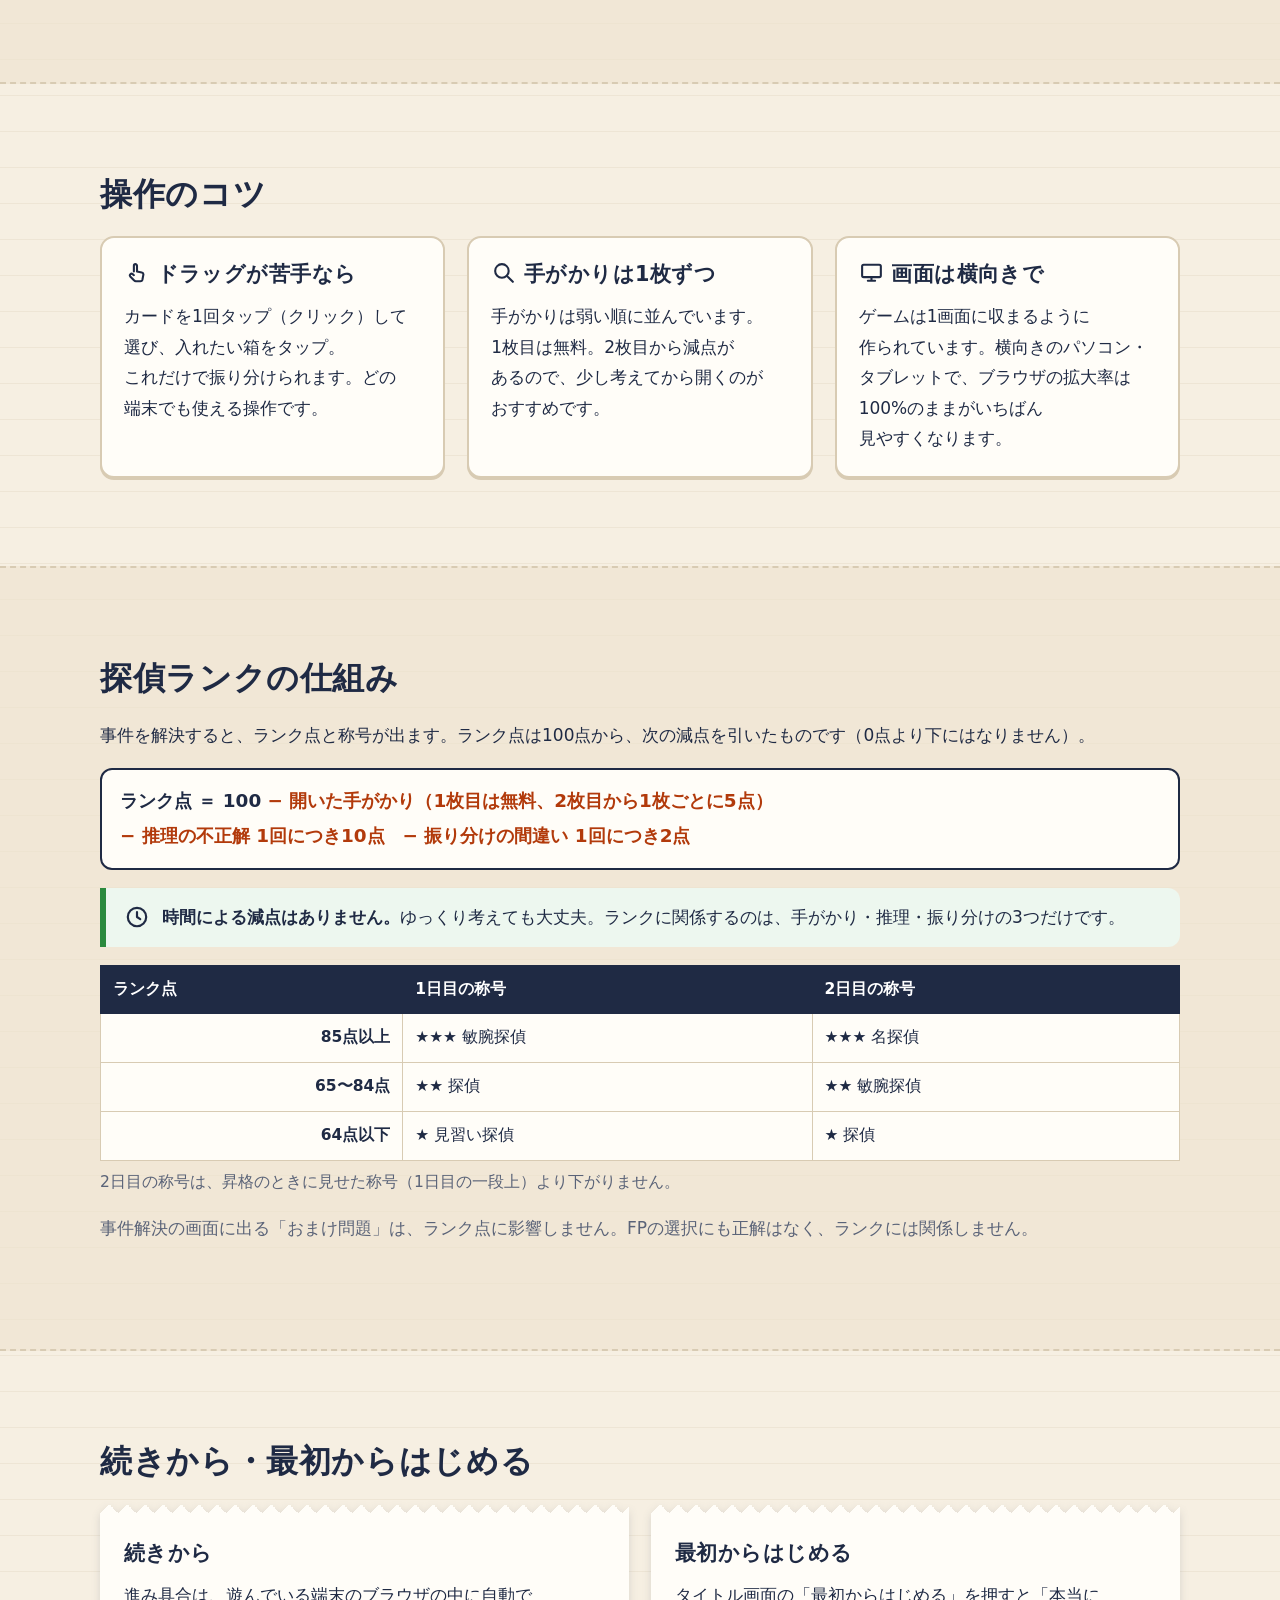
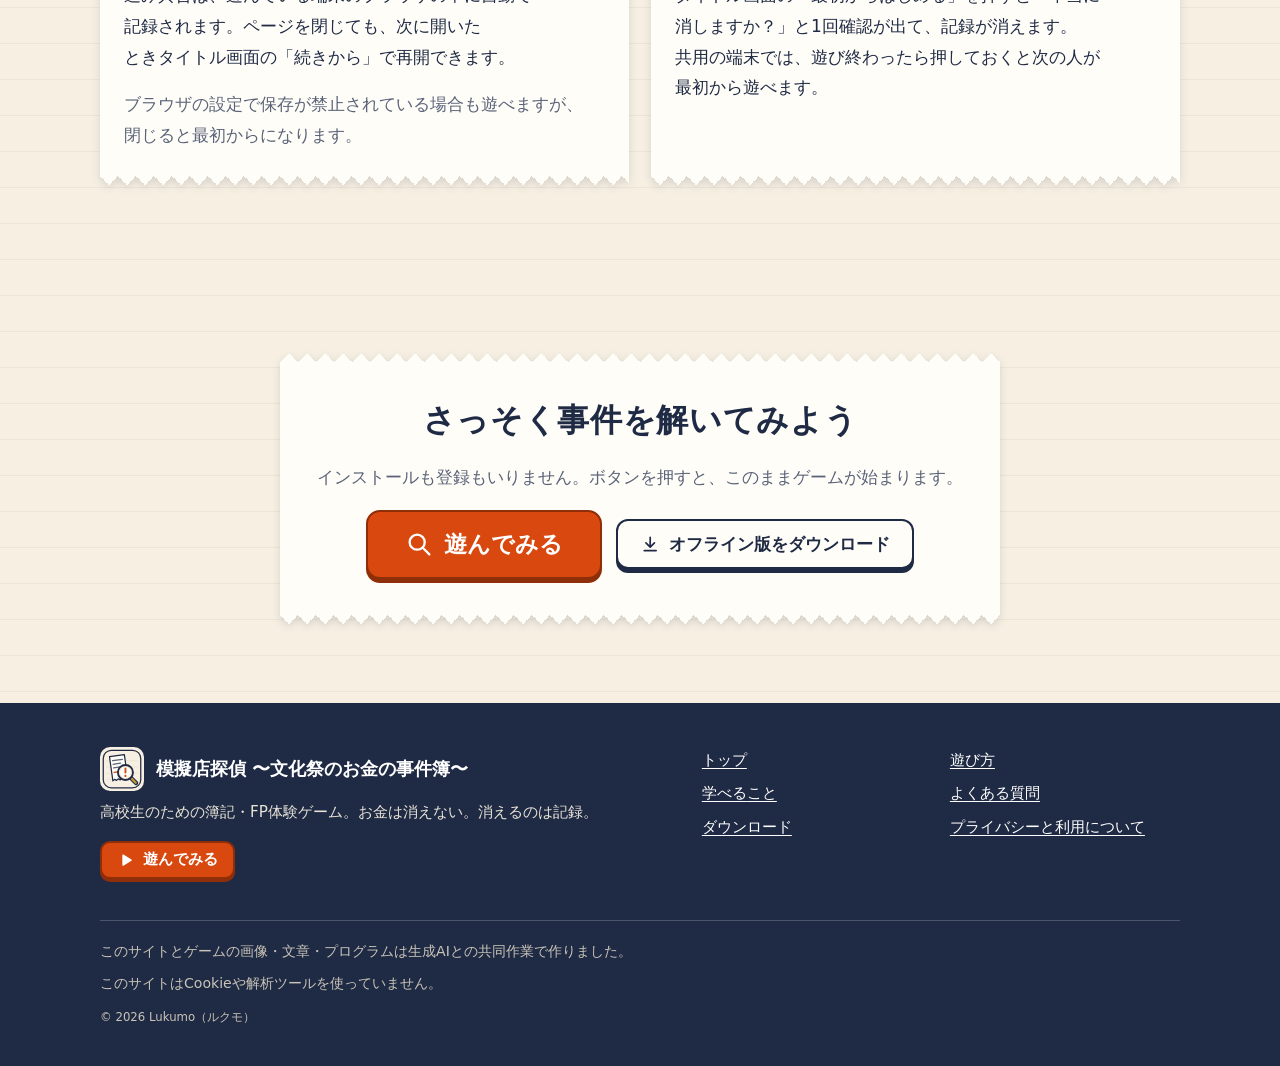
<file: how-to-play.html>
<!doctype html>
<html lang="ja" class="no-js">
<head>
<meta charset="utf-8">
<meta name="viewport" content="width=device-width, initial-scale=1">
<title>遊び方｜模擬店探偵 〜文化祭のお金の事件簿〜</title>
<meta name="description" content="模擬店探偵の遊び方。タイトルからセット選択、帳簿の振り分け・ズレ発見・手がかり・推理・正しい記録、2日目のFPの選択まで、画面写真つきで紹介します。探偵ランクの仕組みも。">
<meta name="theme-color" content="#f6efe2">
<link rel="icon" href="play/icon/favicon.svg" type="image/svg+xml">
<link rel="icon" href="play/icon/favicon-32.png" sizes="32x32" type="image/png">
<link rel="apple-touch-icon" href="play/icon/apple-touch-icon.png">
<meta property="og:type" content="website">
<meta property="og:site_name" content="模擬店探偵 〜文化祭のお金の事件簿〜">
<meta property="og:title" content="遊び方｜模擬店探偵 〜文化祭のお金の事件簿〜">
<meta property="og:description" content="模擬店探偵の遊び方。タイトルからセット選択、帳簿の振り分け・ズレ発見・手がかり・推理・正しい記録、2日目のFPの選択まで、画面写真つきで紹介します。探偵ランクの仕組みも。">
<meta property="og:image" content="https://mogiten-tantei.github.io/assets/shots/title.png">
<meta property="og:url" content="https://mogiten-tantei.github.io/how-to-play.html">
<link rel="canonical" href="https://mogiten-tantei.github.io/how-to-play.html">
<meta property="og:locale" content="ja_JP">
<meta name="twitter:card" content="summary_large_image">
<link rel="stylesheet" href="assets/style.css">
<script src="assets/site.js" defer></script>
</head>
<body>
<a class="skip" href="#main">本文へ<wbr>移動</a>
<header class="site-header">
  <div class="wrap header-inner">
    <a class="brand" href="index.html"><img src="play/icon/icon.svg" width="40" height="40" alt="">模擬店探偵</a>
    <nav class="nav" id="site-nav" aria-label="メインメニュー">
      <ul>
        <li><a href="index.html">トップ</a></li>
        <li><a href="how-to-play.html" aria-current="page">遊び方</a></li>
        <li><a href="learn.html">学べる<wbr>こと</a></li>
        <li><a href="faq.html">よく<wbr>ある<wbr>質問</a></li>
        <li><a href="download.html">ダウンロード</a></li>
      </ul>
    </nav>
    <a class="btn btn-play btn-sm header-play" href="play/index.html"><svg class="icon" viewBox="0 0 24 24" fill="none" stroke="currentColor" stroke-width="2" stroke-linecap="round" stroke-linejoin="round" aria-hidden="true" focusable="false"><path d="M8 5.5v13l10.5-6.5z" fill="currentColor"/></svg>遊んで<wbr>みる</a>
    <button class="menu-btn" type="button" aria-controls="site-nav" aria-expanded="false" aria-label="メニューを開く"><span class="bars" aria-hidden="true"><span></span><span></span><span></span></span><span class="label">メニュー</span></button>
  </div>
</header>
<main id="main">

<section class="page-head">
  <div class="wrap">
    <p class="breadcrumb"><a href="index.html">トップ</a> ／ <wbr>遊び方</p>
    <h1>遊び方</h1>
    <p>1回の<wbr>遊びは<wbr>「1日目の<wbr>事件」と<wbr>「2日目の<wbr>事件」の<wbr>2つ。<wbr>それぞれの<wbr>事件は、<wbr>帳簿を<wbr>調べて<wbr>ズレを<wbr>見つけ、真<wbr>相を<wbr>つきとめる<wbr>流れです。</p>
    <ul class="toc">
      <li><a href="#start">はじめ方</a></li>
      <li><a href="#flow">1回の<wbr>流れ</a></li>
      <li><a href="#tips">操作の<wbr>コツ</a></li>
      <li><a href="#rank">探偵ランク</a></li>
      <li><a href="#save">続きから<wbr>・最初から</a></li>
    </ul>
  </div>
</section>

<section class="section" id="start" style="padding-top:24px">
  <div class="wrap">
    <h2>はじめ方</h2>
    <ol class="steps">
      <li class="step reveal">
        <div class="step-text">
          <h3><span class="step-num">1</span>タイトル画面</h3>
          <p>探偵名を<wbr>入れて<wbr>（なくても<wbr>OK）<wbr>「捜査開始」を<wbr>押します。<wbr>前の<wbr>続きが<wbr>ある<wbr>ときは<wbr>「続きから」も<wbr>選べます。</p>
        </div>
        <figure><div class="shot"><img src="assets/shots/title.png" width="1280" height="720" alt="タイトル画面：探偵名の入力欄と「捜査開始」ボタン" loading="lazy" decoding="async"></div></figure>
      </li>
      <li class="step reveal">
        <div class="step-text">
          <h3><span class="step-num">2</span>セットを<wbr>選ぶ</h3>
          <p>5つの<wbr>セットから<wbr>1つを<wbr>選びます<wbr>（はじめは<wbr>セット1が<wbr>選ばれています）。<wbr>各行に、<wbr>1日目と<wbr>2日目の<wbr>事件名と<wbr>「学べる<wbr>こと」、<wbr>2日目の<wbr>FPの<wbr>テーマが<wbr>並んでいます。<wbr>「この<wbr>事件で<wbr>捜査開始」で<wbr>始まります。</p>
        </div>
        <figure><div class="shot"><img src="assets/shots/select.png" width="1280" height="720" alt="事件の選択画面：5つのセットが1行ずつ並んでいる" loading="lazy" decoding="async"></div></figure>
      </li>
    </ol>
  </div>
</section>

<section class="section section-alt" id="flow">
  <div class="wrap">
    <h2>1回の<wbr>流れ</h2>
    <p class="muted">1日目は<wbr> 事件の<wbr>始まり<wbr> → 振り分け → ズレ発見 → 手が<wbr>かり → 推理 → 正しい<wbr>記録 → 事件解決。<wbr>「2日目へ<wbr>進む」を<wbr>押すと<wbr>探偵バッジが<wbr>光って<wbr>一段<wbr>昇格し、<wbr>2日目は<wbr>同じ<wbr>流れの<wbr>あとに<wbr>FPの<wbr>選択と<wbr>比較が<wbr>加わります。</p>
    <ol class="steps">
      <li class="step reveal">
        <div class="step-text">
          <h3><span class="step-num">3</span>事件の<wbr>始まり</h3>
          <p>どんな<wbr>店か、<wbr>朝の<wbr>時点で<wbr>レジや<wbr>材料が<wbr>どうなっていたかを<wbr>読みます。<wbr>「帳簿を<wbr>調べる」で<wbr>次へ。</p>
        </div>
        <figure><div class="shot"><img src="assets/shots/case.png" width="1280" height="720" alt="事件の始まりの画面：店の種類と朝の状態が書かれている" loading="lazy" decoding="async"></div></figure>
      </li>
      <li class="step reveal">
        <div class="step-text">
          <h3><span class="step-num">4</span>帳簿を<wbr>調べる<wbr>（振り分け）</h3>
          <p>取引カードを<wbr>「入った<wbr>お金」<wbr>「出た<wbr>お金」の<wbr>箱に<wbr>振り分けます。<wbr>カードを<wbr>箱へ<wbr>ドラッグするか、<wbr>カードを<wbr>タップしてから<wbr>箱を<wbr>タップ。<wbr>全部<wbr>入れると、<wbr>あるべき<wbr>金額が<wbr>自動で<wbr>計算されます。<wbr>右上の<wbr>「朝のようす」<wbr>ボタンで、<wbr>事件の<wbr>始まりの<wbr>内容を<wbr>いつでも<wbr>見直せます。<wbr>朝の<wbr>釣り銭<wbr>（つりせん：<wbr>おつり用に<wbr>用意した<wbr>お金）など<wbr>最初から<wbr>ある<wbr>お金は、<wbr>点線の<wbr>枠で<wbr>「最初から<wbr>レジに<wbr>ある」と<wbr>表示され、<wbr>動かせません。</p>
        </div>
        <figure><div class="shot"><img src="assets/shots/sort.png" width="1280" height="720" alt="仕分けの画面：取引カードと「入ったお金」「出たお金」の2つの箱" loading="lazy" decoding="async"></div></figure>
      </li>
      <li class="step reveal">
        <div class="step-text">
          <h3><span class="step-num">5</span>ズレ発見</h3>
          <p>あるべき<wbr>金額と、<wbr>実際に<wbr>数えた<wbr>金額を<wbr>並べて<wbr>比べます。<wbr>ズレは<wbr>朱色で<wbr>目立つように<wbr>表示されます。</p>
        </div>
        <figure><div class="shot"><img src="assets/shots/gap.png" width="1280" height="720" alt="ズレ発見の画面：あるべき金額と実際の金額の差が朱色で示されている" loading="lazy" decoding="async"></div></figure>
      </li>
      <li class="step reveal">
        <div class="step-text">
          <h3><span class="step-num">6</span>手が<wbr>かり</h3>
          <p>画面の<wbr>上に<wbr>「なぞ<wbr>（何を<wbr>調べるのか）」と<wbr>「考え方」が<wbr>いつも<wbr>出ています。<wbr>手が<wbr>かりの<wbr>カードを<wbr>1枚ずつ<wbr>開きます。<wbr>弱い<wbr>手が<wbr>かりから<wbr>強い<wbr>手が<wbr>かりの<wbr>順。<wbr>1枚目は<wbr>無料、<wbr>2枚目からは<wbr>ランク点が<wbr>5点ずつ<wbr>減ります。<wbr>「朝のようす」<wbr>ボタンで、<wbr>事件の<wbr>始まりと<wbr>ズレを<wbr>いつでも<wbr>見直せます。<wbr>分かったと<wbr>思ったら、<wbr>いつでも<wbr>推理へ<wbr>進めます。</p>
        </div>
        <figure><div class="shot"><img src="assets/shots/clues.png" width="1280" height="720" alt="手がかりの画面：伏せられた手がかりカードを1枚ずつ開く" loading="lazy" decoding="async"></div></figure>
      </li>
      <li class="step reveal">
        <div class="step-text">
          <h3><span class="step-num">7</span>真相の<wbr>推理</h3>
          <p>なぞと<wbr>開いた<wbr>手が<wbr>かりを<wbr>見ながら、<wbr>3つの<wbr>選択肢から<wbr>真相を<wbr>選びます。<wbr>選択肢の<wbr>並びは<wbr>毎回<wbr>変わります。<wbr>まちがえると<wbr>ヒントが<wbr>出て、<wbr>もう<wbr>一度<wbr>選べます。<wbr>真相は<wbr>いつも<wbr>「記録の<wbr>ミス」です。</p>
        </div>
        <figure><div class="shot"><img src="assets/shots/truth.png" width="1280" height="720" alt="推理の画面：真相の3つの選択肢" loading="lazy" decoding="async"></div></figure>
      </li>
      <li class="step reveal">
        <div class="step-text">
          <h3><span class="step-num">8</span>正しい<wbr>記録</h3>
          <p>「本当は<wbr>こう<wbr>書けば<wbr>よかった」<wbr>記録と、<wbr>直した<wbr>計算、<wbr>その<wbr>事件の<wbr>学びを<wbr>確かめます。<wbr>簿記の<wbr>言葉には、<wbr>やさしい<wbr>言い換えが<wbr>ついています。<wbr>2日目の<wbr>上級では、<wbr>さらに<wbr>費用<wbr>（ひよう<wbr>：今日の<wbr>商売で<wbr>使った<wbr>分）などの<wbr>振り分けと、<wbr>利益<wbr>（もうけ）の<wbr>計算も<wbr>あります。</p>
        </div>
        <figure><div class="shot"><img src="assets/shots/record.png" width="1280" height="720" alt="正しい記録の画面：仕訳の左と右に金額と言い換えが並ぶ" loading="lazy" decoding="async"></div></figure>
      </li>
      <li class="step reveal">
        <div class="step-text">
          <h3><span class="step-num">9</span>FPの<wbr>選択<span class="tag">2日目</span></h3>
          <p>（2日目）<wbr>もうけた<wbr>お金を<wbr>どう<wbr>使う？<wbr> A・B・Cの<wbr>3つから<wbr>選びます。<wbr>正解・<wbr>不正解は<wbr>ありません。</p>
        </div>
        <figure><div class="shot"><img src="assets/shots/fp-choice.png" width="1280" height="720" alt="FPの選択の画面：A・B・Cの3つの使い道" loading="lazy" decoding="async"></div></figure>
      </li>
      <li class="step reveal">
        <div class="step-text">
          <h3><span class="step-num">10</span>結果の<wbr>比較<span class="tag">2日目</span></h3>
          <p>（2日目）<wbr>A・B・C全部に<wbr>ついて、<wbr>「晴れの<wbr>とき／雨の<wbr>とき」<wbr>「お客さんが<wbr>多い<wbr>とき／少ないとき」など<wbr>2つの<wbr>場合の<wbr>結果を<wbr>表で<wbr>比べます。<wbr>自分が<wbr>選んだ<wbr>行には<wbr>「あなた」と<wbr>印が<wbr>つきます。</p>
        </div>
        <figure><div class="shot"><img src="assets/shots/fp.png" width="1280" height="720" alt="結果比較の画面：使い道ごとに晴れのとき・雨のときの結果を並べた表" loading="lazy" decoding="async"></div></figure>
      </li>
      <li class="step reveal">
        <div class="step-text">
          <h3><span class="step-num">11</span>解決</h3>
          <p>2つの<wbr>事件の<wbr>学びと<wbr>最終ランクが<wbr>表示されます。<wbr>最後の<wbr>メッセージは<wbr>「お金は<wbr>消えない。<wbr>消えるのは<wbr>記録」。</p>
        </div>
        <figure><div class="shot"><img src="assets/shots/solved.png" width="1280" height="720" alt="解決画面：最終ランクと2つの事件の学び" loading="lazy" decoding="async"></div></figure>
      </li>
    </ol>
    <div class="grid grid-2" style="margin-top:40px">
      <figure class="reveal"><div class="shot"><img src="assets/shots/rank.png" width="1280" height="720" alt="事件解決の画面：称号とランク点、減点の内訳、おまけ問題" loading="lazy" decoding="async"></div><figcaption>事件解決の<wbr>画面。<wbr>ランク点と<wbr>減点の<wbr>内訳、<wbr>おまけ<wbr>問題<wbr>（ランクには<wbr>関係なし）が<wbr>出ます。</figcaption></figure>
      <figure class="reveal"><div class="shot"><img src="assets/shots/promote.png" width="1280" height="720" alt="昇格の画面：探偵バッジが光って一段上の称号になる" loading="lazy" decoding="async"></div><figcaption>「2日目へ<wbr>進む」を<wbr>押すと、<wbr>探偵バッジが<wbr>光って<wbr>一段<wbr>昇格します。</figcaption></figure>
    </div>
  </div>
</section>

<section class="section" id="tips">
  <div class="wrap">
    <h2>操作の<wbr>コツ</h2>
    <div class="grid grid-3">
      <div class="card reveal"><h3><svg class="icon" viewBox="0 0 24 24" fill="none" stroke="currentColor" stroke-width="2" stroke-linecap="round" stroke-linejoin="round" aria-hidden="true" focusable="false"><path d="M9.5 11V5.5a1.5 1.5 0 0 1 3 0V11l4.6 1a2 2 0 0 1 1.5 2.3l-.9 4.7a2 2 0 0 1-2 1.5h-4.3a2 2 0 0 1-1.6-.8L6 15.8a1.6 1.6 0 0 1 2.3-2.2l1.2 1"/></svg> ドラッグが<wbr>苦手なら</h3><p>カードを<wbr>1回タップ<wbr>（クリック）<wbr>して<wbr>選び、<wbr>入れたい<wbr>箱を<wbr>タップ。<wbr>これだけで<wbr>振り分けられます。<wbr>どの<wbr>端末でも<wbr>使える<wbr>操作です。</p></div>
      <div class="card reveal"><h3><svg class="icon" viewBox="0 0 24 24" fill="none" stroke="currentColor" stroke-width="2" stroke-linecap="round" stroke-linejoin="round" aria-hidden="true" focusable="false"><circle cx="10.5" cy="10.5" r="6.5"/><path d="M15.5 15.5 21 21"/></svg> 手が<wbr>かりは<wbr>1枚ずつ</h3><p>手が<wbr>かりは<wbr>弱い順に<wbr>並んでいます。<wbr>1枚目は<wbr>無料。<wbr>2枚目から<wbr>減点が<wbr>あるので、<wbr>少し<wbr>考えてから<wbr>開くのが<wbr>おすすめです。</p></div>
      <div class="card reveal"><h3><svg class="icon" viewBox="0 0 24 24" fill="none" stroke="currentColor" stroke-width="2" stroke-linecap="round" stroke-linejoin="round" aria-hidden="true" focusable="false"><rect x="3" y="4.5" width="18" height="12" rx="1.5"/><path d="M8.5 20h7M12 16.5V20"/></svg> 画面は<wbr>横向きで</h3><p>ゲームは<wbr>1画面に<wbr>収まるように<wbr>作られています。<wbr>横向きの<wbr>パソコン・タブレットで、<wbr>ブラウザの<wbr>拡大率は<wbr>100%の<wbr>ままが<wbr>いちばん<wbr>見やすくなります。</p></div>
    </div>
  </div>
</section>

<section class="section section-alt" id="rank">
  <div class="wrap">
    <h2>探偵ランクの<wbr>仕組み</h2>
    <p>事件を<wbr>解決すると、<wbr>ランク点と<wbr>称号が<wbr>出ます。<wbr>ランク点は<wbr>100点から、<wbr>次の<wbr>減点を<wbr>引いた<wbr>ものです<wbr>（0点より<wbr>下には<wbr>なりません）。</p>
    <p class="formula">ランク点 ＝ 100 <span class="minus">− 開いた<wbr>手が<wbr>かり<wbr>（1枚目は<wbr>無料、<wbr>2枚目から<wbr>1枚ごとに<wbr>5点）</span><br><span class="minus">− 推理の<wbr>不正解 <wbr>1回に<wbr>つき10点</span>　<span class="minus">− 振り分けの間<wbr>違い<wbr> 1回に<wbr>つき2点</span></p>
    <div class="callout ok"><svg class="icon" viewBox="0 0 24 24" fill="none" stroke="currentColor" stroke-width="2" stroke-linecap="round" stroke-linejoin="round" aria-hidden="true" focusable="false"><circle cx="12" cy="12" r="8.5"/><path d="M12 7.5V12l3 2"/></svg><div><p><strong>時間に<wbr>よる<wbr>減点は<wbr>ありません。</strong>ゆっくり<wbr>考えても<wbr>大丈夫。<wbr>ランクに<wbr>関係するのは、<wbr>手が<wbr>かり・推理・振り分けの<wbr>3つだけです。</p></div></div>
    <div class="table-wrap reveal">
      <table>
        <caption class="muted" style="caption-side:bottom;text-align:left;padding-top:8px">2日目の<wbr>称号は、<wbr>昇格の<wbr>ときに<wbr>見せた<wbr>称号<wbr>（1日目の<wbr>一段上）より<wbr>下がりません。</caption>
        <thead><tr><th scope="col">ランク点</th><th scope="col">1日目の<wbr>称号</th><th scope="col">2日目の<wbr>称号</th></tr></thead>
        <tbody>
          <tr><td class="num">85点以上</td><td>★<wbr>★★<wbr> 敏腕探偵</td><td>★<wbr>★★<wbr> 名探偵</td></tr>
          <tr><td class="num">65〜84点</td><td>★★<wbr> 探偵</td><td>★★<wbr> 敏腕探偵</td></tr>
          <tr><td class="num">64点以下</td><td>★ <wbr>見習い<wbr>探偵</td><td>★<wbr> 探偵</td></tr>
        </tbody>
      </table>
    </div>
    <p class="muted" style="margin-top:16px">事件解決の<wbr>画面に<wbr>出る<wbr>「おまけ問題」は、<wbr>ランク点に<wbr>影響しません。<wbr>FPの<wbr>選択にも<wbr>正解は<wbr>なく、<wbr>ランクには<wbr>関係しません。</p>
  </div>
</section>

<section class="section" id="save">
  <div class="wrap">
    <h2>続きから<wbr>・最初から<wbr>はじめる</h2>
    <div class="grid grid-2">
      <div class="receipt reveal"><h3>続きから</h3><p>進み具合は、<wbr>遊んでいる<wbr>端末の<wbr>ブラウザの<wbr>中に<wbr>自動で<wbr>記録されます。<wbr>ページを<wbr>閉じても、<wbr>次に<wbr>開いた<wbr>ときタイトル画面の<wbr>「続きから」で<wbr>再開できます。</p><p class="muted">ブラウザの<wbr>設定で<wbr>保存が<wbr>禁止されている<wbr>場合も<wbr>遊べますが、<wbr>閉じると<wbr>最初からに<wbr>なります。</p></div>
      <div class="receipt reveal"><h3>最初から<wbr>はじめる</h3><p>タイトル画面の<wbr>「最初から<wbr>はじめる」を<wbr>押すと<wbr>「本当に<wbr>消しますか？」と<wbr>1回確認が<wbr>出て、<wbr>記録が<wbr>消えます。<wbr>共用の<wbr>端末では、<wbr>遊び終わったら<wbr>押しておくと<wbr>次の<wbr>人が<wbr>最初から<wbr>遊べます。</p></div>
    </div>
  </div>
</section>

<section class="section cta">
  <div class="wrap">
    <div class="receipt reveal">
      <h2>さっそく<wbr>事件を<wbr>解いてみよう</h2>
      <p class="muted">インストールも<wbr>登録も<wbr>いりません。<wbr>ボタンを<wbr>押すと、<wbr>このまま<wbr>ゲームが<wbr>始まります。</p>
      <div class="btn-row">
        <a class="btn btn-play btn-lg" href="play/index.html"><svg class="icon" viewBox="0 0 24 24" fill="none" stroke="currentColor" stroke-width="2" stroke-linecap="round" stroke-linejoin="round" aria-hidden="true" focusable="false"><circle cx="10.5" cy="10.5" r="6.5"/><path d="M15.5 15.5 21 21"/></svg>遊んで<wbr>みる</a>
        <a class="btn" href="download.html"><svg class="icon" viewBox="0 0 24 24" fill="none" stroke="currentColor" stroke-width="2" stroke-linecap="round" stroke-linejoin="round" aria-hidden="true" focusable="false"><path d="M12 4v11M7 10.5l5 5 5-5M5 19.5h14"/></svg>オフライン版を<wbr>ダウンロード</a>
      </div>
    </div>
  </div>
</section>
</main>
<footer class="site-footer">
  <div class="wrap">
    <div class="footer-grid">
      <div>
        <div class="footer-brand"><img src="play/icon/icon.svg" width="44" height="44" alt="">模擬店探偵 〜文化祭の<wbr>お金の<wbr>事件簿〜</div>
        <p>高校生の<wbr>ための<wbr>簿記・FP体験ゲーム。<wbr>お金は<wbr>消えない。<wbr>消えるのは<wbr>記録。</p>
        <p><a class="btn btn-play btn-sm" href="play/index.html"><svg class="icon" viewBox="0 0 24 24" fill="none" stroke="currentColor" stroke-width="2" stroke-linecap="round" stroke-linejoin="round" aria-hidden="true" focusable="false"><path d="M8 5.5v13l10.5-6.5z" fill="currentColor"/></svg>遊んで<wbr>みる</a></p>
      </div>
      <nav class="footer-nav" aria-label="フッターメニュー">
        <ul>
          <li><a href="index.html">トップ</a></li>
          <li><a href="how-to-play.html">遊び方</a></li>
          <li><a href="learn.html">学べる<wbr>こと</a></li>
          <li><a href="faq.html">よく<wbr>ある<wbr>質問</a></li>
          <li><a href="download.html">ダウンロード</a></li>
          <li><a href="privacy.html">プライバシーと<wbr>利用に<wbr>ついて</a></li>
        </ul>
      </nav>
    </div>
    <div class="footer-note">
      <p>この<wbr>サイトと<wbr>ゲームの<wbr>画像・文章・<wbr>プログラムは<wbr>生成AIとの<wbr>共同作業で<wbr>作りました。</p>
      <p>この<wbr>サイトは<wbr>Cookieや<wbr>解析ツールを<wbr>使っていません。</p>
      <p><small>© 2026 Lukumo<wbr>（ルクモ）</small></p>
    </div>
  </div>
</footer>
</body>
</html>
</file>
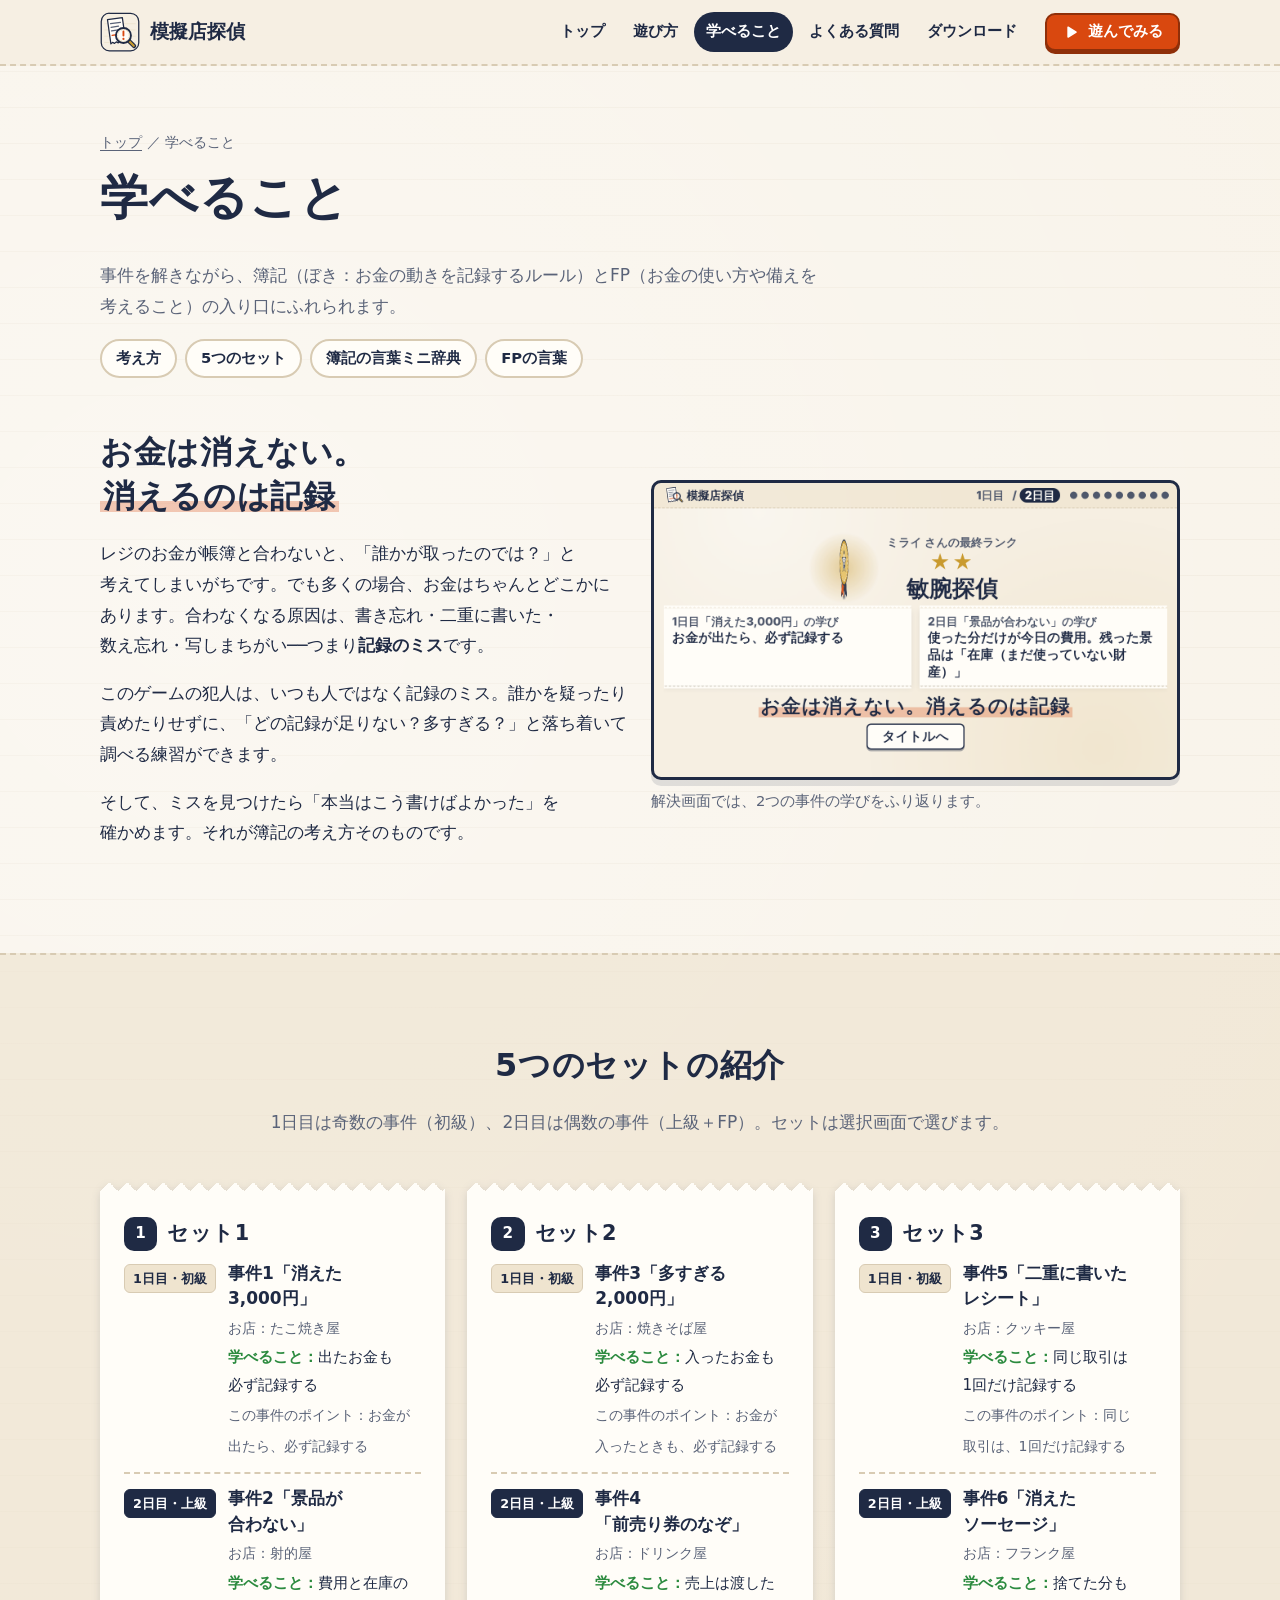
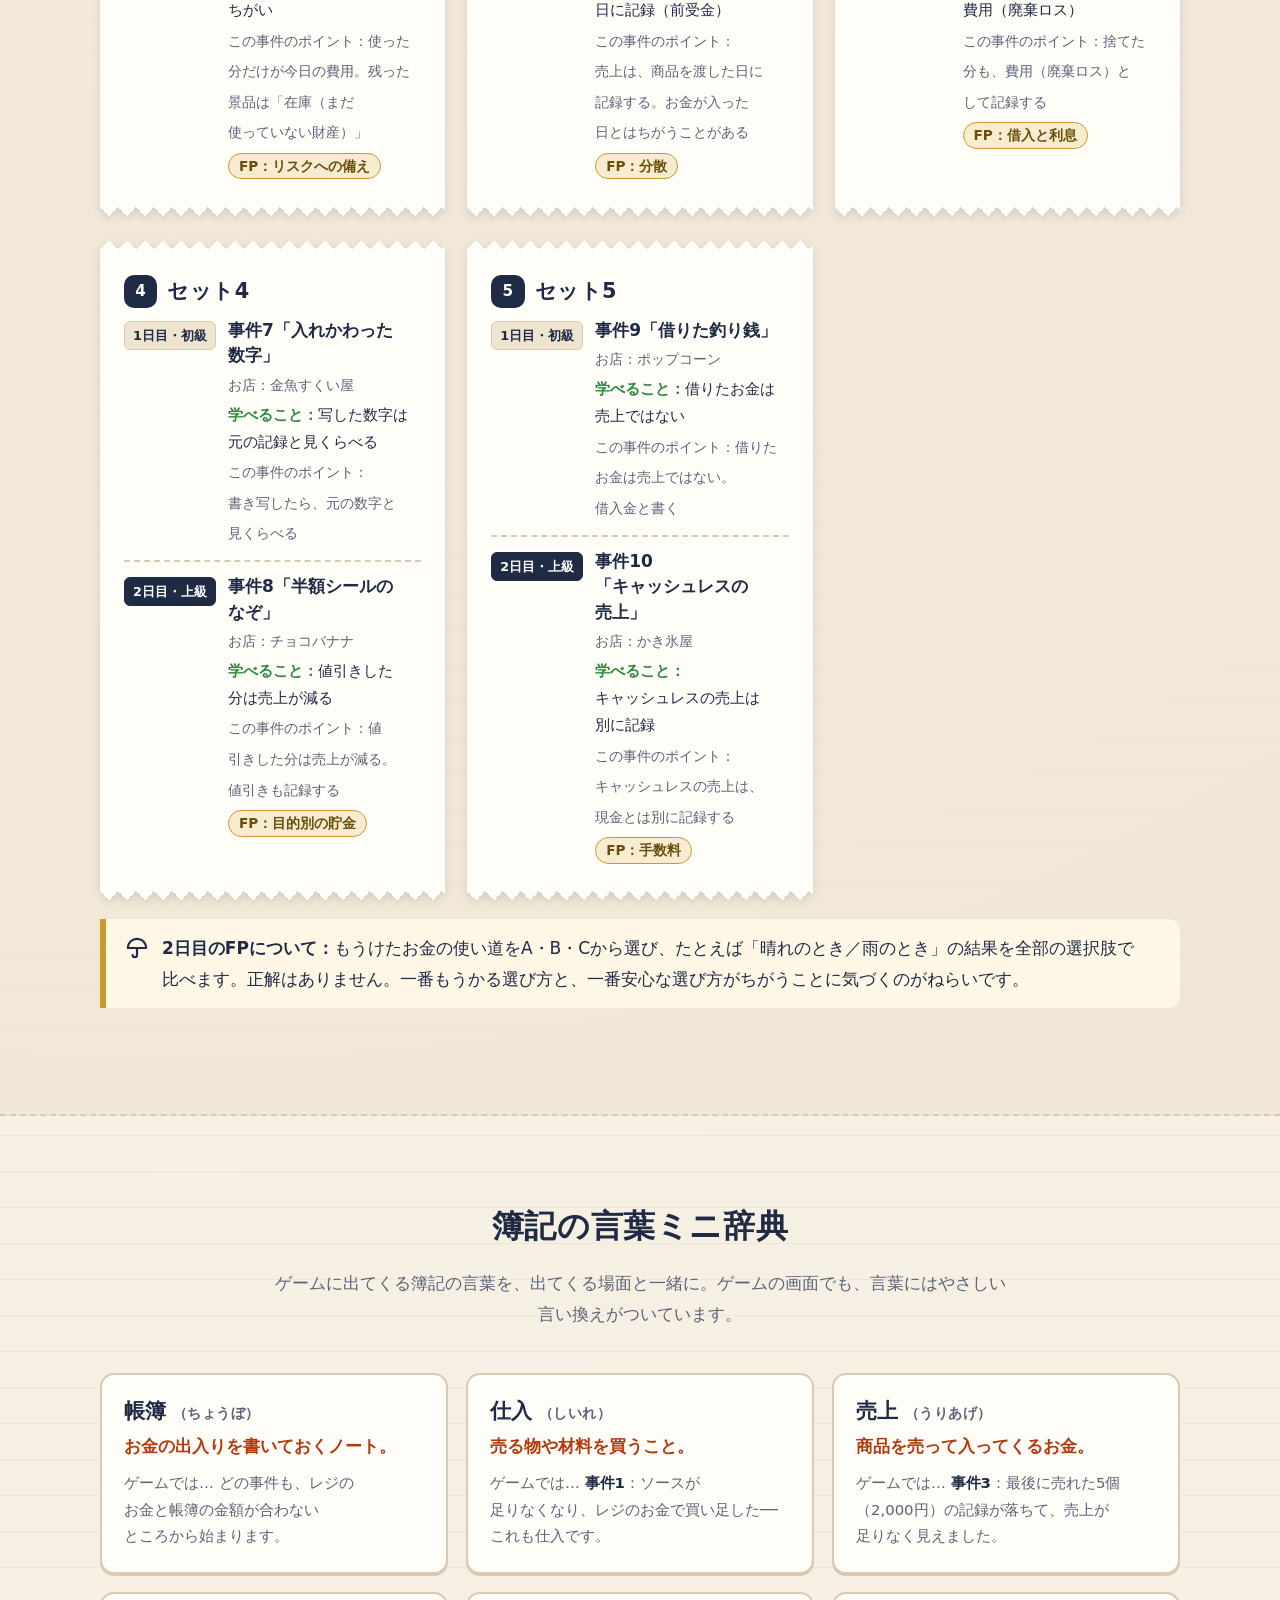
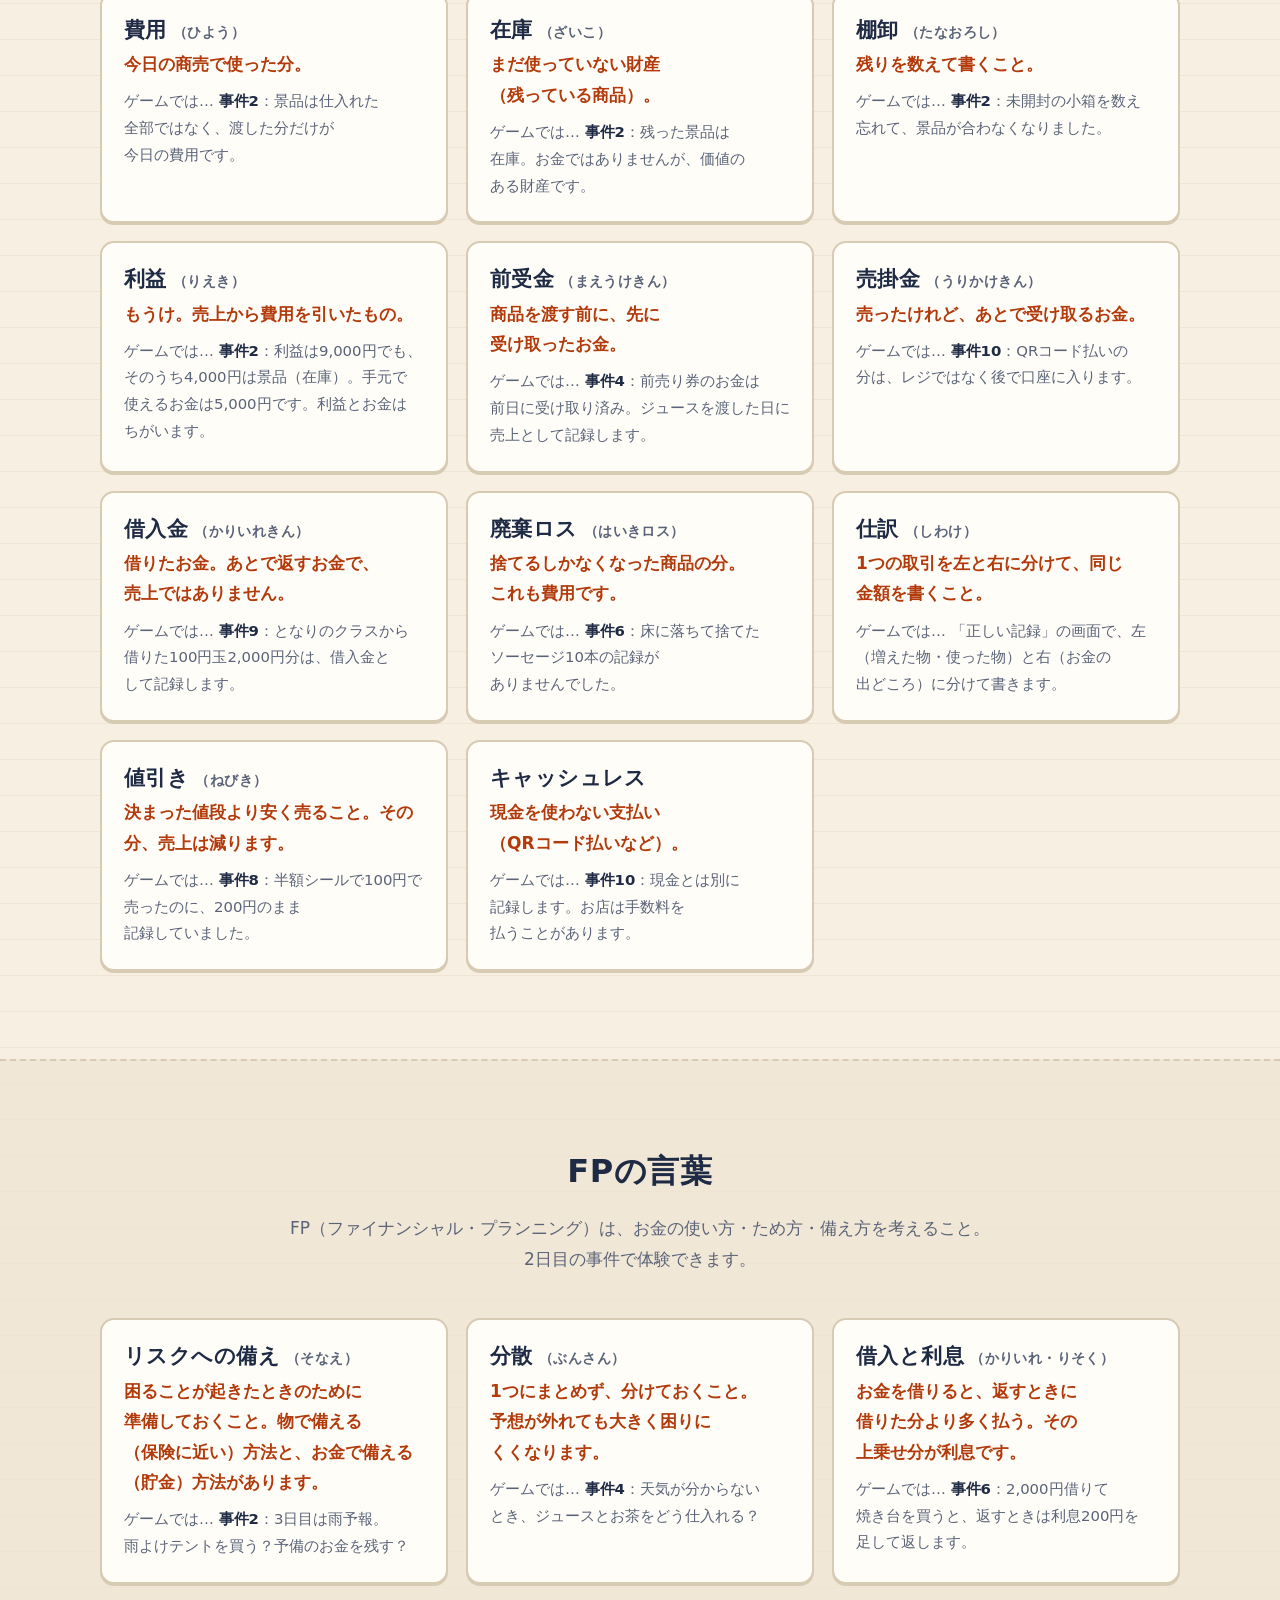
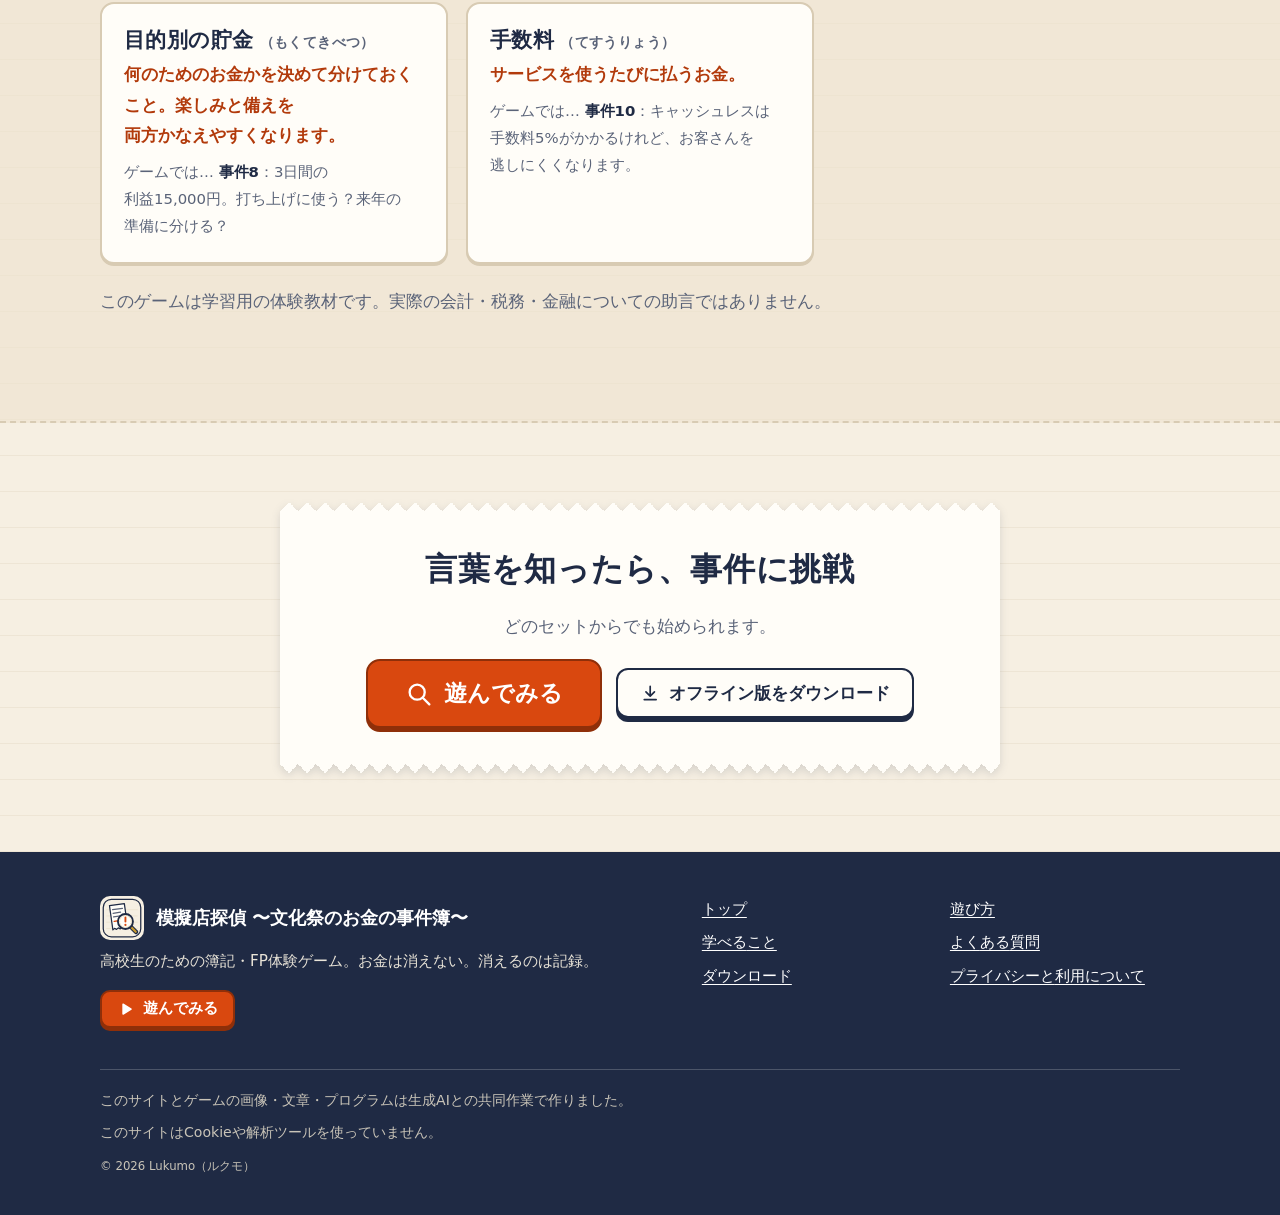
<file: learn.html>
<!doctype html>
<html lang="ja" class="no-js">
<head>
<meta charset="utf-8">
<meta name="viewport" content="width=device-width, initial-scale=1">
<title>学べること｜模擬店探偵 〜文化祭のお金の事件簿〜</title>
<meta name="description" content="模擬店探偵で学べる簿記とFPの考え方。「お金は消えない。消えるのは記録」、5つのセット・10の事件の紹介、仕入・売上・在庫・前受金などの簿記の言葉ミニ辞典、FPの言葉。">
<meta name="theme-color" content="#f6efe2">
<link rel="icon" href="play/icon/favicon.svg" type="image/svg+xml">
<link rel="icon" href="play/icon/favicon-32.png" sizes="32x32" type="image/png">
<link rel="apple-touch-icon" href="play/icon/apple-touch-icon.png">
<meta property="og:type" content="website">
<meta property="og:site_name" content="模擬店探偵 〜文化祭のお金の事件簿〜">
<meta property="og:title" content="学べること｜模擬店探偵 〜文化祭のお金の事件簿〜">
<meta property="og:description" content="模擬店探偵で学べる簿記とFPの考え方。「お金は消えない。消えるのは記録」、5つのセット・10の事件の紹介、仕入・売上・在庫・前受金などの簿記の言葉ミニ辞典、FPの言葉。">
<meta property="og:image" content="https://mogiten-tantei.github.io/assets/shots/title.png">
<meta property="og:url" content="https://mogiten-tantei.github.io/learn.html">
<link rel="canonical" href="https://mogiten-tantei.github.io/learn.html">
<meta property="og:locale" content="ja_JP">
<meta name="twitter:card" content="summary_large_image">
<link rel="stylesheet" href="assets/style.css">
<script src="assets/site.js" defer></script>
</head>
<body>
<a class="skip" href="#main">本文へ<wbr>移動</a>
<header class="site-header">
  <div class="wrap header-inner">
    <a class="brand" href="index.html"><img src="play/icon/icon.svg" width="40" height="40" alt="">模擬店探偵</a>
    <nav class="nav" id="site-nav" aria-label="メインメニュー">
      <ul>
        <li><a href="index.html">トップ</a></li>
        <li><a href="how-to-play.html">遊び方</a></li>
        <li><a href="learn.html" aria-current="page">学べる<wbr>こと</a></li>
        <li><a href="faq.html">よく<wbr>ある<wbr>質問</a></li>
        <li><a href="download.html">ダウンロード</a></li>
      </ul>
    </nav>
    <a class="btn btn-play btn-sm header-play" href="play/index.html"><svg class="icon" viewBox="0 0 24 24" fill="none" stroke="currentColor" stroke-width="2" stroke-linecap="round" stroke-linejoin="round" aria-hidden="true" focusable="false"><path d="M8 5.5v13l10.5-6.5z" fill="currentColor"/></svg>遊んで<wbr>みる</a>
    <button class="menu-btn" type="button" aria-controls="site-nav" aria-expanded="false" aria-label="メニューを開く"><span class="bars" aria-hidden="true"><span></span><span></span><span></span></span><span class="label">メニュー</span></button>
  </div>
</header>
<main id="main">

<section class="page-head">
  <div class="wrap">
    <p class="breadcrumb"><a href="index.html">トップ</a> ／ <wbr>学べる<wbr>こと</p>
    <h1>学べる<wbr>こと</h1>
    <p>事件を<wbr>解きながら、<wbr>簿記<wbr>（ぼき：お金の<wbr>動きを<wbr>記録する<wbr>ルール）と<wbr>FP<wbr>（お金の<wbr>使い方や<wbr>備えを<wbr>考える<wbr>こと）の<wbr>入り口に<wbr>ふれられます。</p>
    <ul class="toc">
      <li><a href="#idea">考え方</a></li>
      <li><a href="#sets">5つの<wbr>セット</a></li>
      <li><a href="#dict">簿記の<wbr>言葉ミニ辞典</a></li>
      <li><a href="#fp">FPの<wbr>言葉</a></li>
    </ul>
  </div>
</section>

<section class="section" id="idea" style="padding-top:24px">
  <div class="wrap grid grid-2" style="align-items:center">
    <div class="reveal">
      <h2>お金は<wbr>消えない。<br><span class="pen">消えるのは<wbr>記録</span></h2>
      <p>レジの<wbr>お金が<wbr>帳簿と<wbr>合わないと、<wbr>「誰かが<wbr>取ったのでは？」と<wbr>考えてしまいがちです。<wbr>でも<wbr>多くの<wbr>場合、<wbr>お金は<wbr>ちゃんと<wbr>どこかに<wbr>あります。<wbr>合わなくなる<wbr>原因は、<wbr>書き忘れ・<wbr>二重に<wbr>書いた<wbr>・数え忘れ・写しまちがい<wbr>──つまり<strong>記録の<wbr>ミス</strong>です。</p>
      <p>この<wbr>ゲームの<wbr>犯人は、<wbr>いつも<wbr>人ではなく<wbr>記録の<wbr>ミス。<wbr>誰かを<wbr>疑ったり<wbr>責めたりせずに、<wbr>「どの<wbr>記録が<wbr>足りない？<wbr>多すぎる？」と<wbr>落ち着いて<wbr>調べる<wbr>練習が<wbr>できます。</p>
      <p>そして、<wbr>ミスを<wbr>見つけたら<wbr>「本当は<wbr>こう<wbr>書けば<wbr>よかった」を<wbr>確かめます。<wbr>それが<wbr>簿記の<wbr>考え方<wbr>そのものです。</p>
    </div>
    <figure class="reveal"><div class="shot"><img src="assets/shots/solved.png" width="1280" height="720" alt="解決画面：「お金は消えない。消えるのは記録」のメッセージと最終ランク" loading="lazy" decoding="async"></div><figcaption>解決画面では、<wbr>2つの<wbr>事件の<wbr>学びを<wbr>ふり返ります。</figcaption></figure>
  </div>
</section>

<section class="section section-alt" id="sets">
  <div class="wrap">
    <div class="section-head">
      <h2>5つの<wbr>セットの<wbr>紹介</h2>
      <p>1日目は<wbr>奇数の<wbr>事件<wbr>（初級）、<wbr>2日目は<wbr>偶数の<wbr>事件<wbr>（上級＋FP）。<wbr>セットは<wbr>選択画面で<wbr>選びます。</p>
    </div>
    <div class="sets">
      <article class="receipt set-card reveal" id="set1">
        <h3><span class="set-no">1</span>セット1</h3>
        <div class="day day-1">
          <span class="day-label">1日目・初級</span>
          <div>
            <span class="case-title">事件1<wbr>「消えた<wbr>3,000円」</span>
            <span class="case-shop">お店：た<wbr>こ焼き屋</span>
            <span class="case-learn">出た<wbr>お金も<wbr>必ず<wbr>記録する</span>
            <span class="case-shop">この<wbr>事件の<wbr>ポイント：<wbr>お金が<wbr>出たら、<wbr>必ず<wbr>記録する</span>
            
          </div>
        </div>
        <div class="day day-2">
          <span class="day-label">2日目・上級</span>
          <div>
            <span class="case-title">事件2<wbr>「景品が<wbr>合わない」</span>
            <span class="case-shop">お店：射的屋</span>
            <span class="case-learn">費用と<wbr>在庫の<wbr>ちがい</span>
            <span class="case-shop">この<wbr>事件の<wbr>ポイント：<wbr>使った<wbr>分だけが<wbr>今日の<wbr>費用。<wbr>残った<wbr>景品は<wbr>「在庫<wbr>（まだ<wbr>使っていない<wbr>財産）」</span>
            <span class="fp-chip">FP：リスクへの<wbr>備え</span>
          </div>
        </div>
      </article>
      <article class="receipt set-card reveal" id="set2">
        <h3><span class="set-no">2</span>セット2</h3>
        <div class="day day-1">
          <span class="day-label">1日目・初級</span>
          <div>
            <span class="case-title">事件3<wbr>「多すぎる<wbr>2,000円」</span>
            <span class="case-shop">お店：<wbr>焼きそば屋</span>
            <span class="case-learn">入った<wbr>お金も<wbr>必ず<wbr>記録する</span>
            <span class="case-shop">この<wbr>事件の<wbr>ポイント：<wbr>お金が<wbr>入った<wbr>ときも、<wbr>必ず<wbr>記録する</span>
            
          </div>
        </div>
        <div class="day day-2">
          <span class="day-label">2日目・上級</span>
          <div>
            <span class="case-title">事件4<wbr>「前売り券のなぞ」</span>
            <span class="case-shop">お店：ドリンク屋</span>
            <span class="case-learn">売上は<wbr>渡した<wbr>日に<wbr>記録<wbr>（前受金）</span>
            <span class="case-shop">この<wbr>事件の<wbr>ポイント：売上は、<wbr>商品を<wbr>渡した<wbr>日に<wbr>記録する。<wbr>お金が<wbr>入った<wbr>日とは<wbr>ちがうことがある</span>
            <span class="fp-chip">FP：分散</span>
          </div>
        </div>
      </article>
      <article class="receipt set-card reveal" id="set3">
        <h3><span class="set-no">3</span>セット3</h3>
        <div class="day day-1">
          <span class="day-label">1日目・初級</span>
          <div>
            <span class="case-title">事件5<wbr>「二重に<wbr>書いた<wbr>レシート」</span>
            <span class="case-shop">お店：クッキー屋</span>
            <span class="case-learn">同じ<wbr>取引は<wbr>1回だけ<wbr>記録する</span>
            <span class="case-shop">この<wbr>事件の<wbr>ポイント：<wbr>同じ<wbr>取引は、<wbr>1回だけ<wbr>記録する</span>
            
          </div>
        </div>
        <div class="day day-2">
          <span class="day-label">2日目・上級</span>
          <div>
            <span class="case-title">事件6<wbr>「消えた<wbr>ソーセージ」</span>
            <span class="case-shop">お店：フランク屋</span>
            <span class="case-learn">捨てた<wbr>分も<wbr>費用<wbr>（廃棄ロス）</span>
            <span class="case-shop">この<wbr>事件の<wbr>ポイント：捨てた<wbr>分も、<wbr>費用<wbr>（廃棄ロス）と<wbr>して<wbr>記録する</span>
            <span class="fp-chip">FP：借入と<wbr>利息</span>
          </div>
        </div>
      </article>
      <article class="receipt set-card reveal" id="set4">
        <h3><span class="set-no">4</span>セット4</h3>
        <div class="day day-1">
          <span class="day-label">1日目・初級</span>
          <div>
            <span class="case-title">事件7<wbr>「入れか<wbr>わった<wbr>数字」</span>
            <span class="case-shop">お店：金魚すくい屋</span>
            <span class="case-learn">写した<wbr>数字は<wbr>元の<wbr>記録と<wbr>見くらべる</span>
            <span class="case-shop">この<wbr>事件の<wbr>ポイント：<wbr>書き写したら、<wbr>元の<wbr>数字と<wbr>見くらべる</span>
            
          </div>
        </div>
        <div class="day day-2">
          <span class="day-label">2日目・上級</span>
          <div>
            <span class="case-title">事件8<wbr>「半額シールの<wbr>なぞ」</span>
            <span class="case-shop">お店：チョコバナナ</span>
            <span class="case-learn">値<wbr>引きした<wbr>分は<wbr>売上が<wbr>減る</span>
            <span class="case-shop">この<wbr>事件の<wbr>ポイント：値<wbr>引きした<wbr>分は<wbr>売上が<wbr>減る。<wbr>値引きも<wbr>記録する</span>
            <span class="fp-chip">FP：目的別の<wbr>貯金</span>
          </div>
        </div>
      </article>
      <article class="receipt set-card reveal" id="set5">
        <h3><span class="set-no">5</span>セット5</h3>
        <div class="day day-1">
          <span class="day-label">1日目・初級</span>
          <div>
            <span class="case-title">事件9<wbr>「借りた<wbr>釣り銭」</span>
            <span class="case-shop">お店：ポップコーン</span>
            <span class="case-learn">借りた<wbr>お金は<wbr>売上ではない</span>
            <span class="case-shop">この<wbr>事件の<wbr>ポイント：借りた<wbr>お金は<wbr>売上ではない。<wbr>借入金と<wbr>書く</span>
            
          </div>
        </div>
        <div class="day day-2">
          <span class="day-label">2日目・上級</span>
          <div>
            <span class="case-title">事件10<wbr>「キャッシュレスの<wbr>売上」</span>
            <span class="case-shop">お店：かき氷屋</span>
            <span class="case-learn">キャッシュレスの<wbr>売上は<wbr>別に<wbr>記録</span>
            <span class="case-shop">この<wbr>事件の<wbr>ポイント：キャッシュレスの<wbr>売上は、<wbr>現金とは<wbr>別に<wbr>記録する</span>
            <span class="fp-chip">FP：手数料</span>
          </div>
        </div>
      </article>
    </div>
    <div class="callout"><svg class="icon" viewBox="0 0 24 24" fill="none" stroke="currentColor" stroke-width="2" stroke-linecap="round" stroke-linejoin="round" aria-hidden="true" focusable="false"><path d="M3.5 12a8.5 8.5 0 0 1 17 0z"/><path d="M12 12v6.5a2 2 0 0 1-4 0"/></svg><div><p><strong>2日目の<wbr>FPに<wbr>ついて：</strong>もうけた<wbr>お金の<wbr>使い道を<wbr>A・B・Cから<wbr>選び、<wbr>たとえば<wbr>「晴れの<wbr>とき／雨の<wbr>とき」の<wbr>結果を<wbr>全部の<wbr>選択肢で<wbr>比べます。<wbr>正解は<wbr>ありません。<wbr>一番もうかる<wbr>選び方と、<wbr>一番<wbr>安心な<wbr>選び方が<wbr>ちがうことに<wbr>気づくのが<wbr>ねらいです。</p></div></div>
  </div>
</section>

<section class="section" id="dict">
  <div class="wrap">
    <div class="section-head">
      <h2>簿記の<wbr>言葉ミニ辞典</h2>
      <p>ゲームに<wbr>出てくる<wbr>簿記の<wbr>言葉を、<wbr>出てくる<wbr>場面と<wbr>一緒に。<wbr>ゲームの<wbr>画面でも、<wbr>言葉には<wbr>やさしい<wbr>言い換えが<wbr>ついています。</p>
    </div>
    <div class="dict">
      <div class="card term reveal">
        <h3>帳簿<span class="yomi">（ちょう<wbr>ぼ）</span></h3>
        <p class="plain">お金の<wbr>出入りを<wbr>書いておく<wbr>ノート。</p>
        <p class="scene-in-game">ゲームでは…<wbr> どの<wbr>事件も、<wbr>レジの<wbr>お金と<wbr>帳簿の<wbr>金額が<wbr>合わない<wbr>ところから<wbr>始まります。</p>
      </div>
      <div class="card term reveal">
        <h3>仕入<span class="yomi">（しいれ）</span></h3>
        <p class="plain">売る<wbr>物や<wbr>材料を<wbr>買う<wbr>こと。</p>
        <p class="scene-in-game">ゲームでは… <b>事件1</b>：ソースが<wbr>足りなくなり、<wbr>レジの<wbr>お金で<wbr>買い足した<wbr>──<wbr>これも<wbr>仕入です。</p>
      </div>
      <div class="card term reveal">
        <h3>売上<span class="yomi">（うりあげ）</span></h3>
        <p class="plain">商品を<wbr>売って<wbr>入ってくる<wbr>お金。</p>
        <p class="scene-in-game">ゲームでは… <b>事件3</b>：<wbr>最後に<wbr>売れた<wbr>5個<wbr>（2,000円）の<wbr>記録が<wbr>落ちて、<wbr>売上が<wbr>足りなく<wbr>見えました。</p>
      </div>
      <div class="card term reveal">
        <h3>費用<span class="yomi">（ひよう）</span></h3>
        <p class="plain">今日の<wbr>商売で<wbr>使った分。</p>
        <p class="scene-in-game">ゲームでは… <b>事件2</b>：景品は<wbr>仕入れた<wbr>全部ではなく、<wbr>渡した<wbr>分だけが<wbr>今日の<wbr>費用です。</p>
      </div>
      <div class="card term reveal">
        <h3>在庫<span class="yomi">（ざい<wbr>こ）</span></h3>
        <p class="plain">まだ<wbr>使っていない<wbr>財産<wbr>（残っている<wbr>商品）。</p>
        <p class="scene-in-game">ゲームでは… <b>事件2</b>：<wbr>残った<wbr>景品は<wbr>在庫。<wbr>お金ではありませんが、<wbr>価値の<wbr>ある<wbr>財産です。</p>
      </div>
      <div class="card term reveal">
        <h3>棚卸<span class="yomi">（たな<wbr>おろし）</span></h3>
        <p class="plain">残りを<wbr>数えて<wbr>書く<wbr>こと。</p>
        <p class="scene-in-game">ゲームでは… <b>事件2</b>：未開封の<wbr>小箱を<wbr>数え<wbr>忘れて、<wbr>景品が<wbr>合わなくなりました。</p>
      </div>
      <div class="card term reveal">
        <h3>利益<span class="yomi">（りえき）</span></h3>
        <p class="plain">もうけ。<wbr>売上から<wbr>費用を<wbr>引いた<wbr>もの。</p>
        <p class="scene-in-game">ゲームでは… <b>事件2</b>：利益は<wbr>9,000円でも、<wbr>そのうち<wbr>4,000円は<wbr>景品<wbr>（在庫）。<wbr>手元で<wbr>使える<wbr>お金は<wbr>5,000円です。<wbr>利益と<wbr>お金は<wbr>ちが<wbr>います。</p>
      </div>
      <div class="card term reveal">
        <h3>前受金<span class="yomi">（まえうけきん）</span></h3>
        <p class="plain">商品を<wbr>渡す前に、<wbr>先に<wbr>受け取った<wbr>お金。</p>
        <p class="scene-in-game">ゲームでは… <b>事件4</b>：前売り券の<wbr>お金は<wbr>前日に<wbr>受け取り済み。<wbr>ジュースを<wbr>渡した<wbr>日に<wbr>売上と<wbr>して<wbr>記録します。</p>
      </div>
      <div class="card term reveal">
        <h3>売掛金<span class="yomi">（うりかけきん）</span></h3>
        <p class="plain">売ったけれど、<wbr>あとで<wbr>受け取る<wbr>お金。</p>
        <p class="scene-in-game">ゲームでは… <b>事件10</b>：QRコード払いの<wbr>分は、<wbr>レジではなく<wbr>後で<wbr>口座に<wbr>入ります。</p>
      </div>
      <div class="card term reveal">
        <h3>借入金<span class="yomi">（かりいれきん）</span></h3>
        <p class="plain">借りた<wbr>お金。<wbr>あとで<wbr>返す<wbr>お金で、<wbr>売上ではありません。</p>
        <p class="scene-in-game">ゲームでは… <b>事件9</b>：と<wbr>なりの<wbr>クラスから<wbr>借りた<wbr>100円玉2,000円分は、<wbr>借入金と<wbr>して<wbr>記録します。</p>
      </div>
      <div class="card term reveal">
        <h3>廃棄ロス<span class="yomi">（は<wbr>いきロス）</span></h3>
        <p class="plain">捨てるしか<wbr>なくなった<wbr>商品の<wbr>分。<wbr>これも<wbr>費用です。</p>
        <p class="scene-in-game">ゲームでは… <b>事件6</b>：床に<wbr>落ちて<wbr>捨てた<wbr>ソーセージ10本の<wbr>記録が<wbr>ありませんでした。</p>
      </div>
      <div class="card term reveal">
        <h3>仕訳<span class="yomi">（しわけ）</span></h3>
        <p class="plain">1つの<wbr>取引を<wbr>左と<wbr>右に<wbr>分けて、<wbr>同じ<wbr>金額を<wbr>書く<wbr>こと。</p>
        <p class="scene-in-game">ゲームでは… <wbr>「正しい<wbr>記録」の<wbr>画面で、左<wbr>（増えた<wbr>物・<wbr>使った<wbr>物）と右<wbr>（お金の<wbr>出どころ）に<wbr>分けて<wbr>書きます。</p>
      </div>
      <div class="card term reveal">
        <h3>値<wbr>引き<span class="yomi">（ねびき）</span></h3>
        <p class="plain">決まった<wbr>値段より<wbr>安く<wbr>売る<wbr>こと。<wbr>その<wbr>分、<wbr>売上は<wbr>減ります。</p>
        <p class="scene-in-game">ゲームでは… <b>事件8</b>：半額シールで<wbr>100円で<wbr>売ったのに、<wbr>200円の<wbr>まま<wbr>記録していました。</p>
      </div>
      <div class="card term reveal">
        <h3>キャッシュレス</h3>
        <p class="plain">現金を<wbr>使わない<wbr>支払い<wbr>（QRコード払いなど）。</p>
        <p class="scene-in-game">ゲームでは… <b>事件10</b>：現金とは<wbr>別に<wbr>記録します。<wbr>お店は<wbr>手数料を<wbr>払うことがあります。</p>
      </div>
    </div>
  </div>
</section>

<section class="section section-alt" id="fp">
  <div class="wrap">
    <div class="section-head">
      <h2>FPの<wbr>言葉</h2>
      <p>FP<wbr>（ファイナンシャル・プランニング）は、<wbr>お金の<wbr>使い方・ため方・備え方を<wbr>考える<wbr>こと。<wbr>2日目の<wbr>事件で<wbr>体験できます。</p>
    </div>
    <div class="dict">
      <div class="card term reveal">
        <h3>リスクへの<wbr>備え<span class="yomi">（そなえ）</span></h3>
        <p class="plain">困る<wbr>ことが<wbr>起きた<wbr>ときの<wbr>ために<wbr>準備しておく<wbr>こと。<wbr>物で<wbr>備える<wbr>（保険に<wbr>近い）<wbr>方法と、<wbr>お金で<wbr>備える<wbr>（貯金）<wbr>方法が<wbr>あります。</p>
        <p class="scene-in-game">ゲームでは… <b>事件2</b>：3日目は<wbr>雨予報。<wbr>雨よけテントを<wbr>買う？<wbr>予備の<wbr>お金を<wbr>残す？</p>
      </div>
      <div class="card term reveal">
        <h3>分散<span class="yomi">（ぶんさん）</span></h3>
        <p class="plain">1つに<wbr>まとめず、<wbr>分けておく<wbr>こと。<wbr>予想が<wbr>外れても<wbr>大きく<wbr>困りに<wbr>くくなります。</p>
        <p class="scene-in-game">ゲームでは… <b>事件4</b>：天気が<wbr>分からない<wbr>とき、<wbr>ジュースと<wbr>お茶を<wbr>どう<wbr>仕入れる？</p>
      </div>
      <div class="card term reveal">
        <h3>借入と<wbr>利息<span class="yomi">（かりいれ・りそく）</span></h3>
        <p class="plain">お金を<wbr>借りると、<wbr>返す<wbr>ときに<wbr>借りた<wbr>分より<wbr>多く<wbr>払う。<wbr>その<wbr>上乗せ分が<wbr>利息です。</p>
        <p class="scene-in-game">ゲームでは… <b>事件6</b>：2,000円借りて<wbr>焼き台を<wbr>買うと、<wbr>返す<wbr>ときは<wbr>利息200円を<wbr>足して<wbr>返します。</p>
      </div>
      <div class="card term reveal">
        <h3>目的別の<wbr>貯金<span class="yomi">（もくて<wbr>きべつ）</span></h3>
        <p class="plain">何の<wbr>ための<wbr>お金かを<wbr>決めて<wbr>分けておく<wbr>こと。<wbr>楽しみと<wbr>備えを<wbr>両方かなえやすくなります。</p>
        <p class="scene-in-game">ゲームでは… <b>事件8</b>：3日間の<wbr>利益15,000円。<wbr>打ち上げに<wbr>使う？<wbr>来年の<wbr>準備に<wbr>分ける？</p>
      </div>
      <div class="card term reveal">
        <h3>手数料<span class="yomi">（てすうりょう）</span></h3>
        <p class="plain">サービスを<wbr>使う<wbr>たびに<wbr>払う<wbr>お金。</p>
        <p class="scene-in-game">ゲームでは… <b>事件10</b>：キャッシュレスは<wbr>手数料5%が<wbr>かかるけれど、<wbr>お客さんを<wbr>逃しに<wbr>くくなります。</p>
      </div>
    </div>
    <p class="muted" style="margin-top:22px">この<wbr>ゲームは<wbr>学習用の<wbr>体験教材です。<wbr>実際の<wbr>会計・税務・金融に<wbr>ついての<wbr>助言ではありません。</p>
  </div>
</section>

<section class="section cta">
  <div class="wrap">
    <div class="receipt reveal">
      <h2>言葉を<wbr>知ったら、<wbr>事件に<wbr>挑戦</h2>
      <p class="muted">どの<wbr>セットからでも<wbr>始められます。</p>
      <div class="btn-row">
        <a class="btn btn-play btn-lg" href="play/index.html"><svg class="icon" viewBox="0 0 24 24" fill="none" stroke="currentColor" stroke-width="2" stroke-linecap="round" stroke-linejoin="round" aria-hidden="true" focusable="false"><circle cx="10.5" cy="10.5" r="6.5"/><path d="M15.5 15.5 21 21"/></svg>遊んで<wbr>みる</a>
        <a class="btn" href="download.html"><svg class="icon" viewBox="0 0 24 24" fill="none" stroke="currentColor" stroke-width="2" stroke-linecap="round" stroke-linejoin="round" aria-hidden="true" focusable="false"><path d="M12 4v11M7 10.5l5 5 5-5M5 19.5h14"/></svg>オフライン版を<wbr>ダウンロード</a>
      </div>
    </div>
  </div>
</section>
</main>
<footer class="site-footer">
  <div class="wrap">
    <div class="footer-grid">
      <div>
        <div class="footer-brand"><img src="play/icon/icon.svg" width="44" height="44" alt="">模擬店探偵 〜文化祭の<wbr>お金の<wbr>事件簿〜</div>
        <p>高校生の<wbr>ための<wbr>簿記・FP体験ゲーム。<wbr>お金は<wbr>消えない。<wbr>消えるのは<wbr>記録。</p>
        <p><a class="btn btn-play btn-sm" href="play/index.html"><svg class="icon" viewBox="0 0 24 24" fill="none" stroke="currentColor" stroke-width="2" stroke-linecap="round" stroke-linejoin="round" aria-hidden="true" focusable="false"><path d="M8 5.5v13l10.5-6.5z" fill="currentColor"/></svg>遊んで<wbr>みる</a></p>
      </div>
      <nav class="footer-nav" aria-label="フッターメニュー">
        <ul>
          <li><a href="index.html">トップ</a></li>
          <li><a href="how-to-play.html">遊び方</a></li>
          <li><a href="learn.html">学べる<wbr>こと</a></li>
          <li><a href="faq.html">よく<wbr>ある<wbr>質問</a></li>
          <li><a href="download.html">ダウンロード</a></li>
          <li><a href="privacy.html">プライバシーと<wbr>利用に<wbr>ついて</a></li>
        </ul>
      </nav>
    </div>
    <div class="footer-note">
      <p>この<wbr>サイトと<wbr>ゲームの<wbr>画像・文章・<wbr>プログラムは<wbr>生成AIとの<wbr>共同作業で<wbr>作りました。</p>
      <p>この<wbr>サイトは<wbr>Cookieや<wbr>解析ツールを<wbr>使っていません。</p>
      <p><small>© 2026 Lukumo<wbr>（ルクモ）</small></p>
    </div>
  </div>
</footer>
</body>
</html>
</file>
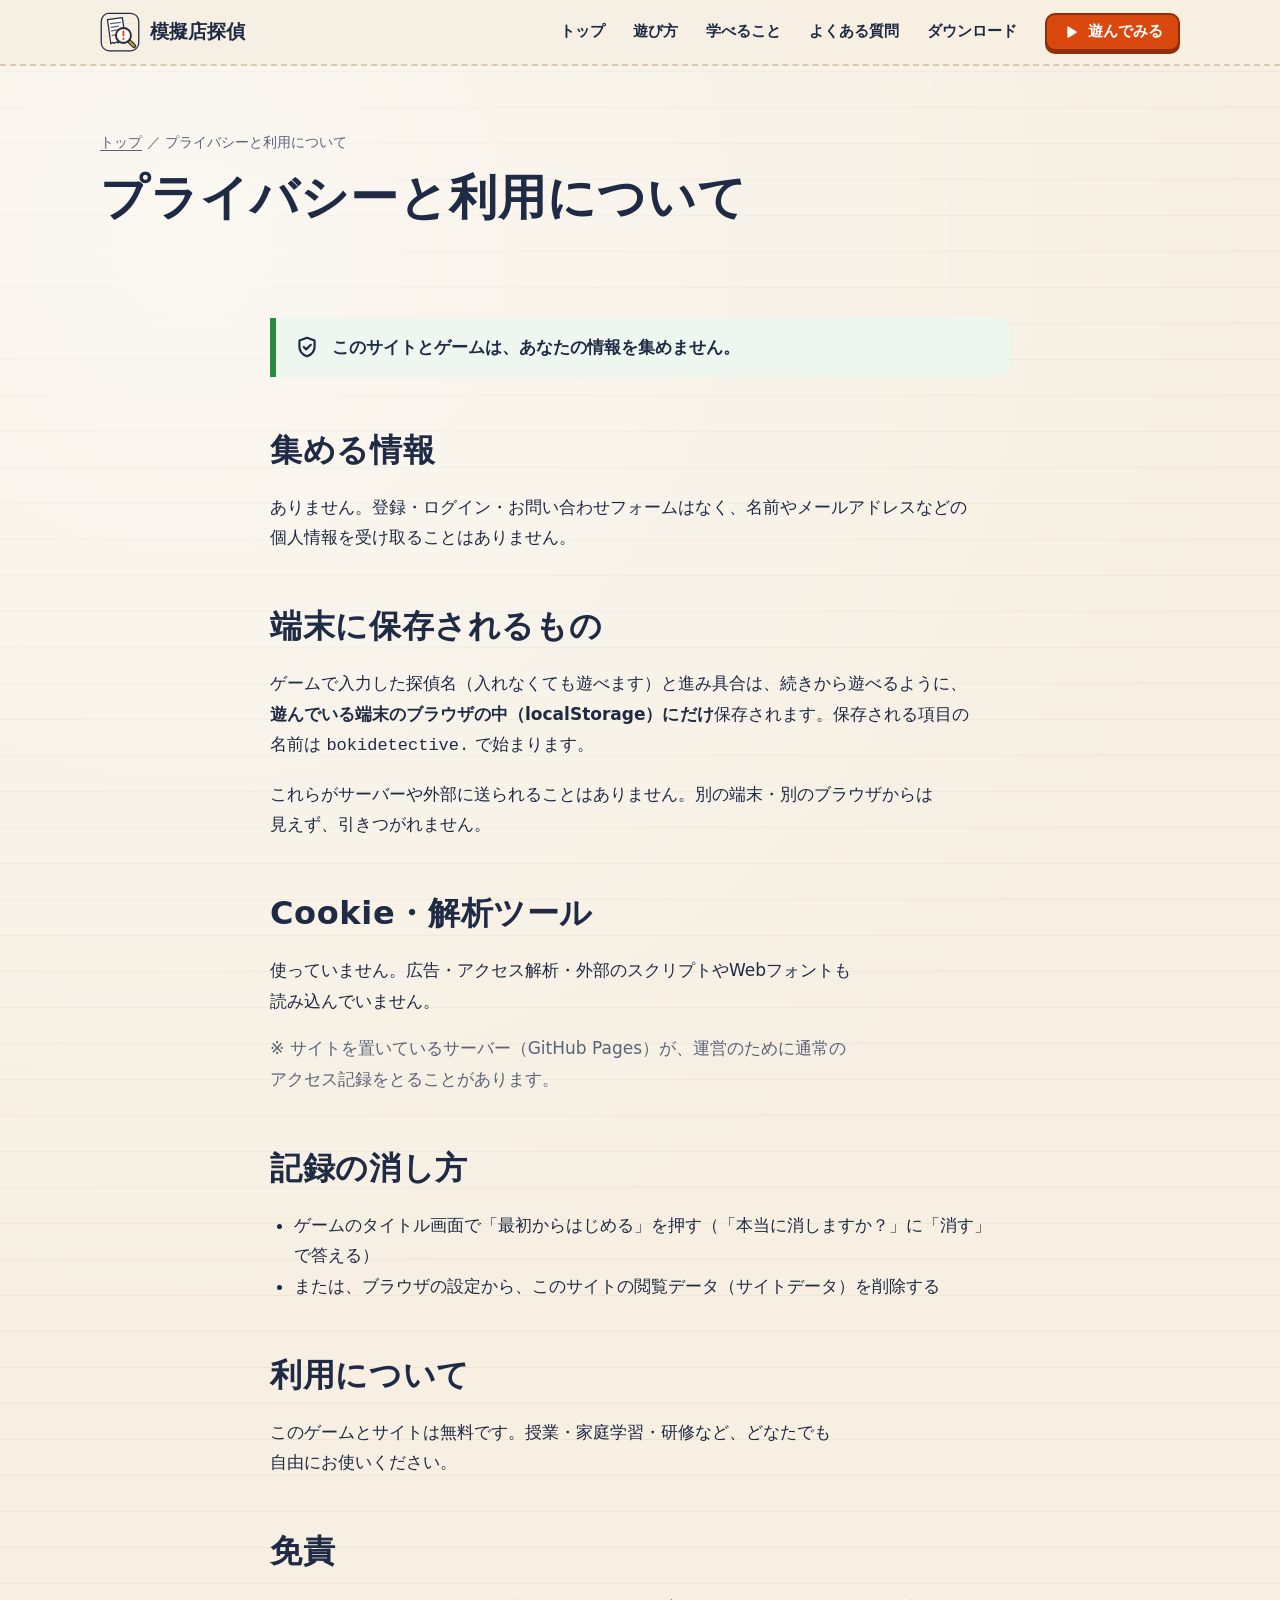
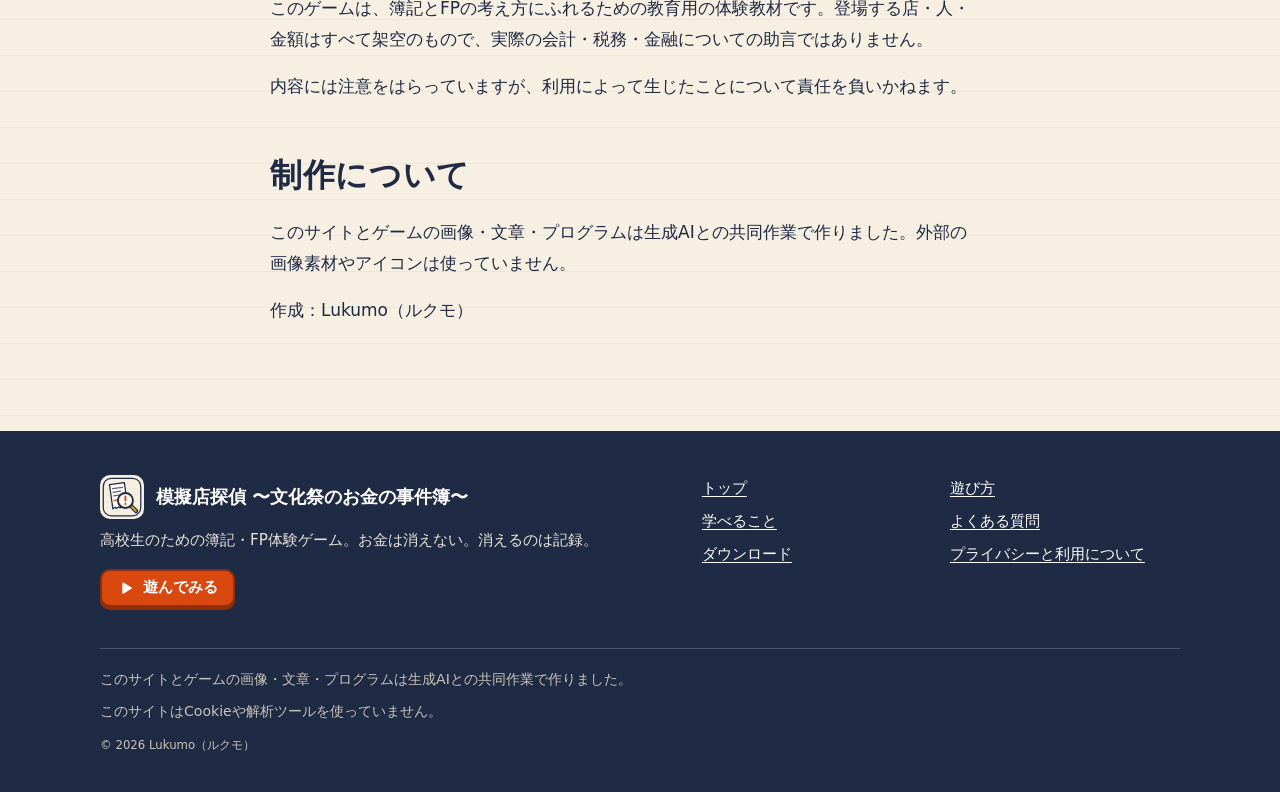
<file: privacy.html>
<!doctype html>
<html lang="ja" class="no-js">
<head>
<meta charset="utf-8">
<meta name="viewport" content="width=device-width, initial-scale=1">
<title>プライバシーと利用について｜模擬店探偵 〜文化祭のお金の事件簿〜</title>
<meta name="description" content="模擬店探偵のプライバシーと利用について。個人情報は集めません。探偵名と進み具合は端末のブラウザにだけ保存され、Cookieや解析ツールは使っていません。">
<meta name="theme-color" content="#f6efe2">
<link rel="icon" href="play/icon/favicon.svg" type="image/svg+xml">
<link rel="icon" href="play/icon/favicon-32.png" sizes="32x32" type="image/png">
<link rel="apple-touch-icon" href="play/icon/apple-touch-icon.png">
<meta property="og:type" content="website">
<meta property="og:site_name" content="模擬店探偵 〜文化祭のお金の事件簿〜">
<meta property="og:title" content="プライバシーと利用について｜模擬店探偵 〜文化祭のお金の事件簿〜">
<meta property="og:description" content="模擬店探偵のプライバシーと利用について。個人情報は集めません。探偵名と進み具合は端末のブラウザにだけ保存され、Cookieや解析ツールは使っていません。">
<meta property="og:image" content="https://mogiten-tantei.github.io/assets/shots/title.png">
<meta property="og:url" content="https://mogiten-tantei.github.io/privacy.html">
<link rel="canonical" href="https://mogiten-tantei.github.io/privacy.html">
<meta property="og:locale" content="ja_JP">
<meta name="twitter:card" content="summary_large_image">
<link rel="stylesheet" href="assets/style.css">
<script src="assets/site.js" defer></script>
</head>
<body>
<a class="skip" href="#main">本文へ<wbr>移動</a>
<header class="site-header">
  <div class="wrap header-inner">
    <a class="brand" href="index.html"><img src="play/icon/icon.svg" width="40" height="40" alt="">模擬店探偵</a>
    <nav class="nav" id="site-nav" aria-label="メインメニュー">
      <ul>
        <li><a href="index.html">トップ</a></li>
        <li><a href="how-to-play.html">遊び方</a></li>
        <li><a href="learn.html">学べる<wbr>こと</a></li>
        <li><a href="faq.html">よく<wbr>ある<wbr>質問</a></li>
        <li><a href="download.html">ダウンロード</a></li>
      </ul>
    </nav>
    <a class="btn btn-play btn-sm header-play" href="play/index.html"><svg class="icon" viewBox="0 0 24 24" fill="none" stroke="currentColor" stroke-width="2" stroke-linecap="round" stroke-linejoin="round" aria-hidden="true" focusable="false"><path d="M8 5.5v13l10.5-6.5z" fill="currentColor"/></svg>遊んで<wbr>みる</a>
    <button class="menu-btn" type="button" aria-controls="site-nav" aria-expanded="false" aria-label="メニューを開く"><span class="bars" aria-hidden="true"><span></span><span></span><span></span></span><span class="label">メニュー</span></button>
  </div>
</header>
<main id="main">

<section class="page-head">
  <div class="wrap">
    <p class="breadcrumb"><a href="index.html">トップ</a> ／ プライバシーと<wbr>利用に<wbr>ついて</p>
    <h1>プライバシーと<wbr>利用に<wbr>ついて</h1>
  </div>
</section>
<section class="section" style="padding-top:12px">
  <div class="wrap prose">
    <div class="callout ok"><svg class="icon" viewBox="0 0 24 24" fill="none" stroke="currentColor" stroke-width="2" stroke-linecap="round" stroke-linejoin="round" aria-hidden="true" focusable="false"><path d="M12 3.5 19 6v5.5c0 4.4-3 7.7-7 9-4-1.3-7-4.6-7-9V6z"/><path d="M9 12l2.2 2.2L15.5 10"/></svg><div><p><strong>この<wbr>サイトと<wbr>ゲームは、<wbr>あなたの<wbr>情報を<wbr>集めません。</strong></p></div></div>

    <h2>集める<wbr>情報</h2>
    <p>ありません。<wbr>登録・ログイン・お問い合わせフォームは<wbr>なく、<wbr>名前や<wbr>メールアドレスなどの<wbr>個人情報を<wbr>受け取る<wbr>ことは<wbr>ありません。</p>

    <h2>端末に<wbr>保存される<wbr>もの</h2>
    <p>ゲームで<wbr>入力した<wbr>探偵名<wbr>（入れなくても<wbr>遊べます）と<wbr>進み具合は、<wbr>続きから<wbr>遊べるように、<strong>遊んでいる<wbr>端末の<wbr>ブラウザの中<wbr>（localStorage）に<wbr>だけ</strong>保存されます。<wbr>保存される<wbr>項目の<wbr>名前は <code>bokidetective.</code> で<wbr>始まります。</p>
    <p>これらが<wbr>サーバーや<wbr>外部に<wbr>送られる<wbr>ことは<wbr>ありません。<wbr>別の<wbr>端末・別の<wbr>ブラウザからは<wbr>見えず、<wbr>引きつがれません。</p>

    <h2>Cookie・解析ツール</h2>
    <p>使っていません。<wbr>広告・アクセス解析・外部の<wbr>スクリプトや<wbr>Webフォントも<wbr>読み込んでいません。</p>
    <p class="muted">※ サイトを<wbr>置いている<wbr>サーバー<wbr>（GitHub Pages）が、<wbr>運営の<wbr>ために<wbr>通常の<wbr>アクセス記録を<wbr>とることがあります。</p>

    <h2>記録の<wbr>消し方</h2>
    <ul>
      <li>ゲームの<wbr>タイトル画面で<wbr>「最初から<wbr>はじめる」を<wbr>押す（<wbr>「本当に<wbr>消しますか？」に<wbr>「消す」で<wbr>答える）</li>
      <li>または、<wbr>ブラウザの<wbr>設定から、<wbr>この<wbr>サイトの<wbr>閲覧データ<wbr>（サイトデータ）を<wbr>削除する</li>
    </ul>

    <h2>利用に<wbr>ついて</h2>
    <p>この<wbr>ゲームと<wbr>サイトは<wbr>無料です。<wbr>授業・家庭学習・研修など、<wbr>どなたでも<wbr>自由に<wbr>お使いください。</p>

    <h2>免責</h2>
    <p>この<wbr>ゲームは、<wbr>簿記と<wbr>FPの<wbr>考え方に<wbr>ふれる<wbr>ための<wbr>教育用の<wbr>体験教材です。<wbr>登場する<wbr>店・人・金額は<wbr>すべて<wbr>架空の<wbr>もので、<wbr>実際の<wbr>会計・税務・金融に<wbr>ついての<wbr>助言ではありません。</p>
    <p>内容には<wbr>注意を<wbr>はらっていますが、<wbr>利用に<wbr>よって<wbr>生じたことに<wbr>ついて<wbr>責任を<wbr>負いかねます。</p>

    <h2>制作に<wbr>ついて</h2>
    <p>この<wbr>サイトと<wbr>ゲームの<wbr>画像・文章・<wbr>プログラムは<wbr>生成AIとの<wbr>共同作業で<wbr>作りました。<wbr>外部の<wbr>画像素材や<wbr>アイコンは<wbr>使っていません。</p>
    <p>作成：Lukumo<wbr>（ルクモ）</p>
  </div>
</section>
</main>
<footer class="site-footer">
  <div class="wrap">
    <div class="footer-grid">
      <div>
        <div class="footer-brand"><img src="play/icon/icon.svg" width="44" height="44" alt="">模擬店探偵 〜文化祭の<wbr>お金の<wbr>事件簿〜</div>
        <p>高校生の<wbr>ための<wbr>簿記・FP体験ゲーム。<wbr>お金は<wbr>消えない。<wbr>消えるのは<wbr>記録。</p>
        <p><a class="btn btn-play btn-sm" href="play/index.html"><svg class="icon" viewBox="0 0 24 24" fill="none" stroke="currentColor" stroke-width="2" stroke-linecap="round" stroke-linejoin="round" aria-hidden="true" focusable="false"><path d="M8 5.5v13l10.5-6.5z" fill="currentColor"/></svg>遊んで<wbr>みる</a></p>
      </div>
      <nav class="footer-nav" aria-label="フッターメニュー">
        <ul>
          <li><a href="index.html">トップ</a></li>
          <li><a href="how-to-play.html">遊び方</a></li>
          <li><a href="learn.html">学べる<wbr>こと</a></li>
          <li><a href="faq.html">よく<wbr>ある<wbr>質問</a></li>
          <li><a href="download.html">ダウンロード</a></li>
          <li><a href="privacy.html">プライバシーと<wbr>利用に<wbr>ついて</a></li>
        </ul>
      </nav>
    </div>
    <div class="footer-note">
      <p>この<wbr>サイトと<wbr>ゲームの<wbr>画像・文章・<wbr>プログラムは<wbr>生成AIとの<wbr>共同作業で<wbr>作りました。</p>
      <p>この<wbr>サイトは<wbr>Cookieや<wbr>解析ツールを<wbr>使っていません。</p>
      <p><small>© 2026 Lukumo<wbr>（ルクモ）</small></p>
    </div>
  </div>
</footer>
</body>
</html>
</file>
<file: assets/style.css>
/* 模擬店探偵 紹介サイト 共通スタイル
   テーマ：文化祭×探偵ノート（クラフト紙・レシート・赤ペン・虫めがね） */

:root {
  --paper: #f6efe2;
  --paper2: #efe4cf;
  --ink: #1f2a44;
  --ink-soft: #5a6378;
  --accent: #d9480f;
  --accent-dark: #b23a0b;
  --ok: #2b8a3e;
  --gold: #c99a2e;
  --card: #fffdf8;
  --line: #d8cbb3;
  --radius: 14px;
  --wrap: 1120px;
  --font: system-ui, "Hiragino Maru Gothic ProN", "BIZ UDPGothic", "Meiryo", sans-serif;
}

*, *::before, *::after { box-sizing: border-box; }

html { -webkit-text-size-adjust: 100%; scroll-behavior: smooth; }

body {
  margin: 0;
  font-family: var(--font);
  font-size: 17px;
  line-height: 1.8;
  color: var(--ink);
  background-color: var(--paper);
  /* ノートの罫線をうっすら */
  background-image:
    radial-gradient(circle at 15% 10%, rgba(255,255,255,.55), transparent 45%),
    repeating-linear-gradient(to bottom, transparent 0 35px, rgba(216,203,179,.28) 35px 36px);
  overflow-x: hidden;
}

img, svg { max-width: 100%; }
img { height: auto; display: block; }

a { color: var(--accent-dark); text-underline-offset: 3px; }
a:hover { color: var(--accent); }

:focus-visible { outline: 3px solid var(--accent); outline-offset: 3px; border-radius: 4px; }

h1, h2, h3, h4 { line-height: 1.4; margin: 0 0 .6em; letter-spacing: .02em; }
h1 { font-size: clamp(1.9rem, 5vw, 3rem); }
h2 { font-size: clamp(1.45rem, 3.4vw, 2rem); }
h3 { font-size: clamp(1.12rem, 2.2vw, 1.3rem); }
p { margin: 0 0 1em; }
ul, ol { margin: 0 0 1em; padding-left: 1.4em; }

.wrap { width: 100%; max-width: var(--wrap); margin: 0 auto; padding: 0 20px; }
.skip { position: absolute; left: -9999px; top: 0; background: var(--ink); color: #fff; padding: 8px 14px; z-index: 100; }
.skip:focus { left: 8px; top: 8px; color: #fff; }

.icon { width: 1.2em; height: 1.2em; flex: none; vertical-align: -.22em; }

/* ---------- ヘッダー ---------- */
.site-header {
  position: sticky; top: 0; z-index: 50;
  background: rgba(246, 239, 226, .96);
  border-bottom: 2px dashed var(--line);
}
.header-inner { display: flex; align-items: center; gap: 16px; min-height: 64px; }
.brand { display: flex; align-items: center; gap: 10px; text-decoration: none; color: var(--ink); font-weight: 800; font-size: 1.2rem; white-space: nowrap; }
.brand img { width: 40px; height: 40px; }
.brand:hover { color: var(--ink); }

.nav { margin-left: auto; }
.nav ul { list-style: none; margin: 0; padding: 0; display: flex; gap: 4px; flex-wrap: wrap; }
.nav a {
  display: block; padding: 6px 12px; border-radius: 999px;
  color: var(--ink); text-decoration: none; font-weight: 700; font-size: .95rem;
}
.nav a:hover { background: var(--paper2); }
.nav a[aria-current="page"] { background: var(--ink); color: #fff; }

.menu-btn {
  display: none; margin-left: auto;
  align-items: center; gap: 6px;
  font: inherit; font-weight: 700; font-size: .95rem;
  color: var(--ink); background: var(--card);
  border: 2px solid var(--ink); border-radius: 10px; padding: 6px 12px; cursor: pointer;
}
.menu-btn .bars { width: 18px; height: 14px; position: relative; }
.menu-btn .bars span { position: absolute; left: 0; right: 0; height: 2px; background: var(--ink); border-radius: 2px; transition: transform .2s, opacity .2s; }
.menu-btn .bars span:nth-child(1) { top: 0; }
.menu-btn .bars span:nth-child(2) { top: 6px; }
.menu-btn .bars span:nth-child(3) { top: 12px; }
.menu-btn[aria-expanded="true"] .bars span:nth-child(1) { transform: translateY(6px) rotate(45deg); }
.menu-btn[aria-expanded="true"] .bars span:nth-child(2) { opacity: 0; }
.menu-btn[aria-expanded="true"] .bars span:nth-child(3) { transform: translateY(-6px) rotate(-45deg); }

/* ---------- ボタン ---------- */
.btn {
  display: inline-flex; align-items: center; justify-content: center; gap: .5em;
  font: inherit; font-weight: 800; text-decoration: none; line-height: 1.3;
  padding: .7em 1.3em; border-radius: 12px; border: 2px solid var(--ink);
  background: var(--card); color: var(--ink);
  box-shadow: 0 4px 0 var(--ink);
  transition: transform .12s, box-shadow .12s;
}
.btn:hover { color: var(--ink); transform: translateY(-1px); box-shadow: 0 5px 0 var(--ink); }
.btn:active { transform: translateY(3px); box-shadow: 0 1px 0 var(--ink); }
.btn-play { background: var(--accent); color: #fff; border-color: #8f2f09; box-shadow: 0 4px 0 #8f2f09; }
.btn-play:hover { color: #fff; background: #c8420d; box-shadow: 0 5px 0 #8f2f09; }
.btn-play:active { box-shadow: 0 1px 0 #8f2f09; }
.btn-sm { padding: .45em 1em; font-size: .95rem; border-radius: 10px; box-shadow: 0 3px 0 #8f2f09; }
.btn-lg { font-size: clamp(1.15rem, 2.6vw, 1.45rem); padding: .75em 1.6em; border-radius: 14px; }
.btn-row { display: flex; flex-wrap: wrap; gap: 14px; align-items: center; }

/* ---------- セクション ---------- */
main { display: block; }
.section { padding: clamp(48px, 7vw, 88px) 0; }
.section-alt { background: rgba(239, 228, 207, .65); border-top: 2px dashed var(--line); border-bottom: 2px dashed var(--line); }
.section-head { text-align: center; max-width: 760px; margin: 0 auto clamp(28px, 4vw, 44px); }
.section-head p { color: var(--ink-soft); }
.eyebrow {
  display: inline-block; font-weight: 800; font-size: .9rem; letter-spacing: .08em;
  color: var(--accent-dark); border: 2px solid var(--accent); border-radius: 8px;
  padding: 0 10px; margin-bottom: 10px; transform: rotate(-2deg); background: var(--card);
}
.lead { font-size: clamp(1.05rem, 2vw, 1.2rem); }
.muted { color: var(--ink-soft); }
.center { text-align: center; }

/* 赤ペンのマーカー */
.pen {
  background: linear-gradient(transparent 62%, rgba(217, 72, 15, .28) 62%, rgba(217, 72, 15, .28) 92%, transparent 92%);
  padding: 0 .1em; color: inherit;
}
.pen-circle { position: relative; display: inline-block; white-space: nowrap; }
.pen-circle svg { position: absolute; left: -7%; top: -16%; width: 114%; max-width: none; height: 132%; pointer-events: none; overflow: visible; }

/* ---------- レシート風カード（上下ギザギザ） ---------- */
.receipt {
  position: relative; background: var(--card); padding: 26px 24px;
  margin: 10px 0;
  filter: drop-shadow(0 3px 4px rgba(31, 42, 68, .14));
}
.receipt::before, .receipt::after {
  content: ""; position: absolute; left: 0; right: 0; height: 9px;
  background-size: 18px 9px; background-repeat: repeat-x;
}
.receipt::before { top: -9px; background-image: conic-gradient(from 135deg at 50% 0, var(--card) 90deg, transparent 0); }
.receipt::after { bottom: -9px; background-image: conic-gradient(from -45deg at 50% 100%, var(--card) 90deg, transparent 0); }
.receipt > :last-child { margin-bottom: 0; }
.receipt .rule { border: 0; border-top: 2px dashed var(--line); margin: 14px 0; }

.card {
  background: var(--card); border: 2px solid var(--line); border-radius: var(--radius);
  padding: 22px; box-shadow: 0 2px 0 var(--line);
}
.card > :last-child { margin-bottom: 0; }

.grid { display: grid; gap: 22px; }
.grid-2 { grid-template-columns: repeat(2, minmax(0, 1fr)); }
.grid-3 { grid-template-columns: repeat(3, minmax(0, 1fr)); }
.grid-4 { grid-template-columns: repeat(4, minmax(0, 1fr)); }

/* ---------- ヒーロー ---------- */
.hero { padding: clamp(36px, 6vw, 72px) 0 clamp(48px, 7vw, 80px); overflow: hidden; }
.hero-inner { display: grid; grid-template-columns: minmax(0, 1fr) minmax(0, 1.12fr); gap: clamp(24px, 4vw, 56px); align-items: center; }
.hero-tag {
  display: inline-block; font-weight: 800; color: var(--accent-dark); background: var(--card);
  border: 2px solid var(--accent); border-radius: 8px; padding: 2px 12px; transform: rotate(-3deg); margin-bottom: 12px;
}
.hero h1 { margin-bottom: .1em; font-size: clamp(2.4rem, 6.4vw, 4rem); letter-spacing: .04em; }
.hero .subtitle { font-size: clamp(1.1rem, 2.6vw, 1.5rem); font-weight: 800; color: var(--ink-soft); margin-bottom: 1em; }
.catch {
  font-size: clamp(1.25rem, 3vw, 1.75rem); font-weight: 800; line-height: 1.6; margin: 0 0 .8em;
}
.catch .strike { position: relative; color: var(--accent-dark); white-space: nowrap; }
.hero .note { font-size: .95rem; color: var(--ink-soft); margin-top: 14px; }

/* ノートPCの枠 */
.laptop { position: relative; margin: 0 auto; max-width: 640px; width: 100%; }
.laptop-screen {
  background: #1b2236; border-radius: 16px 16px 4px 4px; padding: 3.2% 3.2% 3.6%;
  box-shadow: 0 0 0 2px #2c3552 inset;
}
.laptop-screen img { width: 100%; border-radius: 3px; aspect-ratio: 16 / 9; object-fit: cover; }
.laptop-base {
  height: 18px; margin: 0 -7%;
  background: linear-gradient(#d9d1c1, #b7ad99);
  border-radius: 2px 2px 14px 14px; position: relative;
  box-shadow: 0 10px 18px rgba(31,42,68,.18);
}
.laptop-base::before { content: ""; position: absolute; left: 50%; top: 0; width: 18%; height: 7px; transform: translateX(-50%); background: #a59a85; border-radius: 0 0 8px 8px; }
.hero-visual { position: relative; padding: 10px 7% 0; }
.hero-visual .loupe { position: absolute; right: -2%; bottom: -18px; width: 22%; max-width: 130px; transform: rotate(-12deg); filter: drop-shadow(0 6px 8px rgba(31,42,68,.2)); }
.sticky-note {
  position: absolute; left: 0; top: -6px; z-index: 2; transform: rotate(-6deg);
  background: #fff3c4; border: 1px solid #e9d894; padding: 6px 12px; font-weight: 800; font-size: .9rem;
  box-shadow: 0 3px 6px rgba(31,42,68,.12);
}

/* ---------- 特長 ---------- */
.feature { text-align: left; }
.feature .f-icon {
  width: 64px; height: 64px; border-radius: 50%; background: var(--paper2);
  display: grid; place-items: center; margin-bottom: 12px; border: 2px solid var(--line);
}
.feature .f-icon svg { width: 36px; height: 36px; }
.feature h3 { margin-bottom: .4em; }

/* ---------- 写真つきステップ ---------- */
.shot {
  border: 3px solid var(--ink); border-radius: 10px; overflow: hidden; background: var(--ink);
  box-shadow: 0 6px 0 rgba(31,42,68,.12);
}
.shot img { width: 100%; aspect-ratio: 16 / 9; object-fit: cover; }
figure { margin: 0; }
figcaption { font-size: .92rem; color: var(--ink-soft); margin-top: 8px; }

.digest { counter-reset: dg; }
.digest li { list-style: none; }
.digest .num, .step-num {
  display: inline-grid; place-items: center; width: 2em; height: 2em; border-radius: 50%;
  background: var(--accent); color: #fff; font-weight: 800; margin-right: .4em; flex: none;
}
.digest h3 { display: flex; align-items: center; margin: 14px 0 6px; }
.digest p { margin: 0; color: var(--ink-soft); font-size: .97rem; }
ol.digest { padding: 0; margin: 0; }

.steps { list-style: none; padding: 0; margin: 0; display: grid; gap: 34px; }
.step { display: grid; grid-template-columns: minmax(0, 1fr) minmax(0, 1.1fr); gap: clamp(18px, 3vw, 36px); align-items: center; }
.step:nth-child(even) .step-text { order: 2; }
.step h3 { display: flex; align-items: center; gap: 4px; }
.step-text > :last-child { margin-bottom: 0; }
.step .tag { display: inline-block; font-size: .82rem; font-weight: 800; background: var(--gold); color: var(--ink); border-radius: 6px; padding: 0 8px; margin-left: 6px; }

/* ---------- セット ---------- */
.sets { display: grid; gap: 22px; grid-template-columns: repeat(auto-fit, minmax(300px, 1fr)); }
.set-card h3 { display: flex; align-items: center; gap: 10px; margin-bottom: 10px; }
.set-no {
  display: inline-grid; place-items: center; min-width: 2.2em; height: 2.2em; padding: 0 .4em; border-radius: 10px;
  background: var(--ink); color: #fff; font-weight: 800; font-size: .95rem;
}
.day { display: grid; grid-template-columns: auto minmax(0, 1fr); gap: 4px 12px; align-items: start; margin: 0; }
.day + .day { margin-top: 12px; padding-top: 12px; border-top: 2px dashed var(--line); }
.day-label {
  font-size: .8rem; font-weight: 800; border-radius: 6px; padding: 2px 8px; white-space: nowrap; margin-top: 3px;
  background: var(--paper2); border: 1px solid var(--line);
}
.day-2 .day-label { background: var(--ink); color: #fff; border-color: var(--ink); }
.case-title { font-weight: 800; display: block; line-height: 1.5; }
.case-shop { font-size: .88rem; color: var(--ink-soft); }
.case-learn { display: block; font-size: .95rem; margin-top: 2px; }
.case-learn::before { content: "学べること："; color: var(--ok); font-weight: 800; }
.fp-chip {
  display: inline-block; margin-top: 6px; font-size: .85rem; font-weight: 800;
  color: #6b4e0c; background: #f7ecd0; border: 1.5px solid var(--gold); border-radius: 999px; padding: 0 10px;
}

/* ---------- 場面 ---------- */
.scene { display: flex; gap: 16px; align-items: flex-start; }
.scene .s-icon { flex: none; width: 56px; height: 56px; border-radius: 14px; background: var(--card); border: 2px solid var(--line); display: grid; place-items: center; }
.scene .s-icon svg { width: 32px; height: 32px; }

/* ---------- CTA ---------- */
.cta { text-align: center; }
.cta .receipt { max-width: 720px; margin: 0 auto; padding: 36px 24px; }
.cta .btn-row { justify-content: center; }

/* ---------- ページ見出し ---------- */
.page-head { padding: clamp(36px, 6vw, 64px) 0 clamp(18px, 3vw, 28px); }
.page-head p { color: var(--ink-soft); max-width: 760px; }
.breadcrumb { font-size: .9rem; color: var(--ink-soft); margin-bottom: 8px; }
.breadcrumb a { color: var(--ink-soft); }

.toc { display: flex; flex-wrap: wrap; gap: 8px; list-style: none; padding: 0; margin: 18px 0 0; }
.toc a { display: inline-block; padding: 4px 14px; border: 2px solid var(--line); border-radius: 999px; background: var(--card); text-decoration: none; color: var(--ink); font-weight: 700; font-size: .92rem; }
.toc a:hover { border-color: var(--ink); }

.prose { max-width: 780px; }
.prose h2 { margin-top: 1.6em; }
.prose h2:first-child { margin-top: 0; }

/* 表 */
.table-wrap { overflow-x: auto; -webkit-overflow-scrolling: touch; max-width: 100%; }
table { border-collapse: collapse; width: 100%; background: var(--card); font-size: .97rem; }
th, td { border: 1.5px solid var(--line); padding: 10px 12px; text-align: left; vertical-align: top; }
thead th { background: var(--ink); color: #fff; border-color: var(--ink); }
td.num, th.num { text-align: right; white-space: nowrap; font-weight: 800; }

.formula {
  font-weight: 800; font-size: clamp(1rem, 2.2vw, 1.15rem); line-height: 1.9;
  background: var(--card); border: 2px solid var(--ink); border-radius: 12px; padding: 14px 18px;
}
.formula .minus { color: var(--accent-dark); }

.callout { display: flex; gap: 12px; align-items: flex-start; background: #fff7e6; border-left: 6px solid var(--gold); border-radius: 0 12px 12px 0; padding: 14px 18px; margin: 18px 0; }
.callout.ok { background: #edf7ef; border-left-color: var(--ok); }
.callout.warn { background: #fff0e8; border-left-color: var(--accent); }
.callout > svg { width: 26px; height: 26px; flex: none; margin-top: 2px; }
.callout > div > :last-child { margin-bottom: 0; }

.check-list { list-style: none; padding: 0; }
.check-list li { position: relative; padding-left: 1.8em; margin-bottom: .5em; }
.check-list li::before {
  content: ""; position: absolute; left: 0; top: .35em; width: 1.1em; height: 1.1em; border-radius: 4px; border: 2px solid var(--ok);
}
.check-list li::after {
  content: ""; position: absolute; left: .32em; top: .5em; width: .42em; height: .7em;
  border: solid var(--ok); border-width: 0 3px 3px 0; transform: rotate(45deg);
}

/* ミニ辞典 */
.dict { display: grid; gap: 18px; grid-template-columns: repeat(auto-fit, minmax(300px, 1fr)); }
.term h3 { margin-bottom: .2em; }
.term .yomi { font-size: .85rem; color: var(--ink-soft); font-weight: 700; margin-left: 6px; }
.term .plain { font-weight: 800; color: var(--accent-dark); margin-bottom: .5em; }
.term .scene-in-game { font-size: .93rem; color: var(--ink-soft); margin: 0; }
.term .scene-in-game b { color: var(--ink); }

/* FAQ */
.faq { display: grid; gap: 14px; max-width: 860px; }
.faq details { background: var(--card); border: 2px solid var(--line); border-radius: 12px; }
.faq details[open] { border-color: var(--ink); }
.faq summary {
  cursor: pointer; list-style: none; padding: 16px 52px 16px 18px; font-weight: 800; position: relative;
  display: flex; gap: 10px; align-items: flex-start;
}
.faq summary::-webkit-details-marker { display: none; }
.faq summary .q { flex: none; color: var(--accent-dark); font-weight: 900; }
.faq summary::after {
  content: ""; position: absolute; right: 20px; top: 24px; width: 10px; height: 10px;
  border: solid var(--ink); border-width: 0 3px 3px 0; transform: rotate(45deg); transition: transform .2s;
}
.faq details[open] summary::after { transform: rotate(-135deg); top: 28px; }
.faq .answer { padding: 0 18px 18px 18px; border-top: 2px dashed var(--line); padding-top: 14px; margin: 0 0 0; }
.faq .answer > :last-child { margin-bottom: 0; }

/* ダウンロード */
.dl-box { display: grid; grid-template-columns: auto minmax(0, 1fr); gap: 22px; align-items: center; }
.dl-box .zip-icon { width: 96px; height: 96px; }
.three-steps { counter-reset: st; list-style: none; padding: 0; display: grid; gap: 22px; grid-template-columns: repeat(3, minmax(0, 1fr)); }
.three-steps li { position: relative; }
.three-steps .step-num { margin-bottom: 10px; }

/* ---------- フッター ---------- */
.site-footer { margin-top: 0; background: var(--ink); color: #e9e4d8; padding: 44px 0 30px; font-size: .95rem; }
.site-footer a { color: #fff; }
.site-footer a:hover { color: #ffd8c4; }
.footer-grid { display: grid; grid-template-columns: minmax(0, 1.2fr) minmax(0, 1fr); gap: 28px; }
.footer-brand { display: flex; align-items: center; gap: 12px; font-weight: 800; font-size: 1.15rem; color: #fff; margin-bottom: 8px; }
.footer-brand img { width: 44px; height: 44px; background: var(--paper); border-radius: 10px; padding: 2px; }
.footer-nav ul { list-style: none; padding: 0; margin: 0; display: grid; grid-template-columns: repeat(2, minmax(0, 1fr)); gap: 6px 18px; }
.footer-note { border-top: 1px solid rgba(255,255,255,.2); margin-top: 26px; padding-top: 18px; color: #c9c4b8; font-size: .88rem; }
.footer-note p { margin-bottom: .5em; }

/* ---------- 控えめな動き ---------- */
.reveal { opacity: 0; transform: translateY(14px); transition: opacity .6s ease, transform .6s ease; }
.reveal.is-in { opacity: 1; transform: none; }
.no-js .reveal { opacity: 1; transform: none; }

@media (prefers-reduced-motion: reduce) {
  html { scroll-behavior: auto; }
  *, *::before, *::after { transition: none !important; animation: none !important; }
  .reveal { opacity: 1; transform: none; }
}

/* ---------- レスポンシブ ---------- */
@media (max-width: 1080px) {
  .nav a { padding: 6px 9px; font-size: .9rem; }
}
@media (max-width: 960px) {
  .grid-4 { grid-template-columns: repeat(2, minmax(0, 1fr)); }
  .hero-inner { grid-template-columns: minmax(0, 1fr); }
  .hero-copy { text-align: center; }
  .hero .btn-row { justify-content: center; }
  /* メニューを折りたたむ（JSがあるときだけ） */
  .js .menu-btn { display: inline-flex; }
  .js .header-play { margin-left: auto; }
  .js .menu-btn { margin-left: 0; }
  .js .nav {
    position: absolute; left: 0; right: 0; top: 100%;
    background: var(--paper); border-bottom: 2px dashed var(--line);
    padding: 8px 20px 16px; display: none;
  }
  .js .nav.is-open { display: block; }
  .js .nav ul { flex-direction: column; gap: 2px; }
  .js .nav a { padding: 10px 14px; font-size: 1rem; border-radius: 10px; }
  .no-js .header-inner { flex-wrap: wrap; padding-bottom: 8px; }
  .no-js .nav { order: 3; width: 100%; margin-left: 0; }
}
@media (max-width: 760px) {
  body { font-size: 16px; }
  .grid-2, .grid-3, .three-steps { grid-template-columns: minmax(0, 1fr); }
  .step { grid-template-columns: minmax(0, 1fr); }
  .step:nth-child(even) .step-text { order: 0; }
  .footer-grid { grid-template-columns: minmax(0, 1fr); }
  .dl-box { grid-template-columns: minmax(0, 1fr); text-align: center; }
  .dl-box .zip-icon { margin: 0 auto; }
  .dl-box .btn-row { justify-content: center; }
}
@media (max-width: 520px) {
  .wrap { padding: 0 16px; }
  .grid-4 { grid-template-columns: minmax(0, 1fr); }
  .brand { font-size: 1.05rem; gap: 8px; }
  .brand img { width: 34px; height: 34px; }
  .header-inner { gap: 8px; }
  .menu-btn { padding: 6px 9px; }
  .menu-btn .label { position: absolute; width: 1px; height: 1px; overflow: hidden; clip: rect(0 0 0 0); }
  .header-play { padding: .45em .8em; font-size: .9rem; }
  .sets, .dict { grid-template-columns: minmax(0, 1fr); }
  .receipt { padding: 22px 18px; }
  .card { padding: 18px; }
}
@media (max-width: 360px) {
  .header-play .icon { display: none; }
}

/* ===== 読みやすい改行 =====
   日本語は文節の切れ目（tools/phrase_wrap.py が入れた <wbr>）だけで改行する。
   見出しは行の長さをそろえ、本文は最後の行に1〜2文字だけ残らないようにする。 */
body { word-break: keep-all; overflow-wrap: anywhere; line-break: strict; }
h1, h2, h3, h4, .lead, summary, figcaption, .btn { text-wrap: balance; }
p, li, dd, td, th { text-wrap: pretty; }
</file>
